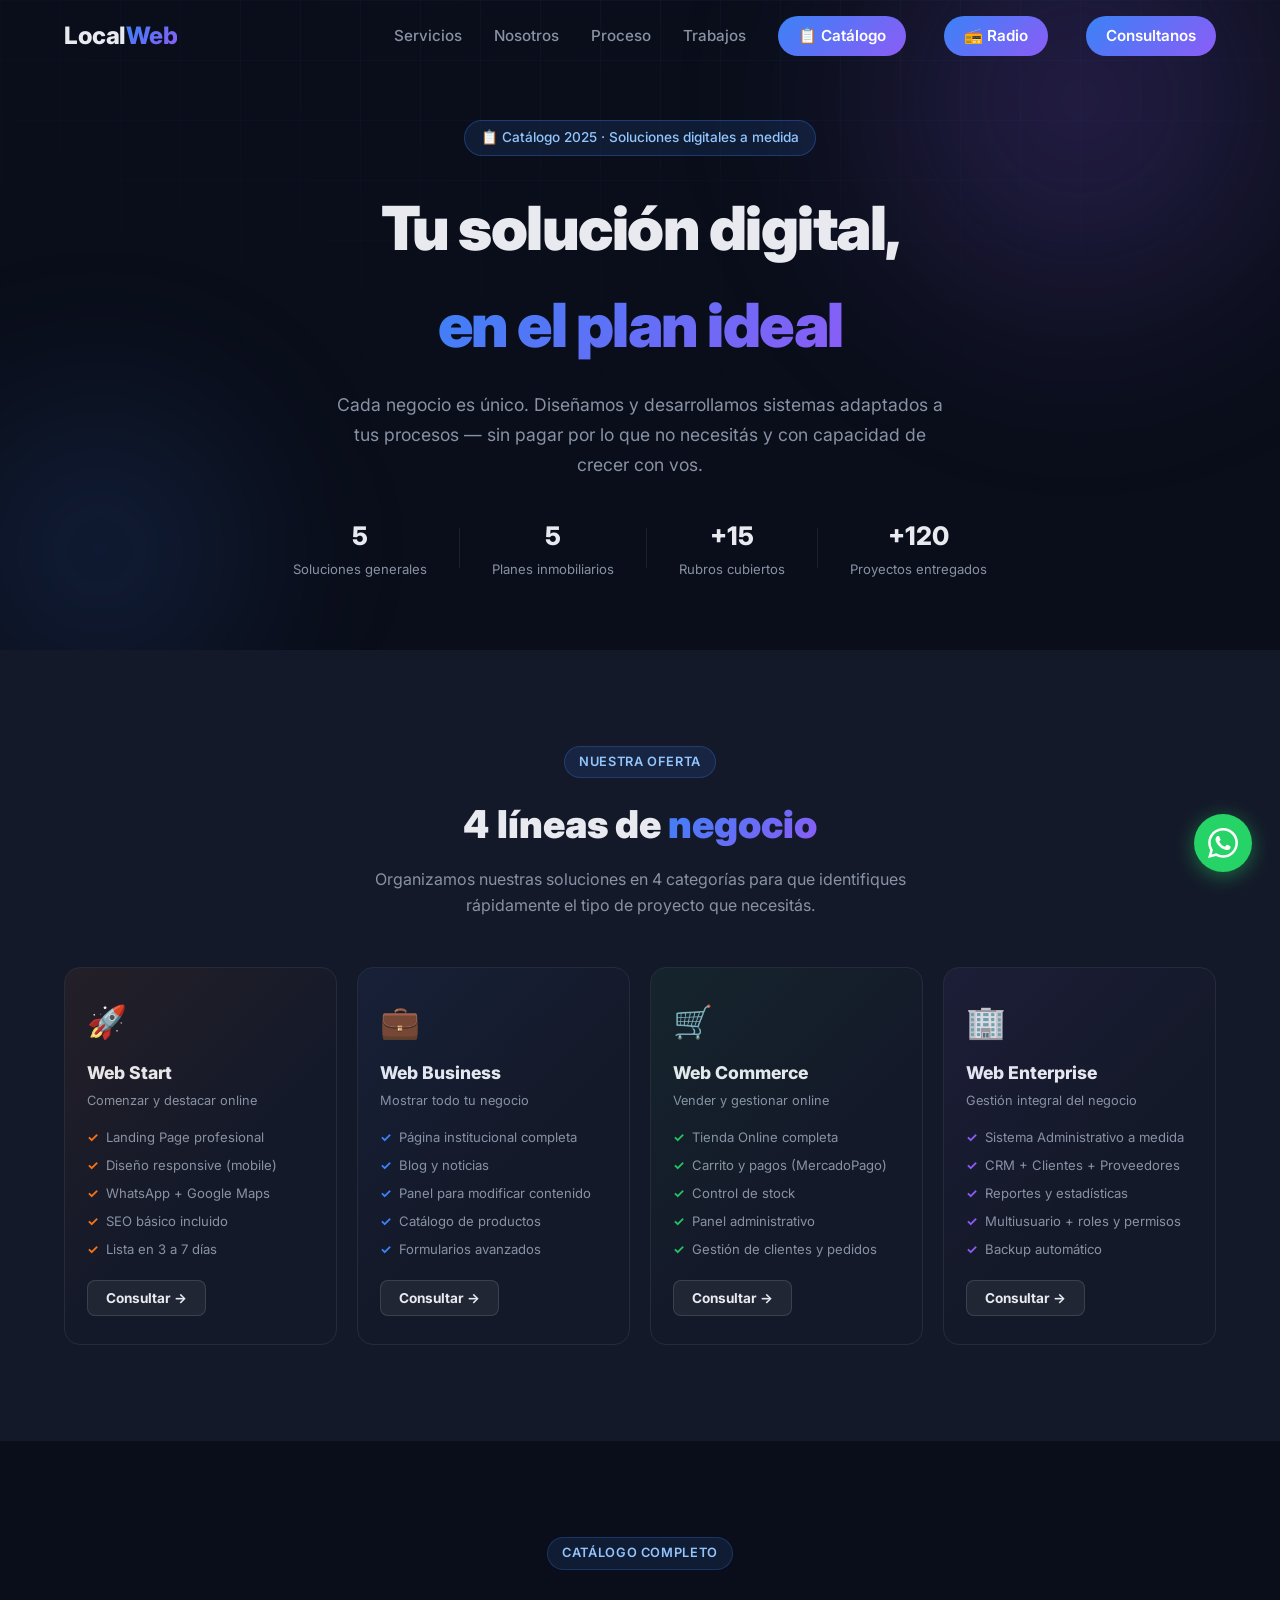
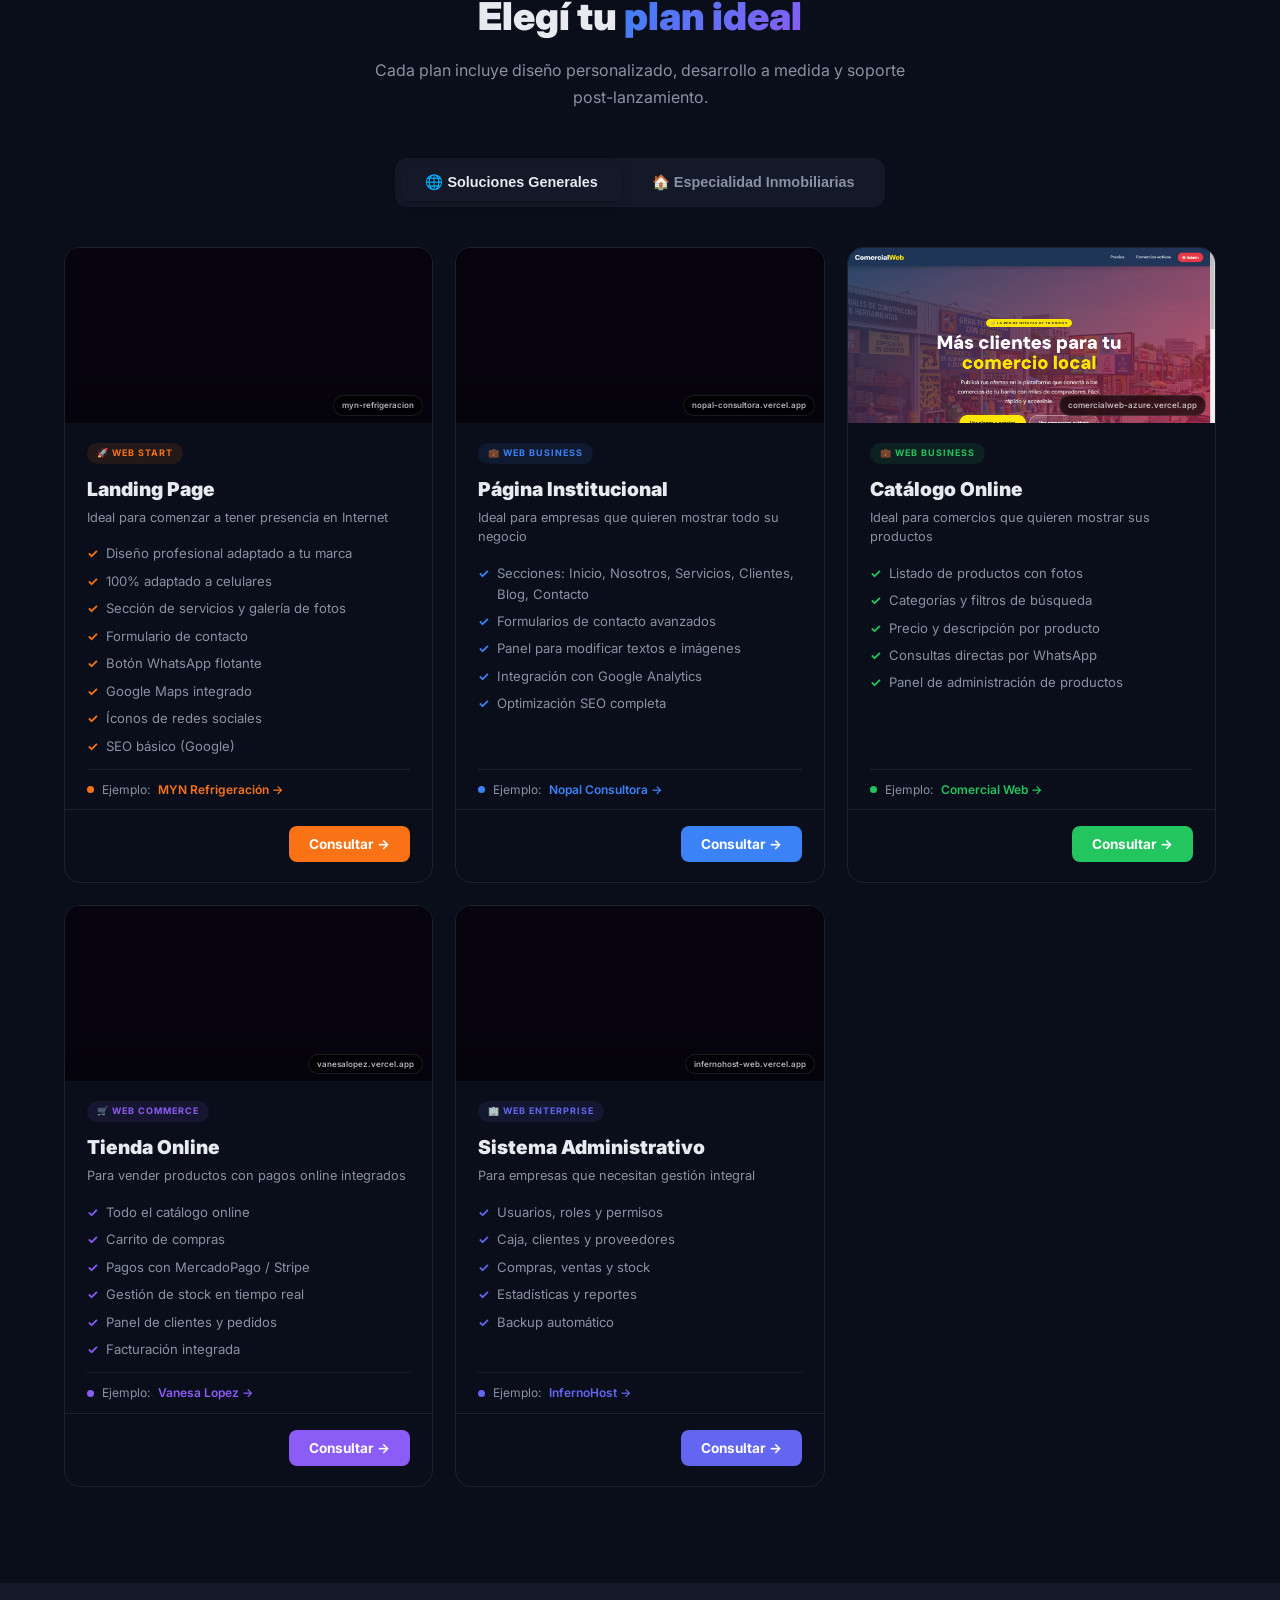
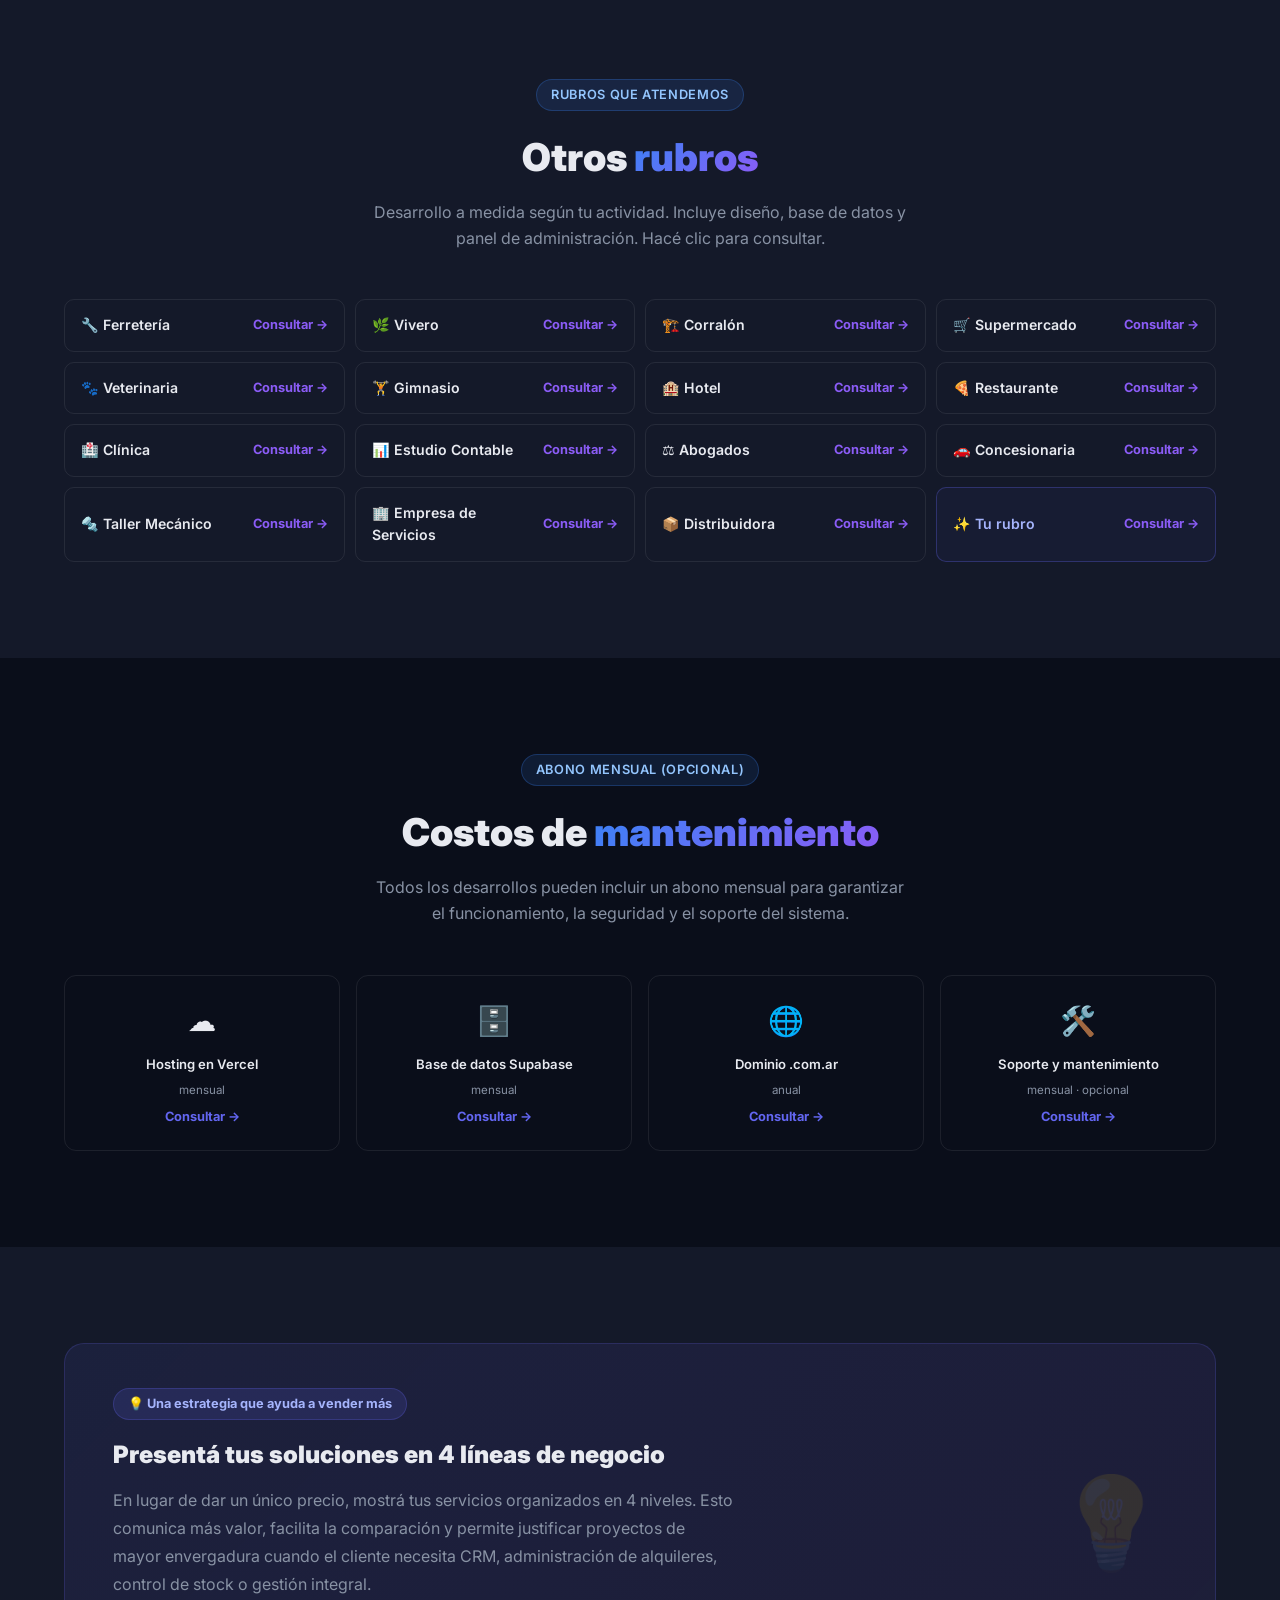
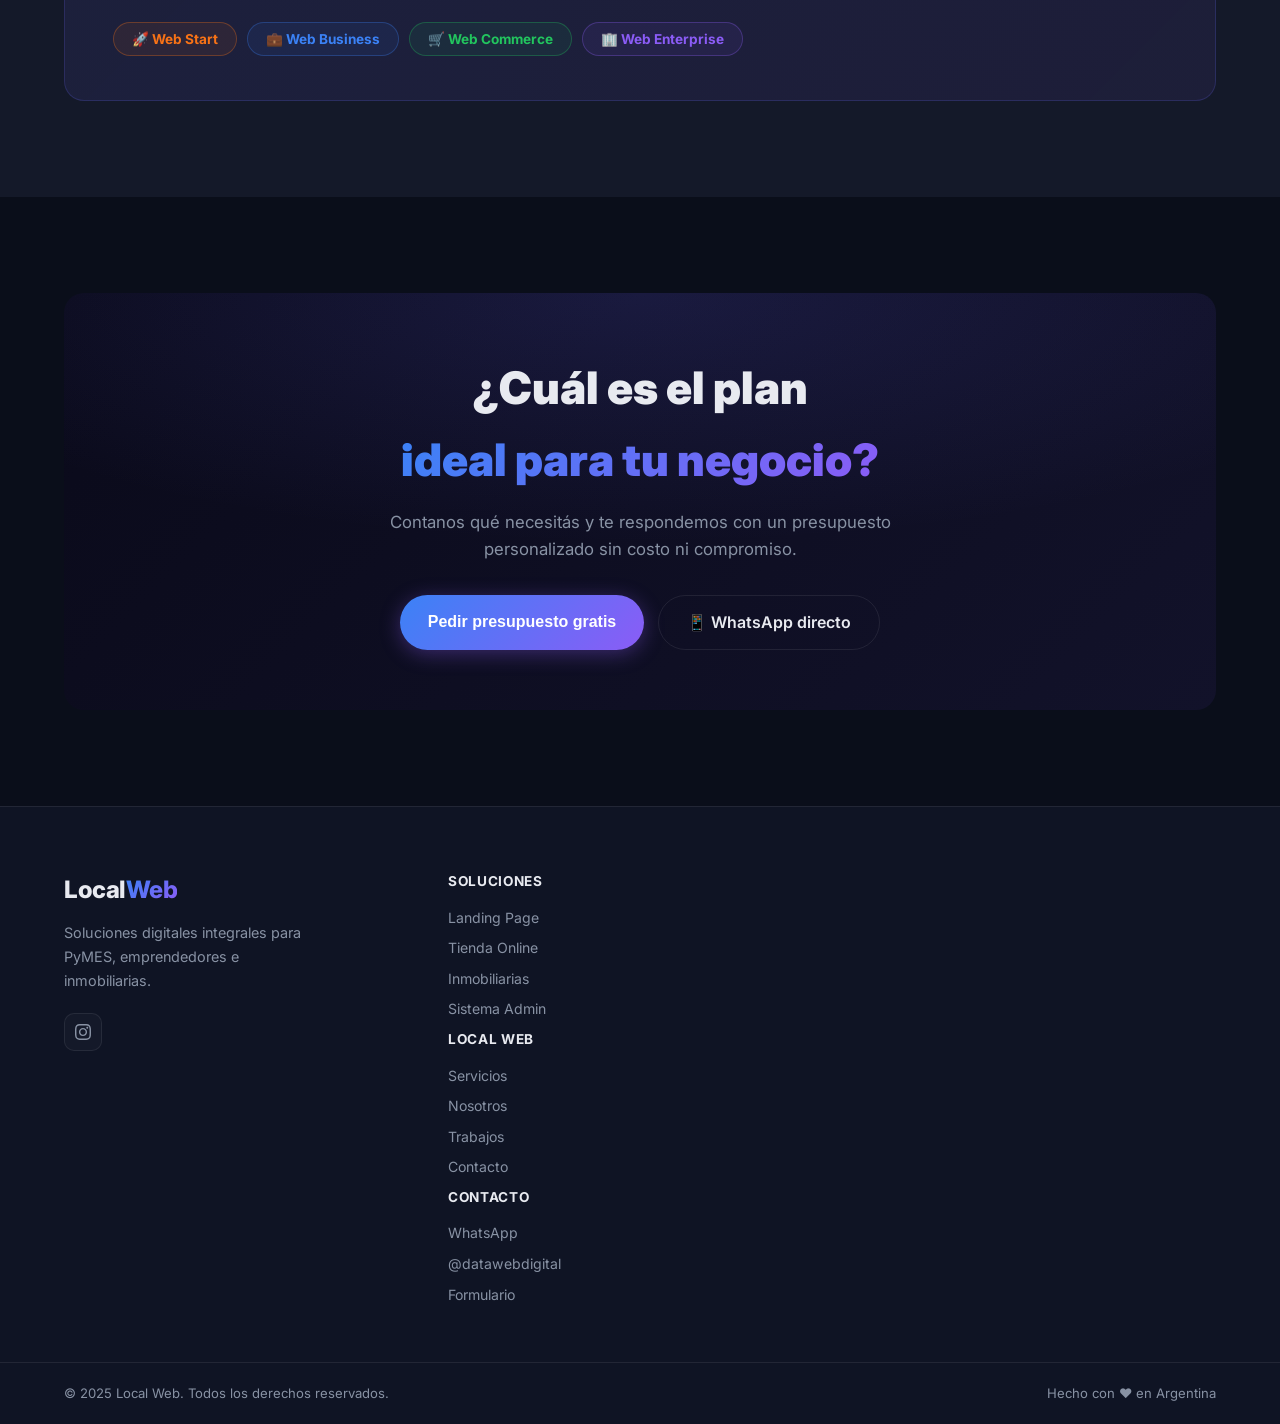
<file: catalogo.html>
<!DOCTYPE html>
<html lang="es">
<head>
  <meta charset="UTF-8" />
  <meta name="viewport" content="width=device-width, initial-scale=1.0" />
  <meta name="description" content="Catálogo completo de soluciones digitales de Local Web — landing pages, tiendas online, sistemas administrativos e inmobiliarias." />
  <title>Catálogo de Soluciones | Local Web</title>
  <link rel="icon" type="image/svg+xml" href="favicon.svg" />
  <link rel="stylesheet" href="styles.css" />
  <link rel="preconnect" href="https://fonts.googleapis.com" />
  <link href="https://fonts.googleapis.com/css2?family=Inter:wght@300;400;500;600;700;800;900&display=swap" rel="stylesheet" />
  <style>
  /* ══ CATÁLOGO ══ */
  .cat-header { text-align:center; margin-bottom:48px; }
  .cat-header h2 { font-size:clamp(1.7rem,3vw,2.4rem); font-weight:900; margin-bottom:10px; }
  .cat-header p { color:var(--text-muted); max-width:540px; margin:0 auto; line-height:1.65; }

  /* Hero */
  .cat-hero { min-height:52vh; display:flex; align-items:center; padding:120px 0 70px; position:relative; overflow:hidden; text-align:center; }
  .cat-hero-inner { position:relative; z-index:1; width:100%; }
  .cat-hero h1 { font-size:clamp(2.2rem,5vw,3.8rem); font-weight:900; letter-spacing:-1.5px; margin-bottom:16px; }
  .cat-hero p { font-size:1.1rem; color:var(--text-muted); max-width:620px; margin:0 auto 36px; line-height:1.7; }
  .cat-hero .hero-stats { justify-content:center; }

  /* 4 Líneas */
  .lineas-grid { display:grid; grid-template-columns:repeat(4,1fr); gap:20px; }
  .linea-card { background:var(--card); border:1px solid var(--border); border-radius:16px; padding:28px 22px; position:relative; overflow:hidden; transition:transform .3s,box-shadow .3s; }
  .linea-card::after { content:''; position:absolute; inset:0; background:linear-gradient(135deg,var(--lc) 0%,transparent 55%); opacity:.07; pointer-events:none; }
  .linea-card:hover { transform:translateY(-5px); box-shadow:0 20px 60px rgba(0,0,0,.35),0 0 0 1px var(--lc); }
  .linea-icon { font-size:2rem; margin-bottom:12px; display:block; }
  .linea-name { font-size:1.1rem; font-weight:800; color:var(--text); margin-bottom:4px; }
  .linea-tagline { font-size:.8rem; color:var(--text-muted); margin-bottom:16px; }
  .linea-feats { list-style:none; padding:0; margin:0 0 20px; display:flex; flex-direction:column; gap:7px; }
  .linea-feats li { font-size:.82rem; color:var(--text-muted); display:flex; align-items:center; gap:7px; }
  .linea-feats li::before { content:'✓'; color:var(--lc); font-weight:700; flex-shrink:0; }
  .linea-consultar { display:inline-flex; align-items:center; gap:6px; background:rgba(255,255,255,.06); border:1px solid rgba(255,255,255,.12); color:var(--text); padding:9px 18px; border-radius:8px; font-size:.85rem; font-weight:700; cursor:pointer; font-family:inherit; transition:all .2s; }
  .linea-consultar:hover { background:var(--lc); border-color:var(--lc); color:#fff; }

  /* Tabs */
  .cat-tabs { display:flex; gap:6px; background:var(--surface); padding:6px; border-radius:12px; width:fit-content; margin:0 auto 40px; }
  .cat-tab { padding:10px 24px; border-radius:8px; font-weight:700; font-size:.9rem; cursor:pointer; border:none; background:transparent; color:var(--text-muted); transition:all .25s; }
  .cat-tab.active { background:var(--card); color:var(--text); box-shadow:0 2px 10px rgba(0,0,0,.25); }
  .cat-pane { display:none; }
  .cat-pane.active { display:block; }

  /* Plan cards */
  .planes-grid { display:grid; grid-template-columns:repeat(auto-fill,minmax(300px,1fr)); gap:22px; }
  .plan-card { background:var(--card); border:1px solid var(--border); border-radius:16px; overflow:hidden; display:flex; flex-direction:column; transition:transform .3s,box-shadow .3s; }
  .plan-card:hover { transform:translateY(-5px); box-shadow:0 24px 60px rgba(0,0,0,.35),0 0 0 1px var(--pc,#6366f1); }

  /* Site preview iframe */
  .plan-mock { height:175px; position:relative; overflow:hidden; background:#07040f; flex-shrink:0; }
  .plan-preview-img { width:100%; height:100%; object-fit:cover; object-position:top; display:block; }
  .site-preview-wrap { position:absolute; inset:0; overflow:hidden; background:#07040f; }
  .site-preview-wrap::after { content:''; position:absolute; inset:0; background:linear-gradient(to bottom,transparent 65%,rgba(0,0,0,.35) 100%); pointer-events:none; z-index:1; }
  .site-preview-frame { position:absolute; top:0; left:0; width:1280px; height:900px; border:none; pointer-events:none; transform-origin:top left; }
  .site-preview-label { position:absolute; bottom:7px; right:9px; z-index:2; background:rgba(0,0,0,.65); backdrop-filter:blur(6px); color:rgba(255,255,255,.7); font-size:8px; font-weight:600; padding:3px 8px; border-radius:20px; border:1px solid rgba(255,255,255,.1); }

  .plan-body { padding:20px 22px 0; flex:1; display:flex; flex-direction:column; }
  .plan-line-tag { display:inline-flex; align-items:center; gap:5px; font-size:9px; font-weight:700; letter-spacing:1px; text-transform:uppercase; padding:3px 10px; border-radius:20px; margin-bottom:10px; width:fit-content; }
  .plan-name { font-size:1.2rem; font-weight:900; color:var(--text); margin-bottom:4px; }
  .plan-ideal { font-size:.8rem; color:var(--text-muted); margin-bottom:16px; line-height:1.5; }
  .plan-feats { list-style:none; padding:0; margin:0; display:flex; flex-direction:column; gap:6px; flex:1; }
  .plan-feats li { font-size:.82rem; color:var(--text-muted); display:flex; align-items:flex-start; gap:8px; }
  .plan-feats li::before { content:'✓'; color:var(--pc,#6366f1); font-weight:700; font-size:.8rem; flex-shrink:0; margin-top:1px; }
  .plan-example { display:flex; align-items:center; gap:8px; padding:10px 0; margin-top:12px; font-size:.75rem; color:var(--text-muted); border-top:1px solid var(--border); }
  .plan-example-dot { width:7px; height:7px; border-radius:50%; background:var(--pc,#6366f1); flex-shrink:0; }
  .plan-footer { padding:16px 22px 20px; border-top:1px solid var(--border); display:flex; align-items:center; justify-content:flex-end; }
  .plan-btn { display:inline-flex; align-items:center; gap:5px; background:var(--pc,#6366f1); color:#fff; padding:10px 20px; border-radius:8px; font-size:.85rem; font-weight:700; cursor:pointer; border:none; font-family:inherit; transition:opacity .2s; }
  .plan-btn:hover { opacity:.85; }

  /* Inmobiliarias */
  .inmo-hero-card { background:linear-gradient(135deg,#001a10,#003020); border-radius:20px; padding:36px 40px; margin-bottom:32px; display:grid; grid-template-columns:1fr 1fr; gap:36px; align-items:center; position:relative; overflow:hidden; }
  .inmo-hero-card h3 { font-size:1.8rem; font-weight:900; color:#fff; margin-bottom:8px; }
  .inmo-hero-card p { color:rgba(255,255,255,.6); font-size:.95rem; line-height:1.65; margin-bottom:14px; }
  .inmo-badge { background:rgba(16,185,129,.15); border:1px solid rgba(16,185,129,.3); color:#34d399; padding:5px 14px; border-radius:30px; font-size:.8rem; font-weight:700; display:inline-block; margin-bottom:12px; }
  .inmo-preview { border-radius:12px; overflow:hidden; position:relative; height:220px; border:1px solid rgba(255,255,255,.08); }
  .inmo-preview-img { width:100%; height:100%; object-fit:cover; object-position:top; display:block; }
  .inmo-preview-label { text-align:center; margin-top:8px; font-size:.73rem; color:rgba(255,255,255,.35); }

  .inmo-grid { display:grid; grid-template-columns:repeat(5,1fr); gap:14px; }
  .inmo-plan { background:var(--card); border:1px solid var(--border); border-radius:12px; padding:20px 16px; position:relative; transition:transform .3s,box-shadow .3s; display:flex; flex-direction:column; }
  .inmo-plan:hover { transform:translateY(-4px); box-shadow:0 16px 40px rgba(0,0,0,.3),0 0 0 1px #10b981; }
  .inmo-plan.featured { border-color:#10b981; box-shadow:0 0 0 1px #10b98130,0 12px 40px rgba(16,185,129,.12); }
  .inmo-badge-pill { position:absolute; top:-9px; left:50%; transform:translateX(-50%); background:#10b981; color:#000; font-size:7px; font-weight:800; padding:2px 8px; border-radius:20px; white-space:nowrap; }
  .inmo-num { font-size:9px; font-weight:700; color:#10b981; letter-spacing:1px; text-transform:uppercase; margin-bottom:5px; }
  .inmo-pname { font-size:.88rem; font-weight:800; color:var(--text); margin-bottom:12px; line-height:1.3; }
  .inmo-feats { list-style:none; padding:0; margin:0 0 14px; flex:1; display:flex; flex-direction:column; gap:5px; }
  .inmo-feats li { font-size:.72rem; color:var(--text-muted); display:flex; align-items:flex-start; gap:5px; }
  .inmo-feats li::before { content:'✓'; color:#10b981; font-weight:700; font-size:.7rem; flex-shrink:0; margin-top:1px; }
  .inmo-feats li.prev { opacity:.45; }
  .inmo-feats li.prev::before { content:'·'; }
  .inmo-consultar { display:block; width:100%; padding:8px; background:rgba(16,185,129,.1); border:1px solid rgba(16,185,129,.25); color:#10b981; border-radius:7px; font-size:.78rem; font-weight:700; cursor:pointer; font-family:inherit; transition:all .2s; text-align:center; margin-top:auto; box-sizing:border-box; }
  .inmo-consultar:hover { background:#10b981; color:#000; }

  /* Otros rubros */
  .rubros-grid { display:grid; grid-template-columns:repeat(4,1fr); gap:10px; }
  .rubro-card { background:var(--card); border:1px solid var(--border); border-radius:10px; padding:14px 16px; display:flex; align-items:center; justify-content:space-between; gap:10px; cursor:pointer; transition:border-color .2s,transform .2s,box-shadow .2s; }
  .rubro-card:hover { border-color:rgba(139,92,246,.5); transform:translateY(-2px); box-shadow:0 8px 24px rgba(0,0,0,.2); }
  .rubro-name { font-size:.88rem; font-weight:600; color:var(--text); display:flex; align-items:center; gap:8px; }
  .rubro-cta { font-size:.8rem; font-weight:700; color:#8b5cf6; white-space:nowrap; }

  /* Costos */
  .costos-grid { display:grid; grid-template-columns:repeat(4,1fr); gap:16px; }
  .costo-card { background:var(--card); border:1px solid var(--border); border-radius:12px; padding:22px 20px; text-align:center; transition:transform .3s; cursor:pointer; }
  .costo-card:hover { transform:translateY(-3px); border-color:rgba(99,102,241,.3); }
  .costo-icon { font-size:1.8rem; margin-bottom:10px; }
  .costo-name { font-size:.82rem; font-weight:600; color:var(--text); margin-bottom:6px; }
  .costo-period { font-size:.72rem; color:var(--text-muted); }
  .costo-cta { font-size:.8rem; font-weight:700; color:#6366f1; margin-top:8px; }

  /* Estrategia */
  .estrategia-wrap { background:linear-gradient(135deg,rgba(99,102,241,.1),rgba(139,92,246,.08)); border:1px solid rgba(99,102,241,.2); border-radius:20px; padding:44px 48px; position:relative; overflow:hidden; }
  .estrategia-wrap::after { content:'💡'; position:absolute; right:48px; top:50%; transform:translateY(-50%); font-size:90px; opacity:.1; pointer-events:none; }
  .estrategia-badge { background:rgba(99,102,241,.15); border:1px solid rgba(99,102,241,.25); color:#a5b4fc; padding:5px 14px; border-radius:30px; font-size:.8rem; font-weight:700; display:inline-block; margin-bottom:16px; }
  .estrategia-wrap h3 { font-size:1.5rem; font-weight:900; margin-bottom:12px; }
  .estrategia-wrap p { color:var(--text-muted); line-height:1.75; max-width:620px; margin-bottom:24px; }
  .lineas-chips { display:flex; gap:10px; flex-wrap:wrap; }
  .lchip { padding:8px 18px; border-radius:30px; font-size:.85rem; font-weight:700; border:1px solid; transition:transform .2s; cursor:pointer; font-family:inherit; background:transparent; }
  .lchip:hover { transform:translateY(-2px); }

  /* CTA */
  .cat-cta { background:linear-gradient(135deg,#0a0a1a,#12122a); border-radius:20px; padding:60px 48px; text-align:center; position:relative; overflow:hidden; }
  .cat-cta::before { content:''; position:absolute; inset:0; background:radial-gradient(ellipse 70% 60% at 50% 0%,rgba(99,102,241,.15),transparent); }
  .cat-cta h2 { font-size:clamp(1.8rem,4vw,2.8rem); font-weight:900; margin-bottom:12px; position:relative; }
  .cat-cta p { color:var(--text-muted); font-size:1.05rem; max-width:520px; margin:0 auto 32px; position:relative; }
  .cta-btns { display:flex; gap:14px; justify-content:center; flex-wrap:wrap; position:relative; }

  /* ══ MODAL CONSULTA ══ */
  .consult-modal { position:fixed; inset:0; z-index:99999; display:flex; align-items:center; justify-content:center; padding:20px; opacity:0; pointer-events:none; transition:opacity .25s ease; }
  .consult-modal.open { opacity:1; pointer-events:auto; }
  .consult-backdrop { position:absolute; inset:0; background:rgba(0,0,0,.8); backdrop-filter:blur(5px); }
  .consult-box { position:relative; z-index:1; background:#111827; border:1px solid rgba(255,255,255,.1); border-radius:20px; padding:36px 32px 32px; width:100%; max-width:460px; box-shadow:0 40px 100px rgba(0,0,0,.7); transform:translateY(16px) scale(.97); transition:transform .3s ease; }
  .consult-modal.open .consult-box { transform:translateY(0) scale(1); }
  .consult-close { position:absolute; top:14px; right:14px; background:rgba(255,255,255,.07); border:1px solid rgba(255,255,255,.1); color:rgba(255,255,255,.5); width:32px; height:32px; border-radius:50%; cursor:pointer; font-size:15px; display:flex; align-items:center; justify-content:center; transition:all .2s; padding:0; }
  .consult-close:hover { background:rgba(255,255,255,.14); color:#fff; }
  .consult-wa-icon { width:44px; height:44px; background:linear-gradient(135deg,#25d366,#128c7e); border-radius:12px; display:flex; align-items:center; justify-content:center; margin-bottom:14px; }
  .consult-wa-icon svg { width:26px; height:26px; fill:#fff; }
  .consult-title { font-size:1.2rem; font-weight:900; color:#fff; margin-bottom:4px; }
  .consult-title em { font-style:normal; color:#22c55e; }
  .consult-sub { font-size:.82rem; color:rgba(255,255,255,.45); margin-bottom:24px; }
  .cform-group { margin-bottom:16px; }
  .cform-label { display:block; font-size:.75rem; font-weight:600; color:rgba(255,255,255,.5); margin-bottom:6px; letter-spacing:.3px; text-transform:uppercase; }
  .cform-input { width:100%; padding:11px 14px; background:rgba(255,255,255,.06); border:1px solid rgba(255,255,255,.1); border-radius:9px; color:#fff; font-size:.95rem; font-family:inherit; transition:border-color .2s,box-shadow .2s; box-sizing:border-box; }
  .cform-input:focus { outline:none; border-color:#22c55e; box-shadow:0 0 0 3px rgba(34,197,94,.12); }
  .cform-input::placeholder { color:rgba(255,255,255,.22); }
  .phone-row { display:flex; gap:8px; }
  .country-sel { padding:11px 8px; background:rgba(255,255,255,.06); border:1px solid rgba(255,255,255,.1); border-radius:9px; color:#fff; font-size:.82rem; font-family:inherit; cursor:pointer; width:130px; flex-shrink:0; }
  .country-sel:focus { outline:none; border-color:#22c55e; }
  .country-sel option { background:#111827; }
  .area-inp { width:78px !important; flex-shrink:0; text-align:center; }
  .num-inp { flex:1; min-width:0; }
  .phone-hint { font-size:.7rem; color:rgba(255,255,255,.28); margin-top:5px; display:block; }
  .cform-error { background:rgba(239,68,68,.1); border:1px solid rgba(239,68,68,.25); color:#fca5a5; border-radius:8px; padding:10px 14px; font-size:.82rem; margin-bottom:14px; display:none; }
  .btn-wa-send { width:100%; padding:14px; background:linear-gradient(135deg,#25d366,#128c7e); color:#fff; border:none; border-radius:10px; font-size:1rem; font-weight:700; cursor:pointer; display:flex; align-items:center; justify-content:center; gap:10px; transition:opacity .2s,transform .15s; font-family:inherit; margin-top:6px; }
  .btn-wa-send:hover { opacity:.92; transform:translateY(-1px); }

  /* Responsive */
  @media (max-width:1100px) { .inmo-grid { grid-template-columns:repeat(3,1fr); } }
  @media (max-width:960px) {
    .lineas-grid { grid-template-columns:1fr 1fr; }
    .planes-grid { grid-template-columns:1fr 1fr; }
    .costos-grid { grid-template-columns:1fr 1fr; }
    .rubros-grid { grid-template-columns:1fr 1fr; }
    .inmo-grid { grid-template-columns:1fr 1fr; }
    .inmo-hero-card { grid-template-columns:1fr; }
    .estrategia-wrap { padding:28px; }
    .estrategia-wrap::after { display:none; }
    .cat-cta { padding:40px 24px; }
  }
  @media (max-width:600px) {
    .lineas-grid { grid-template-columns:1fr; }
    .planes-grid { grid-template-columns:1fr; }
    .costos-grid { grid-template-columns:1fr 1fr; }
    .rubros-grid { grid-template-columns:1fr 1fr; }
    .inmo-grid { grid-template-columns:1fr; }
    .cat-tabs { flex-direction:column; width:100%; }
    .cat-tab { text-align:center; }
    .consult-box { padding:28px 20px 24px; }
    .phone-row { flex-wrap:wrap; }
    .country-sel { width:100%; }
  }
  </style>
</head>
<body>

  <!-- NAVBAR -->
  <header class="navbar" id="navbar">
    <div class="container nav-inner">
      <a href="/" class="logo">
        <span class="logo-total">Local</span><span class="logo-web">Web</span>
      </a>
      <nav class="nav-links" id="navLinks">
        <a href="/#servicios">Servicios</a>
        <a href="/#nosotros">Nosotros</a>
        <a href="/#proceso">Proceso</a>
        <a href="/#clientes">Trabajos</a>
        <a href="/catalogo" class="btn-nav" style="background:linear-gradient(135deg,#10b981,#059669);margin-right:6px">📋 Catálogo</a>
        <a href="/radios" class="btn-nav" style="background:linear-gradient(135deg,#6366f1,#8b5cf6);margin-right:6px">📻 Radio</a>
        <a href="/#consulta" class="btn-nav">Consultanos</a>
      </nav>
      <button class="hamburger" id="hamburger" aria-label="Menú">
        <span></span><span></span><span></span>
      </button>
    </div>
  </header>

  <!-- HERO -->
  <section class="cat-hero">
    <div class="hero-bg">
      <div class="hero-orb orb1"></div>
      <div class="hero-orb orb2"></div>
      <div class="hero-grid"></div>
    </div>
    <div class="container cat-hero-inner">
      <span class="hero-badge">📋 Catálogo 2025 · Soluciones digitales a medida</span>
      <h1>Tu solución digital,<br><span class="gradient-text">en el plan ideal</span></h1>
      <p>Cada negocio es único. Diseñamos y desarrollamos sistemas adaptados a tus procesos — sin pagar por lo que no necesitás y con capacidad de crecer con vos.</p>
      <div class="hero-stats">
        <div class="stat"><strong>5</strong><span>Soluciones generales</span></div>
        <div class="stat-divider"></div>
        <div class="stat"><strong>5</strong><span>Planes inmobiliarios</span></div>
        <div class="stat-divider"></div>
        <div class="stat"><strong>+15</strong><span>Rubros cubiertos</span></div>
        <div class="stat-divider"></div>
        <div class="stat"><strong>+120</strong><span>Proyectos entregados</span></div>
      </div>
    </div>
  </section>

  <!-- 4 LÍNEAS -->
  <section class="section" style="background:var(--surface)">
    <div class="container">
      <div class="cat-header">
        <span class="section-tag">Nuestra oferta</span>
        <h2>4 líneas de <span class="gradient-text">negocio</span></h2>
        <p>Organizamos nuestras soluciones en 4 categorías para que identifiques rápidamente el tipo de proyecto que necesitás.</p>
      </div>
      <div class="lineas-grid">

        <div class="linea-card" style="--lc:#f97316">
          <span class="linea-icon">🚀</span>
          <div class="linea-name">Web Start</div>
          <div class="linea-tagline">Comenzar y destacar online</div>
          <ul class="linea-feats">
            <li>Landing Page profesional</li>
            <li>Diseño responsive (mobile)</li>
            <li>WhatsApp + Google Maps</li>
            <li>SEO básico incluido</li>
            <li>Lista en 3 a 7 días</li>
          </ul>
          <button class="linea-consultar" onclick="openConsult('Web Start — Landing Page')">Consultar →</button>
        </div>

        <div class="linea-card" style="--lc:#3b82f6">
          <span class="linea-icon">💼</span>
          <div class="linea-name">Web Business</div>
          <div class="linea-tagline">Mostrar todo tu negocio</div>
          <ul class="linea-feats">
            <li>Página institucional completa</li>
            <li>Blog y noticias</li>
            <li>Panel para modificar contenido</li>
            <li>Catálogo de productos</li>
            <li>Formularios avanzados</li>
          </ul>
          <button class="linea-consultar" onclick="openConsult('Web Business — Página Institucional')">Consultar →</button>
        </div>

        <div class="linea-card" style="--lc:#22c55e">
          <span class="linea-icon">🛒</span>
          <div class="linea-name">Web Commerce</div>
          <div class="linea-tagline">Vender y gestionar online</div>
          <ul class="linea-feats">
            <li>Tienda Online completa</li>
            <li>Carrito y pagos (MercadoPago)</li>
            <li>Control de stock</li>
            <li>Panel administrativo</li>
            <li>Gestión de clientes y pedidos</li>
          </ul>
          <button class="linea-consultar" onclick="openConsult('Web Commerce — Tienda Online')">Consultar →</button>
        </div>

        <div class="linea-card" style="--lc:#8b5cf6">
          <span class="linea-icon">🏢</span>
          <div class="linea-name">Web Enterprise</div>
          <div class="linea-tagline">Gestión integral del negocio</div>
          <ul class="linea-feats">
            <li>Sistema Administrativo a medida</li>
            <li>CRM + Clientes + Proveedores</li>
            <li>Reportes y estadísticas</li>
            <li>Multiusuario + roles y permisos</li>
            <li>Backup automático</li>
          </ul>
          <button class="linea-consultar" onclick="openConsult('Web Enterprise — Sistema Administrativo')">Consultar →</button>
        </div>

      </div>
    </div>
  </section>

  <!-- PLANES DETALLADOS -->
  <section class="section" id="planes">
    <div class="container">
      <div class="cat-header">
        <span class="section-tag">Catálogo completo</span>
        <h2>Elegí tu <span class="gradient-text">plan ideal</span></h2>
        <p>Cada plan incluye diseño personalizado, desarrollo a medida y soporte post-lanzamiento.</p>
      </div>

      <div class="cat-tabs">
        <button class="cat-tab active" data-tab="general">🌐 Soluciones Generales</button>
        <button class="cat-tab" data-tab="inmobiliarias">🏠 Especialidad Inmobiliarias</button>
      </div>

      <!-- TAB GENERAL -->
      <div class="cat-pane active" id="tab-general">
        <div class="planes-grid">

          <!-- Landing Page -->
          <div class="plan-card" style="--pc:#f97316">
            <div class="plan-mock">
              <div class="site-preview-wrap">
                <iframe src="https://dataweb76-sys.github.io/myn-refrigeracion/"
                        class="site-preview-frame" scrolling="no" loading="lazy"
                        title="MYN Refrigeración"></iframe>
              </div>
              <div class="site-preview-label">myn-refrigeracion</div>
            </div>
            <div class="plan-body">
              <div class="plan-line-tag" style="background:rgba(249,115,22,.1);color:#f97316">🚀 Web Start</div>
              <div class="plan-name">Landing Page</div>
              <div class="plan-ideal">Ideal para comenzar a tener presencia en Internet</div>
              <ul class="plan-feats">
                <li>Diseño profesional adaptado a tu marca</li>
                <li>100% adaptado a celulares</li>
                <li>Sección de servicios y galería de fotos</li>
                <li>Formulario de contacto</li>
                <li>Botón WhatsApp flotante</li>
                <li>Google Maps integrado</li>
                <li>Íconos de redes sociales</li>
                <li>SEO básico (Google)</li>
              </ul>
              <div class="plan-example">
                <div class="plan-example-dot"></div>
                Ejemplo: <a href="https://dataweb76-sys.github.io/myn-refrigeracion/" target="_blank" rel="noopener" style="color:var(--pc);text-decoration:none;font-weight:600">MYN Refrigeración →</a>
              </div>
            </div>
            <div class="plan-footer">
              <button class="plan-btn" onclick="openConsult('Landing Page')">Consultar →</button>
            </div>
          </div>

          <!-- Página Institucional -->
          <div class="plan-card" style="--pc:#3b82f6">
            <div class="plan-mock">
              <div class="site-preview-wrap">
                <iframe src="https://nopal-consultora.vercel.app/"
                        class="site-preview-frame" scrolling="no" loading="lazy"
                        title="Nopal Consultora"></iframe>
              </div>
              <div class="site-preview-label">nopal-consultora.vercel.app</div>
            </div>
            <div class="plan-body">
              <div class="plan-line-tag" style="background:rgba(59,130,246,.1);color:#3b82f6">💼 Web Business</div>
              <div class="plan-name">Página Institucional</div>
              <div class="plan-ideal">Ideal para empresas que quieren mostrar todo su negocio</div>
              <ul class="plan-feats">
                <li>Secciones: Inicio, Nosotros, Servicios, Clientes, Blog, Contacto</li>
                <li>Formularios de contacto avanzados</li>
                <li>Panel para modificar textos e imágenes</li>
                <li>Integración con Google Analytics</li>
                <li>Optimización SEO completa</li>
              </ul>
              <div class="plan-example">
                <div class="plan-example-dot"></div>
                Ejemplo: <a href="https://nopal-consultora.vercel.app/" target="_blank" rel="noopener" style="color:var(--pc);text-decoration:none;font-weight:600">Nopal Consultora →</a>
              </div>
            </div>
            <div class="plan-footer">
              <button class="plan-btn" onclick="openConsult('Página Institucional')">Consultar →</button>
            </div>
          </div>

          <!-- Catálogo Online -->
          <div class="plan-card" style="--pc:#22c55e">
            <div class="plan-mock">
              <img src="comercialweb-preview.png" alt="ComercialWeb" class="plan-preview-img" />
              <div class="site-preview-label">comercialweb-azure.vercel.app</div>
            </div>
            <div class="plan-body">
              <div class="plan-line-tag" style="background:rgba(34,197,94,.1);color:#22c55e">💼 Web Business</div>
              <div class="plan-name">Catálogo Online</div>
              <div class="plan-ideal">Ideal para comercios que quieren mostrar sus productos</div>
              <ul class="plan-feats">
                <li>Listado de productos con fotos</li>
                <li>Categorías y filtros de búsqueda</li>
                <li>Precio y descripción por producto</li>
                <li>Consultas directas por WhatsApp</li>
                <li>Panel de administración de productos</li>
              </ul>
              <div class="plan-example">
                <div class="plan-example-dot"></div>
                Ejemplo: <a href="https://comercialweb-azure.vercel.app/" target="_blank" rel="noopener" style="color:var(--pc);text-decoration:none;font-weight:600">Comercial Web →</a>
              </div>
            </div>
            <div class="plan-footer">
              <button class="plan-btn" onclick="openConsult('Catálogo Online')">Consultar →</button>
            </div>
          </div>

          <!-- Tienda Online -->
          <div class="plan-card" style="--pc:#8b5cf6">
            <div class="plan-mock">
              <div class="site-preview-wrap">
                <iframe src="https://vanesalopez.vercel.app/"
                        class="site-preview-frame" scrolling="no" loading="lazy"
                        title="Vanesa Lopez"></iframe>
              </div>
              <div class="site-preview-label">vanesalopez.vercel.app</div>
            </div>
            <div class="plan-body">
              <div class="plan-line-tag" style="background:rgba(139,92,246,.1);color:#8b5cf6">🛒 Web Commerce</div>
              <div class="plan-name">Tienda Online</div>
              <div class="plan-ideal">Para vender productos con pagos online integrados</div>
              <ul class="plan-feats">
                <li>Todo el catálogo online</li>
                <li>Carrito de compras</li>
                <li>Pagos con MercadoPago / Stripe</li>
                <li>Gestión de stock en tiempo real</li>
                <li>Panel de clientes y pedidos</li>
                <li>Facturación integrada</li>
              </ul>
              <div class="plan-example">
                <div class="plan-example-dot"></div>
                Ejemplo: <a href="https://vanesalopez.vercel.app/" target="_blank" rel="noopener" style="color:var(--pc);text-decoration:none;font-weight:600">Vanesa Lopez →</a>
              </div>
            </div>
            <div class="plan-footer">
              <button class="plan-btn" onclick="openConsult('Tienda Online')">Consultar →</button>
            </div>
          </div>

          <!-- Sistema Admin / Host Juegos -->
          <div class="plan-card" style="--pc:#6366f1">
            <div class="plan-mock">
              <div class="site-preview-wrap">
                <iframe src="https://infernohost-web.vercel.app/"
                        class="site-preview-frame" scrolling="no" loading="lazy"
                        title="InfernoHost"></iframe>
              </div>
              <div class="site-preview-label">infernohost-web.vercel.app</div>
            </div>
            <div class="plan-body">
              <div class="plan-line-tag" style="background:rgba(99,102,241,.1);color:#6366f1">🏢 Web Enterprise</div>
              <div class="plan-name">Sistema Administrativo</div>
              <div class="plan-ideal">Para empresas que necesitan gestión integral</div>
              <ul class="plan-feats">
                <li>Usuarios, roles y permisos</li>
                <li>Caja, clientes y proveedores</li>
                <li>Compras, ventas y stock</li>
                <li>Estadísticas y reportes</li>
                <li>Backup automático</li>
              </ul>
              <div class="plan-example">
                <div class="plan-example-dot"></div>
                Ejemplo: <a href="https://infernohost-web.vercel.app/" target="_blank" rel="noopener" style="color:var(--pc);text-decoration:none;font-weight:600">InfernoHost →</a>
              </div>
            </div>
            <div class="plan-footer">
              <button class="plan-btn" onclick="openConsult('Sistema Administrativo')">Consultar →</button>
            </div>
          </div>

        </div>
      </div>

      <!-- TAB INMOBILIARIAS -->
      <div class="cat-pane" id="tab-inmobiliarias">

        <div class="inmo-hero-card">
          <div>
            <div class="inmo-badge">🏠 Especialidad Local Web</div>
            <h3>Sistemas para Inmobiliarias</h3>
            <p>Desde una simple página de presentación hasta un ERP inmobiliario completo con gestión de alquileres, ventas, CRM, contratos, firma digital y app móvil.</p>
            <button class="linea-consultar" style="--lc:#10b981" onclick="openConsult('Sistema Inmobiliario')">Consultar →</button>
          </div>
          <div>
            <div class="inmo-preview">
              <img src="pinogalant-propiedades.png" alt="Pino Galant — Propiedades" class="inmo-preview-img" />
            </div>
            <div class="inmo-preview-label">📍 Ejemplo real: <a href="https://www.pinogalant.com.ar" target="_blank" rel="noopener" style="color:rgba(255,255,255,.5);text-decoration:none">pinogalant.com.ar →</a></div>
          </div>
        </div>

        <div class="inmo-grid">

          <div class="inmo-plan">
            <div class="inmo-num">Plan 1</div>
            <div class="inmo-pname">Presencia Web</div>
            <ul class="inmo-feats">
              <li>Inicio, Empresa, Contacto</li>
              <li>Listado básico de propiedades</li>
              <li>Fotos y ubicación</li>
              <li>WhatsApp integrado</li>
              <li class="prev">Sin administración propia</li>
            </ul>
            <button class="inmo-consultar" onclick="openConsult('Inmobiliaria — Plan 1: Presencia Web')">Consultar →</button>
          </div>

          <div class="inmo-plan featured">
            <div class="inmo-badge-pill">⭐ Más elegido</div>
            <div class="inmo-num">Plan 2</div>
            <div class="inmo-pname">Catálogo de Propiedades</div>
            <ul class="inmo-feats">
              <li>Todo el Plan 1</li>
              <li>Alta, baja y modificación de propiedades</li>
              <li>Fotos ilimitadas + videos</li>
              <li>Propiedades destacadas</li>
              <li>Filtros y buscador avanzado</li>
              <li>Administración de propiedades</li>
            </ul>
            <button class="inmo-consultar" onclick="openConsult('Inmobiliaria — Plan 2: Catálogo de Propiedades')">Consultar →</button>
          </div>

          <div class="inmo-plan">
            <div class="inmo-num">Plan 3</div>
            <div class="inmo-pname">Gestión Comercial</div>
            <ul class="inmo-feats">
              <li>Todo el Plan 2</li>
              <li>CRM de clientes y consultas</li>
              <li>Agenda de visitas</li>
              <li>Múltiples agentes</li>
              <li>Tasaciones y seguimiento</li>
              <li>Reservas y documentación</li>
            </ul>
            <button class="inmo-consultar" onclick="openConsult('Inmobiliaria — Plan 3: Gestión Comercial')">Consultar →</button>
          </div>

          <div class="inmo-plan">
            <div class="inmo-num">Plan 4</div>
            <div class="inmo-pname">Gestión de Alquileres</div>
            <ul class="inmo-feats">
              <li>Todo el Plan 3</li>
              <li>Contratos y vencimientos</li>
              <li>Cobros, deudas y caja</li>
              <li>Inquilinos y propietarios</li>
              <li>Liquidaciones y comisiones</li>
              <li>Avisos automáticos</li>
            </ul>
            <button class="inmo-consultar" onclick="openConsult('Inmobiliaria — Plan 4: Gestión de Alquileres')">Consultar →</button>
          </div>

          <div class="inmo-plan" style="border-color:rgba(99,102,241,.3)">
            <div class="inmo-num" style="color:#818cf8">Plan 5</div>
            <div class="inmo-pname">ERP Inmobiliario</div>
            <ul class="inmo-feats">
              <li>Sistema completo integrado</li>
              <li>Caja, bancos y facturación</li>
              <li>Contratos + firma digital</li>
              <li>CRM + agenda + recordatorios</li>
              <li>Panel propietarios e inquilinos</li>
              <li>App móvil incluida</li>
              <li>Multiusuario + auditoría</li>
            </ul>
            <button class="inmo-consultar" style="border-color:rgba(99,102,241,.3);color:#818cf8" onclick="openConsult('Inmobiliaria — Plan 5: ERP Completo')">Consultar →</button>
          </div>

        </div>
      </div>

    </div>
  </section>

  <!-- OTROS RUBROS -->
  <section class="section" style="background:var(--surface)">
    <div class="container">
      <div class="cat-header">
        <span class="section-tag">Rubros que atendemos</span>
        <h2>Otros <span class="gradient-text">rubros</span></h2>
        <p>Desarrollo a medida según tu actividad. Incluye diseño, base de datos y panel de administración. Hacé clic para consultar.</p>
      </div>
      <div class="rubros-grid">
        <div class="rubro-card" onclick="openConsult('Ferretería')"><div class="rubro-name">🔧 Ferretería</div><div class="rubro-cta">Consultar →</div></div>
        <div class="rubro-card" onclick="openConsult('Vivero')"><div class="rubro-name">🌿 Vivero</div><div class="rubro-cta">Consultar →</div></div>
        <div class="rubro-card" onclick="openConsult('Corralón')"><div class="rubro-name">🏗️ Corralón</div><div class="rubro-cta">Consultar →</div></div>
        <div class="rubro-card" onclick="openConsult('Supermercado')"><div class="rubro-name">🛒 Supermercado</div><div class="rubro-cta">Consultar →</div></div>
        <div class="rubro-card" onclick="openConsult('Veterinaria')"><div class="rubro-name">🐾 Veterinaria</div><div class="rubro-cta">Consultar →</div></div>
        <div class="rubro-card" onclick="openConsult('Gimnasio')"><div class="rubro-name">🏋️ Gimnasio</div><div class="rubro-cta">Consultar →</div></div>
        <div class="rubro-card" onclick="openConsult('Hotel')"><div class="rubro-name">🏨 Hotel</div><div class="rubro-cta">Consultar →</div></div>
        <div class="rubro-card" onclick="openConsult('Restaurante / Delivery')"><div class="rubro-name">🍕 Restaurante</div><div class="rubro-cta">Consultar →</div></div>
        <div class="rubro-card" onclick="openConsult('Clínica / Salud')"><div class="rubro-name">🏥 Clínica</div><div class="rubro-cta">Consultar →</div></div>
        <div class="rubro-card" onclick="openConsult('Estudio Contable')"><div class="rubro-name">📊 Estudio Contable</div><div class="rubro-cta">Consultar →</div></div>
        <div class="rubro-card" onclick="openConsult('Estudio de Abogados')"><div class="rubro-name">⚖️ Abogados</div><div class="rubro-cta">Consultar →</div></div>
        <div class="rubro-card" onclick="openConsult('Concesionaria')"><div class="rubro-name">🚗 Concesionaria</div><div class="rubro-cta">Consultar →</div></div>
        <div class="rubro-card" onclick="openConsult('Taller Mecánico')"><div class="rubro-name">🔩 Taller Mecánico</div><div class="rubro-cta">Consultar →</div></div>
        <div class="rubro-card" onclick="openConsult('Empresa de Servicios')"><div class="rubro-name">🏢 Empresa de Servicios</div><div class="rubro-cta">Consultar →</div></div>
        <div class="rubro-card" onclick="openConsult('Distribuidora')"><div class="rubro-name">📦 Distribuidora</div><div class="rubro-cta">Consultar →</div></div>
        <div class="rubro-card" style="border-color:rgba(99,102,241,.3);background:rgba(99,102,241,.05)" onclick="openConsult('Mi rubro (a definir)')">
          <div class="rubro-name" style="color:#a5b4fc">✨ Tu rubro</div>
          <div class="rubro-cta">Consultar →</div>
        </div>
      </div>
    </div>
  </section>

  <!-- COSTOS MENSUALES -->
  <section class="section">
    <div class="container">
      <div class="cat-header">
        <span class="section-tag">Abono mensual (opcional)</span>
        <h2>Costos de <span class="gradient-text">mantenimiento</span></h2>
        <p>Todos los desarrollos pueden incluir un abono mensual para garantizar el funcionamiento, la seguridad y el soporte del sistema.</p>
      </div>
      <div class="costos-grid">
        <div class="costo-card" onclick="openConsult('Hosting en Vercel')">
          <div class="costo-icon">☁️</div>
          <div class="costo-name">Hosting en Vercel</div>
          <div class="costo-period">mensual</div>
          <div class="costo-cta">Consultar →</div>
        </div>
        <div class="costo-card" onclick="openConsult('Base de datos Supabase')">
          <div class="costo-icon">🗄️</div>
          <div class="costo-name">Base de datos Supabase</div>
          <div class="costo-period">mensual</div>
          <div class="costo-cta">Consultar →</div>
        </div>
        <div class="costo-card" onclick="openConsult('Dominio .com.ar')">
          <div class="costo-icon">🌐</div>
          <div class="costo-name">Dominio .com.ar</div>
          <div class="costo-period">anual</div>
          <div class="costo-cta">Consultar →</div>
        </div>
        <div class="costo-card" onclick="openConsult('Soporte y mantenimiento mensual')">
          <div class="costo-icon">🛠️</div>
          <div class="costo-name">Soporte y mantenimiento</div>
          <div class="costo-period">mensual · opcional</div>
          <div class="costo-cta">Consultar →</div>
        </div>
      </div>
    </div>
  </section>

  <!-- ESTRATEGIA COMERCIAL -->
  <section class="section" style="background:var(--surface)">
    <div class="container">
      <div class="estrategia-wrap">
        <div class="estrategia-badge">💡 Una estrategia que ayuda a vender más</div>
        <h3>Presentá tus soluciones en 4 líneas de negocio</h3>
        <p>En lugar de dar un único precio, mostrá tus servicios organizados en 4 niveles. Esto comunica más valor, facilita la comparación y permite justificar proyectos de mayor envergadura cuando el cliente necesita CRM, administración de alquileres, control de stock o gestión integral.</p>
        <div class="lineas-chips">
          <button class="lchip" style="color:#f97316;border-color:rgba(249,115,22,.3);background:rgba(249,115,22,.08)" onclick="openConsult('Web Start — Landing Page')">🚀 Web Start</button>
          <button class="lchip" style="color:#3b82f6;border-color:rgba(59,130,246,.3);background:rgba(59,130,246,.08)" onclick="openConsult('Web Business — Página Institucional')">💼 Web Business</button>
          <button class="lchip" style="color:#22c55e;border-color:rgba(34,197,94,.3);background:rgba(34,197,94,.08)" onclick="openConsult('Web Commerce — Tienda Online')">🛒 Web Commerce</button>
          <button class="lchip" style="color:#8b5cf6;border-color:rgba(139,92,246,.3);background:rgba(139,92,246,.08)" onclick="openConsult('Web Enterprise — Sistema Admin')">🏢 Web Enterprise</button>
        </div>
      </div>
    </div>
  </section>

  <!-- CTA FINAL -->
  <section class="section">
    <div class="container">
      <div class="cat-cta">
        <h2>¿Cuál es el plan<br><span class="gradient-text">ideal para tu negocio?</span></h2>
        <p>Contanos qué necesitás y te respondemos con un presupuesto personalizado sin costo ni compromiso.</p>
        <div class="cta-btns">
          <button class="btn-primary" onclick="openConsult('Presupuesto personalizado')">Pedir presupuesto gratis</button>
          <a href="https://wa.me/5492954368999?text=Hola%20Local%20Web%21%20Vi%20el%20cat%C3%A1logo%20y%20quiero%20consultar." target="_blank" rel="noopener" class="btn-ghost">📱 WhatsApp directo</a>
        </div>
      </div>
    </div>
  </section>

  <!-- FOOTER -->
  <footer class="footer">
    <div class="container footer-inner">
      <div class="footer-brand">
        <a href="/" class="logo"><span class="logo-total">Local</span><span class="logo-web">Web</span></a>
        <p>Soluciones digitales integrales para PyMES, emprendedores e inmobiliarias.</p>
        <div class="social-links">
          <a href="https://www.instagram.com/datawebdigital/" target="_blank" rel="noopener" aria-label="Instagram" class="social-btn">
            <svg viewBox="0 0 24 24" fill="currentColor"><path d="M12 2.163c3.204 0 3.584.012 4.85.07 3.252.148 4.771 1.691 4.919 4.919.058 1.265.069 1.645.069 4.849 0 3.205-.012 3.584-.069 4.849-.149 3.225-1.664 4.771-4.919 4.919-1.266.058-1.644.07-4.85.07-3.204 0-3.584-.012-4.849-.07-3.26-.149-4.771-1.699-4.919-4.92-.058-1.265-.07-1.644-.07-4.849 0-3.204.013-3.583.07-4.849.149-3.227 1.664-4.771 4.919-4.919 1.266-.057 1.645-.069 4.849-.069zm0-2.163c-3.259 0-3.667.014-4.947.072-4.358.2-6.78 2.618-6.98 6.98-.059 1.281-.073 1.689-.073 4.948 0 3.259.014 3.668.072 4.948.2 4.358 2.618 6.78 6.98 6.98 1.281.058 1.689.072 4.948.072 3.259 0 3.668-.014 4.948-.072 4.354-.2 6.782-2.618 6.979-6.98.059-1.28.073-1.689.073-4.948 0-3.259-.014-3.667-.072-4.947-.196-4.354-2.617-6.78-6.979-6.98-1.281-.059-1.69-.073-4.949-.073zm0 5.838c-3.403 0-6.162 2.759-6.162 6.162s2.759 6.163 6.162 6.163 6.162-2.759 6.162-6.163c0-3.403-2.759-6.162-6.162-6.162zm0 10.162c-2.209 0-4-1.79-4-4 0-2.209 1.791-4 4-4s4 1.791 4 4c0 2.21-1.791 4-4 4zm6.406-11.845c-.796 0-1.441.645-1.441 1.44s.645 1.44 1.441 1.44c.795 0 1.439-.645 1.439-1.44s-.644-1.44-1.439-1.44z"/></svg>
          </a>
        </div>
      </div>
      <div class="footer-links">
        <div class="footer-col">
          <h5>Soluciones</h5>
          <a href="#planes" onclick="switchTab('general');return false">Landing Page</a>
          <a href="#planes" onclick="switchTab('general');return false">Tienda Online</a>
          <a href="#planes" onclick="switchTab('inmobiliarias');return false">Inmobiliarias</a>
          <a href="#planes" onclick="switchTab('general');return false">Sistema Admin</a>
        </div>
        <div class="footer-col">
          <h5>Local Web</h5>
          <a href="/#servicios">Servicios</a>
          <a href="/#nosotros">Nosotros</a>
          <a href="/#clientes">Trabajos</a>
          <a href="/#consulta">Contacto</a>
        </div>
        <div class="footer-col">
          <h5>Contacto</h5>
          <a href="https://wa.me/5492954368999" target="_blank" rel="noopener">WhatsApp</a>
          <a href="https://www.instagram.com/datawebdigital/" target="_blank" rel="noopener">@datawebdigital</a>
          <a href="/#consulta">Formulario</a>
        </div>
      </div>
    </div>
    <div class="footer-bottom">
      <div class="container">
        <span>© 2025 Local Web. Todos los derechos reservados.</span>
        <span>Hecho con ❤️ en Argentina</span>
      </div>
    </div>
  </footer>

  <!-- WhatsApp flotante -->
  <a href="https://wa.me/5492954368999?text=Hola%20Local%20Web%2C%20vi%20el%20cat%C3%A1logo%20y%20quiero%20consultar%20sobre%20sus%20planes"
     target="_blank" rel="noopener" class="wa-float" aria-label="WhatsApp">
    <svg viewBox="0 0 24 24" fill="currentColor"><path d="M17.472 14.382c-.297-.149-1.758-.867-2.03-.967-.273-.099-.471-.148-.67.15-.197.297-.767.966-.94 1.164-.173.199-.347.223-.644.075-.297-.15-1.255-.463-2.39-1.475-.883-.788-1.48-1.761-1.653-2.059-.173-.297-.018-.458.13-.606.134-.133.298-.347.446-.52.149-.174.198-.298.298-.497.099-.198.05-.371-.025-.52-.075-.149-.669-1.612-.916-2.207-.242-.579-.487-.5-.669-.51-.173-.008-.371-.01-.57-.01-.198 0-.52.074-.792.372-.272.297-1.04 1.016-1.04 2.479 0 1.462 1.065 2.875 1.213 3.074.149.198 2.096 3.2 5.077 4.487.709.306 1.262.489 1.694.625.712.227 1.36.195 1.871.118.571-.085 1.758-.719 2.006-1.413.248-.694.248-1.289.173-1.413-.074-.124-.272-.198-.57-.347m-5.421 7.403h-.004a9.87 9.87 0 01-5.031-1.378l-.361-.214-3.741.982.998-3.648-.235-.374a9.86 9.86 0 01-1.51-5.26c.001-5.45 4.436-9.884 9.888-9.884 2.64 0 5.122 1.03 6.988 2.898a9.825 9.825 0 012.893 6.994c-.003 5.45-4.437 9.884-9.885 9.884m8.413-18.297A11.815 11.815 0 0012.05 0C5.495 0 .16 5.335.157 11.892c0 2.096.547 4.142 1.588 5.945L.057 24l6.305-1.654a11.882 11.882 0 005.683 1.448h.005c6.554 0 11.89-5.335 11.893-11.893a11.821 11.821 0 00-3.48-8.413z"/></svg>
  </a>

  <!-- ══ MODAL CONSULTA POR WHATSAPP ══ -->
  <div class="consult-modal" id="consultModal" role="dialog" aria-modal="true" aria-labelledby="consultTitle">
    <div class="consult-backdrop" id="consultBackdrop"></div>
    <div class="consult-box">
      <button class="consult-close" id="consultClose" aria-label="Cerrar">✕</button>
      <div class="consult-wa-icon">
        <svg viewBox="0 0 24 24" fill="white" width="26" height="26"><path d="M17.472 14.382c-.297-.149-1.758-.867-2.03-.967-.273-.099-.471-.148-.67.15-.197.297-.767.966-.94 1.164-.173.199-.347.223-.644.075-.297-.15-1.255-.463-2.39-1.475-.883-.788-1.48-1.761-1.653-2.059-.173-.297-.018-.458.13-.606.134-.133.298-.347.446-.52.149-.174.198-.298.298-.497.099-.198.05-.371-.025-.52-.075-.149-.669-1.612-.916-2.207-.242-.579-.487-.5-.669-.51-.173-.008-.371-.01-.57-.01-.198 0-.52.074-.792.372-.272.297-1.04 1.016-1.04 2.479 0 1.462 1.065 2.875 1.213 3.074.149.198 2.096 3.2 5.077 4.487.709.306 1.262.489 1.694.625.712.227 1.36.195 1.871.118.571-.085 1.758-.719 2.006-1.413.248-.694.248-1.289.173-1.413-.074-.124-.272-.198-.57-.347m-5.421 7.403h-.004a9.87 9.87 0 01-5.031-1.378l-.361-.214-3.741.982.998-3.648-.235-.374a9.86 9.86 0 01-1.51-5.26c.001-5.45 4.436-9.884 9.888-9.884 2.64 0 5.122 1.03 6.988 2.898a9.825 9.825 0 012.893 6.994c-.003 5.45-4.437 9.884-9.885 9.884m8.413-18.297A11.815 11.815 0 0012.05 0C5.495 0 .16 5.335.157 11.892c0 2.096.547 4.142 1.588 5.945L.057 24l6.305-1.654a11.882 11.882 0 005.683 1.448h.005c6.554 0 11.89-5.335 11.893-11.893a11.821 11.821 0 00-3.48-8.413z"/></svg>
      </div>
      <h3 class="consult-title" id="consultTitle">Consultar sobre <em id="consultPlanName">este plan</em></h3>
      <p class="consult-sub">Completá tus datos y te respondemos al instante por WhatsApp</p>
      <form id="consultForm" novalidate>
        <div class="cform-group">
          <label class="cform-label" for="fNombre">Tu nombre *</label>
          <input class="cform-input" type="text" id="fNombre" placeholder="Ej: Juan García" autocomplete="name" required />
        </div>
        <div class="cform-group">
          <label class="cform-label">Teléfono *</label>
          <div class="phone-row">
            <select class="country-sel" id="fCountry" title="Código de país"></select>
            <input class="cform-input area-inp" type="text" id="fArea" placeholder="Área" maxlength="6" inputmode="numeric" title="Código de área sin el 0 inicial" />
            <input class="cform-input num-inp" type="text" id="fNum" placeholder="Número" maxlength="12" inputmode="numeric" required />
          </div>
          <span class="phone-hint">Código de área sin el 0 · Ej: área 299, número 4123456</span>
        </div>
        <div class="cform-error" id="fError"></div>
        <button type="submit" class="btn-wa-send">
          <svg viewBox="0 0 24 24" fill="white" width="20" height="20"><path d="M17.472 14.382c-.297-.149-1.758-.867-2.03-.967-.273-.099-.471-.148-.67.15-.197.297-.767.966-.94 1.164-.173.199-.347.223-.644.075-.297-.15-1.255-.463-2.39-1.475-.883-.788-1.48-1.761-1.653-2.059-.173-.297-.018-.458.13-.606.134-.133.298-.347.446-.52.149-.174.198-.298.298-.497.099-.198.05-.371-.025-.52-.075-.149-.669-1.612-.916-2.207-.242-.579-.487-.5-.669-.51-.173-.008-.371-.01-.57-.01-.198 0-.52.074-.792.372-.272.297-1.04 1.016-1.04 2.479 0 1.462 1.065 2.875 1.213 3.074.149.198 2.096 3.2 5.077 4.487.709.306 1.262.489 1.694.625.712.227 1.36.195 1.871.118.571-.085 1.758-.719 2.006-1.413.248-.694.248-1.289.173-1.413-.074-.124-.272-.198-.57-.347m-5.421 7.403h-.004a9.87 9.87 0 01-5.031-1.378l-.361-.214-3.741.982.998-3.648-.235-.374a9.86 9.86 0 01-1.51-5.26c.001-5.45 4.436-9.884 9.888-9.884 2.64 0 5.122 1.03 6.988 2.898a9.825 9.825 0 012.893 6.994c-.003 5.45-4.437 9.884-9.885 9.884m8.413-18.297A11.815 11.815 0 0012.05 0C5.495 0 .16 5.335.157 11.892c0 2.096.547 4.142 1.588 5.945L.057 24l6.305-1.654a11.882 11.882 0 005.683 1.448h.005c6.554 0 11.89-5.335 11.893-11.893a11.821 11.821 0 00-3.48-8.413z"/></svg>
          Enviar consulta por WhatsApp
        </button>
      </form>
    </div>
  </div>

  <script src="script.js"></script>
  <script>
  // ══ TABS ══
  document.querySelectorAll('.cat-tab').forEach(tab => {
    tab.addEventListener('click', () => {
      document.querySelectorAll('.cat-tab').forEach(t => t.classList.remove('active'));
      document.querySelectorAll('.cat-pane').forEach(p => p.classList.remove('active'));
      tab.classList.add('active');
      document.getElementById('tab-' + tab.dataset.tab).classList.add('active');
      setTimeout(scaleFrames, 60);
    });
  });
  function switchTab(name) {
    const tab = document.querySelector('[data-tab="' + name + '"]');
    if (tab) tab.click();
    document.getElementById('planes').scrollIntoView({ behavior:'smooth', block:'start' });
  }

  // ══ IFRAMES: escalar al ancho del contenedor ══
  function scaleFrames() {
    document.querySelectorAll('.site-preview-wrap').forEach(function(wrap) {
      var frame = wrap.querySelector('.site-preview-frame');
      if (!frame) return;
      var s = wrap.offsetWidth / 1280;
      frame.style.transform = 'scale(' + s + ')';
      frame.style.height = Math.ceil(wrap.offsetHeight / s) + 'px';
    });
  }
  if (window.ResizeObserver) {
    var ro = new ResizeObserver(scaleFrames);
    document.querySelectorAll('.site-preview-wrap').forEach(function(w){ ro.observe(w); });
  }
  window.addEventListener('load', scaleFrames);
  window.addEventListener('resize', function(){ clearTimeout(window._sfT); window._sfT = setTimeout(scaleFrames, 80); });
  scaleFrames();

  // ══ COUNTRIES ══
  var DIAL_CODES = [
    { iso:'AR', dial:'54',  flag:'🇦🇷', name:'Argentina' },
    { iso:'UY', dial:'598', flag:'🇺🇾', name:'Uruguay' },
    { iso:'CL', dial:'56',  flag:'🇨🇱', name:'Chile' },
    { iso:'BR', dial:'55',  flag:'🇧🇷', name:'Brasil' },
    { iso:'PY', dial:'595', flag:'🇵🇾', name:'Paraguay' },
    { iso:'BO', dial:'591', flag:'🇧🇴', name:'Bolivia' },
    { iso:'PE', dial:'51',  flag:'🇵🇪', name:'Perú' },
    { iso:'CO', dial:'57',  flag:'🇨🇴', name:'Colombia' },
    { iso:'VE', dial:'58',  flag:'🇻🇪', name:'Venezuela' },
    { iso:'EC', dial:'593', flag:'🇪🇨', name:'Ecuador' },
    { iso:'MX', dial:'52',  flag:'🇲🇽', name:'México' },
    { iso:'US', dial:'1',   flag:'🇺🇸', name:'USA' },
    { iso:'CA', dial:'1',   flag:'🇨🇦', name:'Canadá' },
    { iso:'ES', dial:'34',  flag:'🇪🇸', name:'España' },
    { iso:'PT', dial:'351', flag:'🇵🇹', name:'Portugal' },
    { iso:'IT', dial:'39',  flag:'🇮🇹', name:'Italia' },
    { iso:'DE', dial:'49',  flag:'🇩🇪', name:'Alemania' },
    { iso:'FR', dial:'33',  flag:'🇫🇷', name:'Francia' },
    { iso:'GB', dial:'44',  flag:'🇬🇧', name:'Reino Unido' }
  ];
  var countrySelect = document.getElementById('fCountry');
  var _detectedIso = 'AR';

  function populateCountries(iso) {
    _detectedIso = iso || 'AR';
    var sorted = DIAL_CODES.slice().sort(function(a,b){
      return a.iso === _detectedIso ? -1 : b.iso === _detectedIso ? 1 : 0;
    });
    countrySelect.innerHTML = sorted.map(function(c){
      return '<option value="' + c.dial + '"' + (c.iso === _detectedIso ? ' selected' : '') + '>' + c.flag + ' +' + c.dial + ' ' + c.name + '</option>';
    }).join('');
  }

  populateCountries('AR');
  try {
    fetch('https://ipapi.co/json/')
      .then(function(r){ return r.ok ? r.json() : null; })
      .then(function(d){ if (d && d.country_code) populateCountries(d.country_code); })
      .catch(function(){});
  } catch(e){}

  // ══ MODAL ══
  function openConsult(planName) {
    document.getElementById('consultPlanName').textContent = planName;
    document.getElementById('fError').style.display = 'none';
    document.getElementById('consultForm').reset();
    populateCountries(_detectedIso);
    document.getElementById('consultModal').classList.add('open');
    document.body.style.overflow = 'hidden';
    setTimeout(function(){ document.getElementById('fNombre').focus(); }, 220);
  }
  function closeConsult() {
    document.getElementById('consultModal').classList.remove('open');
    document.body.style.overflow = '';
  }
  document.getElementById('consultClose').addEventListener('click', closeConsult);
  document.getElementById('consultBackdrop').addEventListener('click', closeConsult);
  document.addEventListener('keydown', function(e){ if (e.key === 'Escape') closeConsult(); });

  document.getElementById('consultForm').addEventListener('submit', function(e) {
    e.preventDefault();
    var nombre = document.getElementById('fNombre').value.trim();
    var dial   = document.getElementById('fCountry').value;
    var area   = document.getElementById('fArea').value.trim().replace(/^0+/, '');
    var num    = document.getElementById('fNum').value.trim().replace(/\s/g, '');
    var plan   = document.getElementById('consultPlanName').textContent;
    var errEl  = document.getElementById('fError');

    if (!nombre) {
      errEl.textContent = 'Por favor ingresá tu nombre.';
      errEl.style.display = 'block';
      document.getElementById('fNombre').focus();
      return;
    }
    if (!num) {
      errEl.textContent = 'Por favor ingresá tu número de teléfono.';
      errEl.style.display = 'block';
      document.getElementById('fNum').focus();
      return;
    }

    errEl.style.display = 'none';
    var phone = '+' + dial + (area ? area : '') + num;
    var msg = '¡Hola Local Web! 👋\n\nQuiero consultar sobre: *' + plan + '*\n\n📝 *Nombre:* ' + nombre + '\n📱 *Teléfono:* ' + phone + '\n\n¿Me pueden dar más información y un presupuesto?';
    window.open('https://wa.me/5492954368999?text=' + encodeURIComponent(msg), '_blank');
    closeConsult();
  });

  </script>
</body>
</html>
</file>
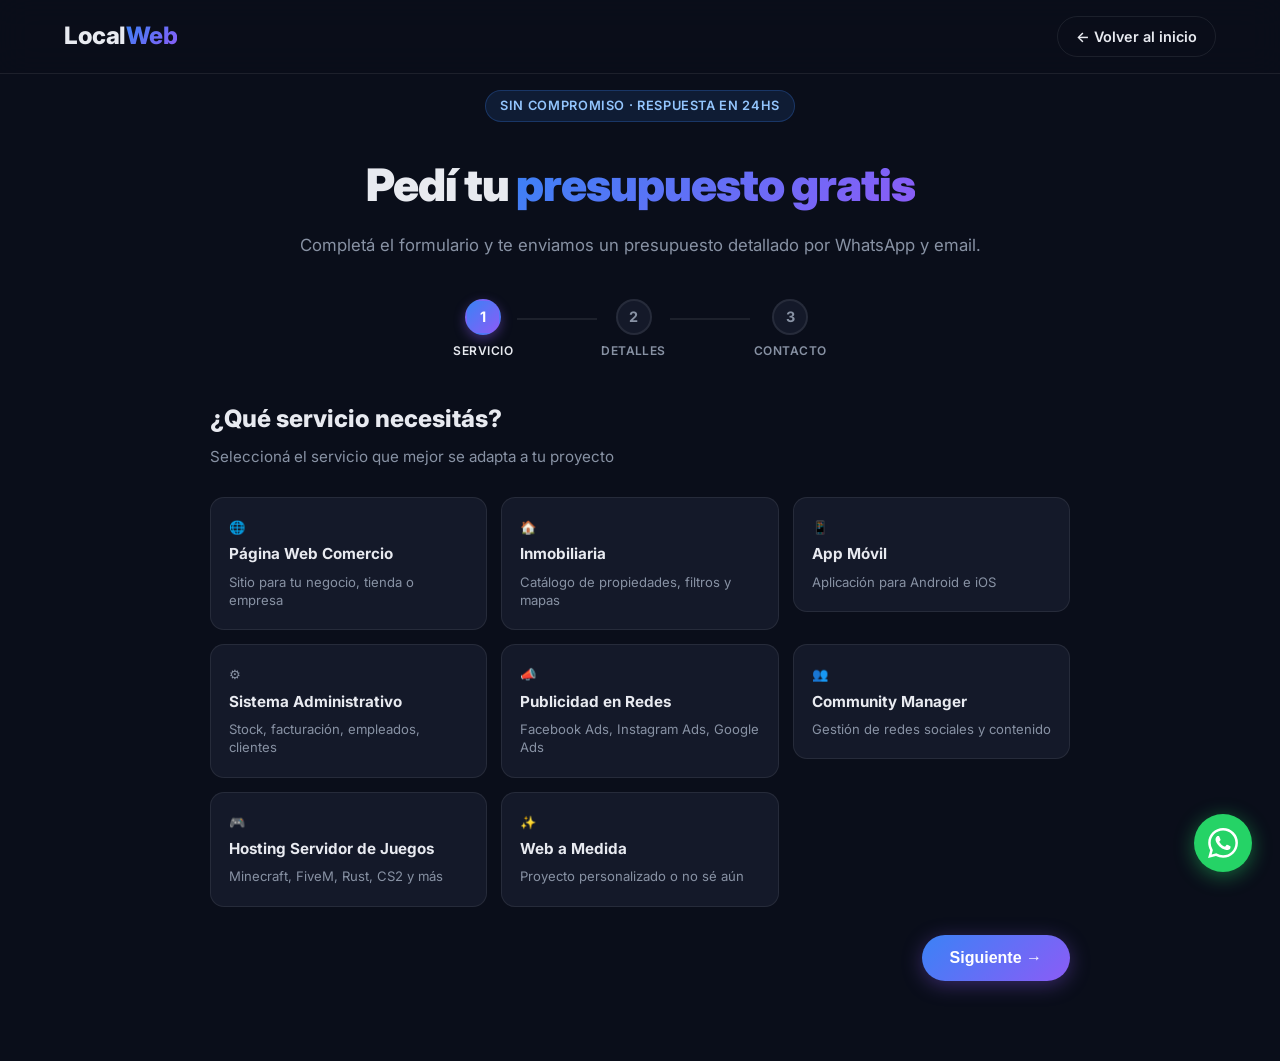
<file: presupuesto.html>
<!DOCTYPE html>
<html lang="es">
<head>
  <meta charset="UTF-8" />
  <meta name="viewport" content="width=device-width, initial-scale=1.0" />
  <title>Pedir Presupuesto | Local Web</title>
  <link rel="stylesheet" href="styles.css" />
  <link rel="stylesheet" href="presupuesto.css" />
  <link href="https://fonts.googleapis.com/css2?family=Inter:wght@300;400;500;600;700;800;900&display=swap" rel="stylesheet" />
</head>
<body>

  <!-- NAVBAR -->
  <header class="navbar scrolled">
    <div class="container nav-inner">
      <a href="index.html" class="logo">
        <span class="logo-total">Local</span><span class="logo-web">Web</span>
      </a>
      <a href="index.html" class="btn-ghost" style="padding:8px 18px;font-size:.9rem">← Volver al inicio</a>
    </div>
  </header>

  <main class="presup-main">
    <div class="container">

      <!-- HEADER -->
      <div class="presup-header">
        <span class="section-tag">Sin compromiso · Respuesta en 24hs</span>
        <h1>Pedí tu <span class="gradient-text">presupuesto gratis</span></h1>
        <p>Completá el formulario y te enviamos un presupuesto detallado por WhatsApp y email.</p>
      </div>

      <!-- STEPS INDICATOR -->
      <div class="steps-bar">
        <div class="step-dot active" id="dot1"><span>1</span><label>Servicio</label></div>
        <div class="step-line"></div>
        <div class="step-dot" id="dot2"><span>2</span><label>Detalles</label></div>
        <div class="step-line"></div>
        <div class="step-dot" id="dot3"><span>3</span><label>Contacto</label></div>
      </div>

      <!-- FORM WRAPPER -->
      <div class="form-wrapper">

        <!-- PASO 1: ELEGIR SERVICIO -->
        <div class="step-panel active" id="step1">
          <h2>¿Qué servicio necesitás?</h2>
          <p class="step-desc">Seleccioná el servicio que mejor se adapta a tu proyecto</p>
          <div class="service-selector">
            <label class="serv-card">
              <input type="radio" name="servicio" value="web-comercio" />
              <div class="serv-inner">
                <span class="serv-icon">🌐</span>
                <strong>Página Web Comercio</strong>
                <span>Sitio para tu negocio, tienda o empresa</span>
              </div>
            </label>
            <label class="serv-card">
              <input type="radio" name="servicio" value="inmobiliaria" />
              <div class="serv-inner">
                <span class="serv-icon">🏠</span>
                <strong>Inmobiliaria</strong>
                <span>Catálogo de propiedades, filtros y mapas</span>
              </div>
            </label>
            <label class="serv-card">
              <input type="radio" name="servicio" value="app-movil" />
              <div class="serv-inner">
                <span class="serv-icon">📱</span>
                <strong>App Móvil</strong>
                <span>Aplicación para Android e iOS</span>
              </div>
            </label>
            <label class="serv-card">
              <input type="radio" name="servicio" value="sistema" />
              <div class="serv-inner">
                <span class="serv-icon">⚙️</span>
                <strong>Sistema Administrativo</strong>
                <span>Stock, facturación, empleados, clientes</span>
              </div>
            </label>
            <label class="serv-card">
              <input type="radio" name="servicio" value="publicidad" />
              <div class="serv-inner">
                <span class="serv-icon">📣</span>
                <strong>Publicidad en Redes</strong>
                <span>Facebook Ads, Instagram Ads, Google Ads</span>
              </div>
            </label>
            <label class="serv-card">
              <input type="radio" name="servicio" value="community" />
              <div class="serv-inner">
                <span class="serv-icon">👥</span>
                <strong>Community Manager</strong>
                <span>Gestión de redes sociales y contenido</span>
              </div>
            </label>
            <label class="serv-card">
              <input type="radio" name="servicio" value="hosting-juegos" />
              <div class="serv-inner">
                <span class="serv-icon">🎮</span>
                <strong>Hosting Servidor de Juegos</strong>
                <span>Minecraft, FiveM, Rust, CS2 y más</span>
              </div>
            </label>
            <label class="serv-card">
              <input type="radio" name="servicio" value="web-medida" />
              <div class="serv-inner">
                <span class="serv-icon">✨</span>
                <strong>Web a Medida</strong>
                <span>Proyecto personalizado o no sé aún</span>
              </div>
            </label>
          </div>
          <div class="step-error hidden" id="err-servicio">Por favor seleccioná un servicio.</div>
          <div class="step-actions">
            <button class="btn-primary" onclick="goStep(2)">Siguiente →</button>
          </div>
        </div>

        <!-- PASO 2: DETALLES DEL PROYECTO -->
        <div class="step-panel" id="step2">
          <h2>Contanos sobre tu proyecto</h2>
          <p class="step-desc">Cuanta más info nos des, más preciso será el presupuesto</p>

          <!-- Web Comercio -->
          <div class="detail-block hidden" id="det-web-comercio">
            <div class="form-row">
              <div class="form-group">
                <label>¿Qué tipo de negocio tenés?</label>
                <input type="text" id="tipo-negocio" placeholder="Panadería, ropa, consultorio, etc." />
              </div>
              <div class="form-group">
                <label>¿Cuántas páginas/secciones?</label>
                <select id="cant-paginas">
                  <option value="">Seleccioná...</option>
                  <option>1 página (landing)</option>
                  <option>3-5 páginas (inicio, servicios, contacto...)</option>
                  <option>+5 páginas</option>
                  <option>No sé aún</option>
                </select>
              </div>
            </div>
            <div class="check-group">
              <label>¿Qué funciones necesitás?</label>
              <div class="checks">
                <label class="chk"><input type="checkbox" value="tienda" /> 🛒 Tienda online / carrito</label>
                <label class="chk"><input type="checkbox" value="catalogo" /> 📦 Catálogo de productos</label>
                <label class="chk"><input type="checkbox" value="turnos" /> 📅 Reservas / turnos online</label>
                <label class="chk"><input type="checkbox" value="blog" /> ✍️ Blog / noticias</label>
                <label class="chk"><input type="checkbox" value="galeria" /> 🖼️ Galería de fotos</label>
                <label class="chk"><input type="checkbox" value="multiidioma" /> 🌍 Multi-idioma</label>
              </div>
            </div>
          </div>

          <!-- Inmobiliaria -->
          <div class="detail-block hidden" id="det-inmobiliaria">
            <div class="form-row">
              <div class="form-group">
                <label>Nombre de la inmobiliaria</label>
                <input type="text" id="nombre-inmo" placeholder="Inmobiliaria Sur, etc." />
              </div>
              <div class="form-group">
                <label>¿Cuántas propiedades publicarías?</label>
                <select id="cant-props">
                  <option value="">Seleccioná...</option>
                  <option>Menos de 20</option>
                  <option>20 a 100</option>
                  <option>100 a 500</option>
                  <option>+500</option>
                </select>
              </div>
            </div>
            <div class="check-group">
              <label>¿Qué funciones necesitás?</label>
              <div class="checks">
                <label class="chk"><input type="checkbox" value="mapa" /> 🗺️ Mapa interactivo</label>
                <label class="chk"><input type="checkbox" value="filtros" /> 🔍 Filtros por tipo/zona/precio</label>
                <label class="chk"><input type="checkbox" value="tasacion" /> 📊 Formulario de tasación</label>
                <label class="chk"><input type="checkbox" value="panel" /> 🔐 Panel para cargar propiedades</label>
                <label class="chk"><input type="checkbox" value="whatsapp-prop" /> 💬 Consulta por WhatsApp</label>
                <label class="chk"><input type="checkbox" value="portales" /> 🔗 Integración portales (Zonaprop, etc.)</label>
              </div>
            </div>
          </div>

          <!-- App Móvil -->
          <div class="detail-block hidden" id="det-app-movil">
            <div class="form-row">
              <div class="form-group">
                <label>¿Para qué plataforma?</label>
                <select id="plataforma-app">
                  <option value="">Seleccioná...</option>
                  <option>Solo Android</option>
                  <option>Solo iOS (iPhone)</option>
                  <option>Android + iOS</option>
                  <option>No sé aún</option>
                </select>
              </div>
              <div class="form-group">
                <label>¿Qué hace la app?</label>
                <input type="text" id="funcion-app" placeholder="Pedidos, turnos, delivery, etc." />
              </div>
            </div>
            <div class="check-group">
              <label>¿Qué funciones incluye?</label>
              <div class="checks">
                <label class="chk"><input type="checkbox" value="login" /> 🔐 Login de usuarios</label>
                <label class="chk"><input type="checkbox" value="pagos-app" /> 💳 Pagos in-app</label>
                <label class="chk"><input type="checkbox" value="push" /> 🔔 Notificaciones push</label>
                <label class="chk"><input type="checkbox" value="gps" /> 📍 Geolocalización / GPS</label>
                <label class="chk"><input type="checkbox" value="camara" /> 📷 Cámara / fotos</label>
                <label class="chk"><input type="checkbox" value="chat-app" /> 💬 Chat interno</label>
              </div>
            </div>
          </div>

          <!-- Sistema -->
          <div class="detail-block hidden" id="det-sistema">
            <div class="form-row">
              <div class="form-group">
                <label>¿Qué tipo de sistema necesitás?</label>
                <select id="tipo-sistema">
                  <option value="">Seleccioná...</option>
                  <option>Stock e inventario</option>
                  <option>Facturación / ventas</option>
                  <option>Gestión de empleados / RRHH</option>
                  <option>CRM (gestión de clientes)</option>
                  <option>Turnos y reservas</option>
                  <option>Sistema completo integral</option>
                </select>
              </div>
              <div class="form-group">
                <label>¿Cuántos usuarios lo usarían?</label>
                <select id="cant-usuarios">
                  <option value="">Seleccioná...</option>
                  <option>1 usuario (solo yo)</option>
                  <option>2 a 5 usuarios</option>
                  <option>6 a 20 usuarios</option>
                  <option>+20 usuarios</option>
                </select>
              </div>
            </div>
          </div>

          <!-- Publicidad -->
          <div class="detail-block hidden" id="det-publicidad">
            <div class="form-row">
              <div class="form-group">
                <label>¿En qué redes querés anunciarte?</label>
                <div class="checks" style="margin-top:8px">
                  <label class="chk"><input type="checkbox" value="fb-ads" /> Facebook Ads</label>
                  <label class="chk"><input type="checkbox" value="ig-ads" /> Instagram Ads</label>
                  <label class="chk"><input type="checkbox" value="google-ads" /> Google Ads</label>
                  <label class="chk"><input type="checkbox" value="tiktok-ads" /> TikTok Ads</label>
                </div>
              </div>
              <div class="form-group">
                <label>Presupuesto mensual para anuncios</label>
                <select id="budget-ads">
                  <option value="">Seleccioná...</option>
                  <option>Hasta $50.000 ARS/mes</option>
                  <option>$50.000 - $150.000 ARS/mes</option>
                  <option>$150.000 - $500.000 ARS/mes</option>
                  <option>+$500.000 ARS/mes</option>
                  <option>No sé aún</option>
                </select>
              </div>
            </div>
          </div>

          <!-- Community -->
          <div class="detail-block hidden" id="det-community">
            <div class="form-row">
              <div class="form-group">
                <label>¿Qué redes sociales tenés?</label>
                <div class="checks" style="margin-top:8px">
                  <label class="chk"><input type="checkbox" value="ig-cm" /> Instagram</label>
                  <label class="chk"><input type="checkbox" value="fb-cm" /> Facebook</label>
                  <label class="chk"><input type="checkbox" value="tiktok-cm" /> TikTok</label>
                  <label class="chk"><input type="checkbox" value="linkedin-cm" /> LinkedIn</label>
                </div>
              </div>
              <div class="form-group">
                <label>¿Cuántos posteos por semana?</label>
                <select id="posteos">
                  <option value="">Seleccioná...</option>
                  <option>1 a 3 por semana</option>
                  <option>4 a 7 por semana</option>
                  <option>Diario</option>
                  <option>No sé aún</option>
                </select>
              </div>
            </div>
          </div>

          <!-- Hosting Juegos -->
          <div class="detail-block hidden" id="det-hosting-juegos">
            <div class="form-row">
              <div class="form-group">
                <label>¿Qué juego?</label>
                <select id="juego">
                  <option value="">Seleccioná...</option>
                  <option>Minecraft Java</option>
                  <option>Minecraft Bedrock</option>
                  <option>FiveM (GTA V)</option>
                  <option>RedM (RDR2)</option>
                  <option>Rust</option>
                  <option>ARK: Survival</option>
                  <option>Counter-Strike 2</option>
                  <option>Valheim</option>
                  <option>Otro</option>
                </select>
              </div>
              <div class="form-group">
                <label>¿Cuántos jugadores simultáneos?</label>
                <select id="jugadores">
                  <option value="">Seleccioná...</option>
                  <option>Hasta 10 jugadores</option>
                  <option>10 a 50 jugadores</option>
                  <option>50 a 200 jugadores</option>
                  <option>+200 jugadores</option>
                </select>
              </div>
            </div>
          </div>

          <!-- Web a Medida -->
          <div class="detail-block hidden" id="det-web-medida">
            <div class="form-group">
              <label>Describí tu idea o proyecto</label>
              <textarea rows="4" id="idea-medida" placeholder="Tengo una idea de... / Necesito un sistema que haga... / No sé bien qué necesito pero..."></textarea>
            </div>
          </div>

          <!-- Campo descripción adicional (siempre visible) -->
          <div class="form-group" style="margin-top:20px">
            <label>Descripción adicional / detalle extra <span style="color:var(--text-muted)">(opcional)</span></label>
            <textarea id="descripcion" rows="3" placeholder="Cualquier otro detalle que quieras contarnos..."></textarea>
          </div>

          <!-- Plan / urgencia -->
          <div class="form-row" style="margin-top:8px">
            <div class="form-group">
              <label>¿Cuándo lo necesitás?</label>
              <select id="urgencia">
                <option value="">Seleccioná...</option>
                <option>Lo antes posible</option>
                <option>En el próximo mes</option>
                <option>En 2 a 3 meses</option>
                <option>Estoy evaluando opciones</option>
              </select>
            </div>
            <div class="form-group">
              <label>Presupuesto estimado</label>
              <select id="presupuesto-est">
                <option value="">Seleccioná...</option>
                <option>Hasta $100.000 ARS</option>
                <option>$100.000 – $300.000 ARS</option>
                <option>$300.000 – $700.000 ARS</option>
                <option>+$700.000 ARS</option>
                <option>No sé / necesito orientación</option>
              </select>
            </div>
          </div>

          <div class="step-actions">
            <button class="btn-ghost" onclick="goStep(1)">← Atrás</button>
            <button class="btn-primary" onclick="goStep(3)">Siguiente →</button>
          </div>
        </div>

        <!-- PASO 3: DATOS DE CONTACTO -->
        <div class="step-panel" id="step3">
          <h2>¿A quién le enviamos el presupuesto?</h2>
          <p class="step-desc">Usamos tus datos solo para responderte. No enviamos spam.</p>

          <div class="form-row">
            <div class="form-group">
              <label>Nombre y apellido *</label>
              <input type="text" id="nombre" placeholder="Juan García" />
              <span class="form-error" id="err-nombre"></span>
            </div>
            <div class="form-group">
              <label>Empresa / Negocio <span style="color:var(--text-muted)">(opcional)</span></label>
              <input type="text" id="empresa" placeholder="Panadería El Sol" />
            </div>
          </div>
          <div class="form-row">
            <div class="form-group">
              <label>WhatsApp / Teléfono *</label>
              <input type="tel" id="telefono" placeholder="+54 9 11 1234-5678" />
              <span class="form-error" id="err-telefono"></span>
            </div>
            <div class="form-group">
              <label>Email *</label>
              <input type="email" id="email" placeholder="juan@ejemplo.com" />
              <span class="form-error" id="err-email"></span>
            </div>
          </div>
          <div class="form-group">
            <label>Localidad / Ciudad</label>
            <input type="text" id="localidad" placeholder="Neuquén, Buenos Aires, etc." />
          </div>

          <!-- Cómo querés recibir el presupuesto -->
          <div class="form-group">
            <label>¿Cómo preferís que te contactemos?</label>
            <div class="checks" style="margin-top:8px;flex-direction:row;flex-wrap:wrap;gap:12px">
              <label class="chk"><input type="checkbox" id="via-wa" checked /> 📱 WhatsApp</label>
              <label class="chk"><input type="checkbox" id="via-email" checked /> ✉️ Email</label>
              <label class="chk"><input type="checkbox" id="via-llamada" /> 📞 Llamada telefónica</label>
            </div>
          </div>

          <div class="step-error hidden" id="err-contacto"></div>

          <div class="step-actions">
            <button class="btn-ghost" onclick="goStep(2)">← Atrás</button>
            <button class="btn-primary btn-submit-presup" id="btnEnviar" onclick="enviarPresupuesto()">
              <span id="btnEnviarText">Enviar presupuesto</span>
              <span id="btnEnviarSpinner" class="hidden">⏳</span>
            </button>
          </div>
        </div>

        <!-- ÉXITO -->
        <div class="step-panel success-panel" id="stepSuccess">
          <div class="success-icon">🎉</div>
          <h2>¡Presupuesto enviado!</h2>
          <p>Recibimos tu consulta. Te respondemos en menos de <strong>24 horas</strong> por WhatsApp y email.</p>
          <div class="success-actions">
            <a href="https://wa.me/5492954320639" target="_blank" class="btn-primary">Hablar por WhatsApp ahora</a>
            <a href="index.html" class="btn-ghost">Volver al inicio</a>
          </div>
        </div>

      </div><!-- /form-wrapper -->
    </div>
  </main>

  <!-- WhatsApp flotante -->
  <a href="https://wa.me/5492954320639?text=Hola%20Local%20Web%2C%20quiero%20consultar%20sobre%20sus%20servicios"
     target="_blank" rel="noopener" class="wa-float" aria-label="WhatsApp">
    <svg viewBox="0 0 24 24" fill="currentColor"><path d="M17.472 14.382c-.297-.149-1.758-.867-2.03-.967-.273-.099-.471-.148-.67.15-.197.297-.767.966-.94 1.164-.173.199-.347.223-.644.075-.297-.15-1.255-.463-2.39-1.475-.883-.788-1.48-1.761-1.653-2.059-.173-.297-.018-.458.13-.606.134-.133.298-.347.446-.52.149-.174.198-.298.298-.497.099-.198.05-.371-.025-.52-.075-.149-.669-1.612-.916-2.207-.242-.579-.487-.5-.669-.51-.173-.008-.371-.01-.57-.01-.198 0-.52.074-.792.372-.272.297-1.04 1.016-1.04 2.479 0 1.462 1.065 2.875 1.213 3.074.149.198 2.096 3.2 5.077 4.487.709.306 1.262.489 1.694.625.712.227 1.36.195 1.871.118.571-.085 1.758-.719 2.006-1.413.248-.694.248-1.289.173-1.413-.074-.124-.272-.198-.57-.347m-5.421 7.403h-.004a9.87 9.87 0 01-5.031-1.378l-.361-.214-3.741.982.998-3.648-.235-.374a9.86 9.86 0 01-1.51-5.26c.001-5.45 4.436-9.884 9.888-9.884 2.64 0 5.122 1.03 6.988 2.898a9.825 9.825 0 012.893 6.994c-.003 5.45-4.437 9.884-9.885 9.884m8.413-18.297A11.815 11.815 0 0012.05 0C5.495 0 .16 5.335.157 11.892c0 2.096.547 4.142 1.588 5.945L.057 24l6.305-1.654a11.882 11.882 0 005.683 1.448h.005c6.554 0 11.89-5.335 11.893-11.893a11.821 11.821 0 00-3.48-8.413z"/></svg>
  </a>

  <script src="presupuesto.js"></script>
</body>
</html>
</file>
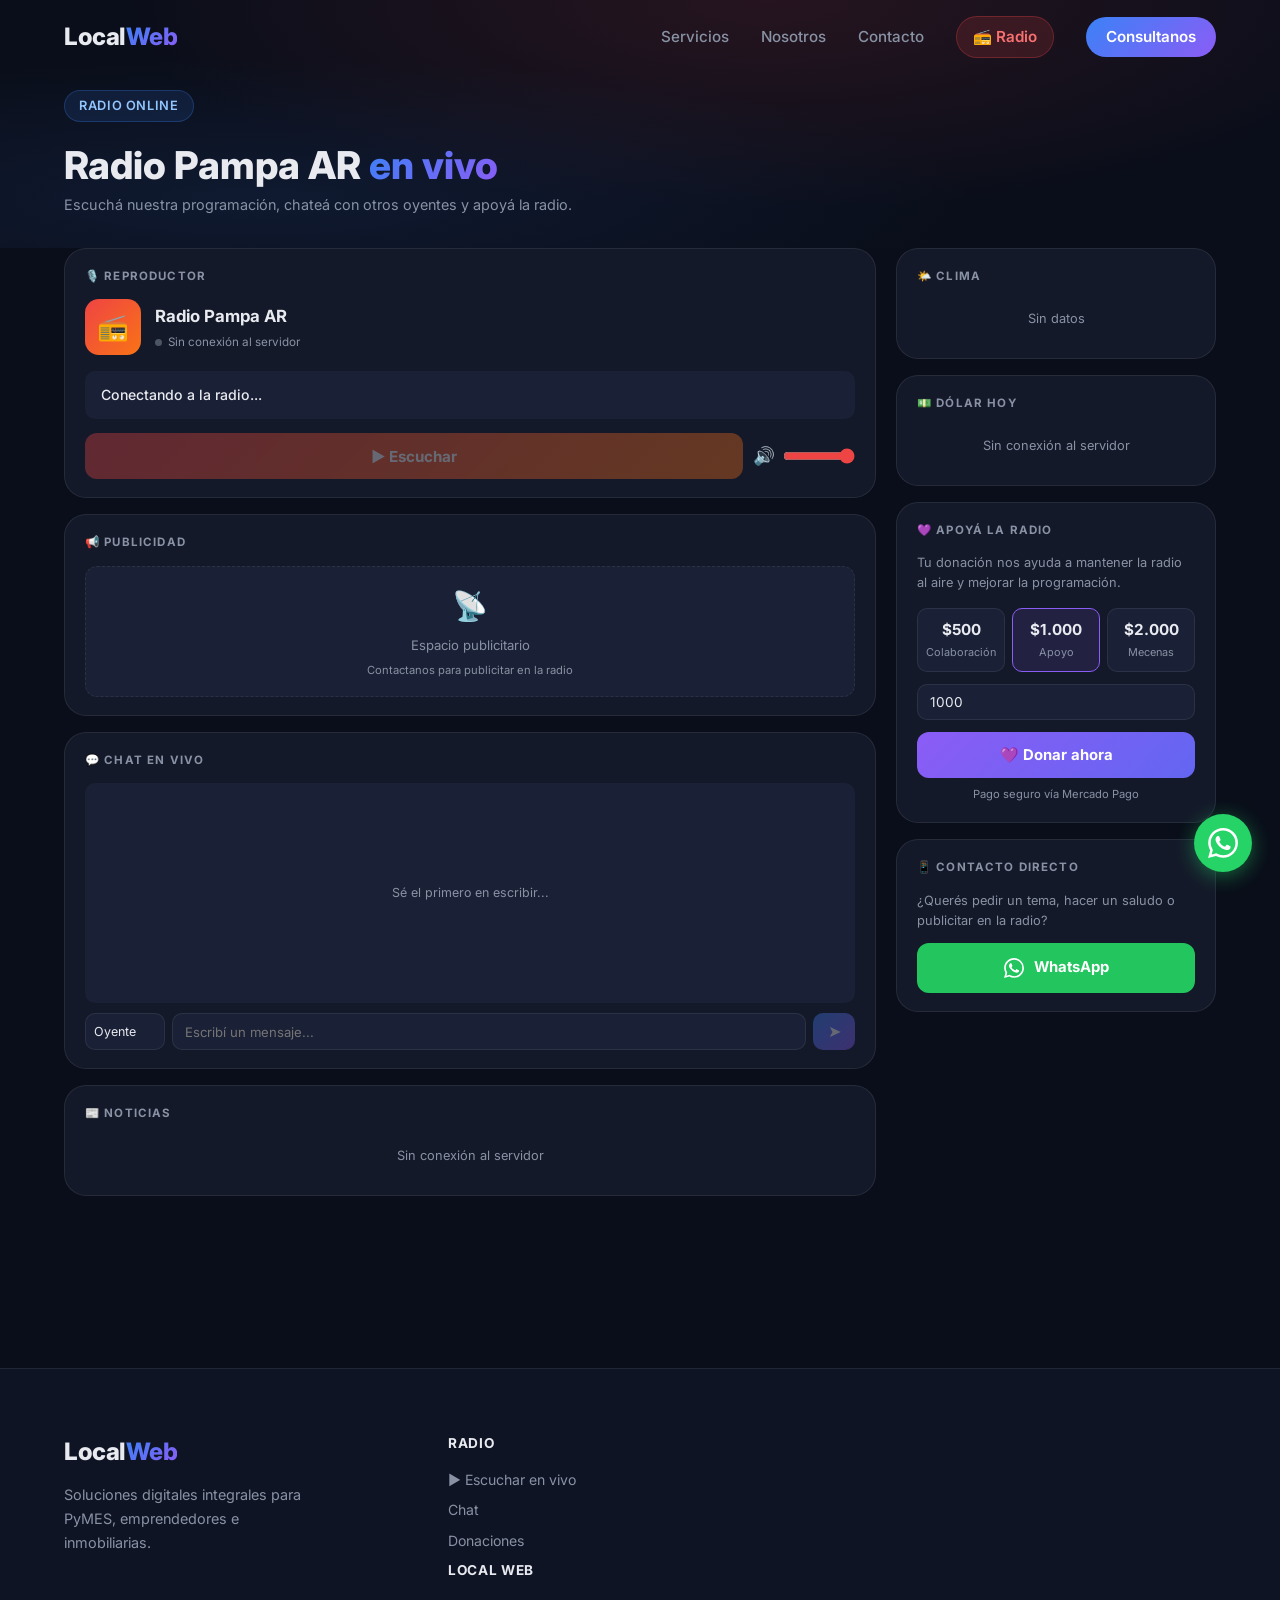
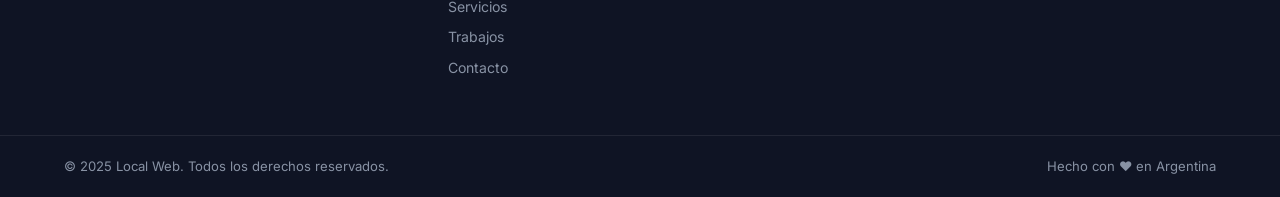
<file: radios.html>
<!DOCTYPE html>
<html lang="es">
<head>
  <meta charset="UTF-8" />
  <meta name="viewport" content="width=device-width, initial-scale=1.0, viewport-fit=cover" />
  <meta name="description" content="Radio Pampa AR — Escuchá en vivo, chateá con otros oyentes y participá de los podcasts." />
  <title>Radio Pampa AR | Local Web</title>

  <!-- PWA -->
  <link rel="manifest" href="manifest.json" />
  <meta name="theme-color" content="#ef4444" />
  <meta name="apple-mobile-web-app-capable" content="yes" />
  <meta name="apple-mobile-web-app-status-bar-style" content="black-translucent" />
  <meta name="apple-mobile-web-app-title" content="Radio Pampa" />
  <link rel="apple-touch-icon" href="icons/icon.svg" />

  <link rel="stylesheet" href="styles.css" />
  <link rel="preconnect" href="https://fonts.googleapis.com" />
  <link href="https://fonts.googleapis.com/css2?family=Inter:wght@300;400;500;600;700;800;900&display=swap" rel="stylesheet" />
  <style>
    /* ── Radio page styles ───────────────────────────── */
    .radio-hero {
      padding: 90px 0 32px;
      background: radial-gradient(ellipse at 60% 0%, rgba(239,68,68,0.12) 0%, transparent 60%),
                  radial-gradient(ellipse at 20% 80%, rgba(59,130,246,0.1) 0%, transparent 50%);
    }
    .radio-hero-inner {
      display: flex; align-items: center; gap: 12px; margin-bottom: 6px;
    }
    .radio-live-dot {
      width: 11px; height: 11px; border-radius: 50%; background: #ef4444;
      animation: blink 1.2s ease-in-out infinite; display: none;
    }
    .radio-live-dot.active { display: block; }
    @keyframes blink { 0%,100%{opacity:1;transform:scale(1)} 50%{opacity:.4;transform:scale(.85)} }
    .radio-hero h1 { font-size: clamp(1.45rem, 5vw, 2.4rem); font-weight: 800; line-height: 1.1; }
    .radio-hero p  { color: var(--text-muted); margin-top: 6px; font-size: .9rem; }

    /* INSTALL BUTTON */
    #btnInstall {
      display: none;
      align-items: center; gap: 6px;
      margin-top: 14px;
      padding: 9px 18px; border-radius: 10px;
      background: rgba(239,68,68,.15);
      border: 1px solid rgba(239,68,68,.3);
      color: #f87171; font-size: .82rem; font-weight: 600;
      cursor: pointer; font-family: 'Inter', sans-serif;
      transition: background .15s;
    }
    #btnInstall:hover { background: rgba(239,68,68,.25); }
    #btnInstall.shown { display: inline-flex; }

    /* GRID — desktop: 2 cols, mobile: 1 col */
    .radio-grid {
      display: grid;
      grid-template-columns: 1fr 320px;
      gap: 20px;
      padding-bottom: 60px;
      align-items: start;
    }

    /* CARDS */
    .r-card {
      background: var(--surface);
      border: 1px solid var(--border);
      border-radius: var(--radius-lg);
      padding: 18px 20px;
      margin-bottom: 16px;
    }
    @media (max-width: 480px) { .r-card { padding: 14px 14px; } }
    .r-card-title {
      font-size: .72rem; font-weight: 700; text-transform: uppercase;
      letter-spacing: .1em; color: var(--text-muted); margin-bottom: 14px;
    }

    /* PLAYER */
    .player-top { display: flex; align-items: center; gap: 14px; margin-bottom: 16px; }
    .player-icon {
      width: 56px; height: 56px; border-radius: 14px; flex-shrink: 0;
      background: linear-gradient(135deg, #ef4444, #f97316);
      display: flex; align-items: center; justify-content: center; font-size: 1.6rem;
    }
    .player-meta h2 { font-size: 1.05rem; font-weight: 700; }
    .player-conn {
      display: flex; align-items: center; gap: 6px;
      font-size: .73rem; color: var(--text-muted); margin-top: 3px;
    }
    .conn-dot { width: 7px; height: 7px; border-radius: 50%; background: #4b5563; }
    .conn-dot.on { background: #22c55e; }
    .live-badge {
      display: none; margin-left: auto;
      background: rgba(239,68,68,.15); color: #f87171;
      border: 1px solid rgba(239,68,68,.3);
      font-size: .68rem; font-weight: 700; padding: 4px 10px; border-radius: 999px;
      animation: blink 1.2s ease-in-out infinite;
    }
    .live-badge.visible { display: inline-flex; align-items: center; gap: 5px; }

    .track-box {
      background: var(--surface2); border-radius: 10px;
      padding: 12px 16px; margin-bottom: 14px; min-height: 48px;
      display: flex; align-items: center; gap: 10px;
    }
    .track-eq { display: none; align-items: flex-end; gap: 3px; height: 18px; flex-shrink: 0; }
    .track-eq.active { display: flex; }
    .eq-bar {
      width: 4px; border-radius: 2px; background: #3b82f6;
      animation: eq 0.8s ease-in-out infinite alternate;
    }
    .eq-bar:nth-child(2) { animation-delay: .15s; }
    .eq-bar:nth-child(3) { animation-delay: .3s; }
    @keyframes eq { from{height:4px} to{height:16px} }
    .track-name { font-size: .88rem; font-weight: 500; color: var(--text); white-space: nowrap; overflow: hidden; text-overflow: ellipsis; min-width: 0; flex: 1; }

    .player-controls { display: flex; align-items: center; gap: 10px; }
    .btn-play-main {
      flex: 1; padding: 13px; border-radius: 12px; border: none; cursor: pointer;
      background: linear-gradient(135deg, #ef4444, #f97316);
      color: #fff; font-size: .95rem; font-weight: 700; font-family: 'Inter', sans-serif;
      min-height: 46px;
      transition: opacity .15s, transform .1s;
    }
    .btn-play-main:hover:not(:disabled) { opacity: .88; transform: scale(1.01); }
    .btn-play-main:disabled { opacity: .35; cursor: not-allowed; }
    .btn-play-main.paused { background: var(--surface2); color: var(--text); border: 1px solid var(--border); }
    .vol-wrap { display: flex; align-items: center; gap: 8px; flex-shrink: 0; }
    .vol-wrap span { font-size: 1.1rem; cursor: pointer; }
    .vol-wrap input { width: 72px; accent-color: #ef4444; }
    @media (max-width: 380px) { .vol-wrap input { width: 54px; } }

    /* BANNER */
    .banner-strip {
      display: none;
      background: linear-gradient(90deg, rgba(239,68,68,.15), rgba(249,115,22,.1));
      border: 1px solid rgba(239,68,68,.25);
      border-radius: 10px;
      padding: 10px 16px;
      margin-bottom: 14px;
      font-size: .86rem; font-weight: 600;
      color: #fca5a5; overflow: hidden;
      animation: bannerFade .4s ease;
    }
    .banner-strip.visible { display: block; }
    #bannerText {
      display: inline-block;
      white-space: nowrap;
      animation: marquee 18s linear infinite;
    }
    @keyframes bannerFade { from{opacity:0;transform:translateY(-4px)} to{opacity:1;transform:translateY(0)} }
    @keyframes marquee { 0%{transform:translateX(100%)} 100%{transform:translateX(-100%)} }

    /* PUBLICIDAD — en panel principal, arriba del chat */
    .ad-slot {
      background: var(--surface2); border-radius: 12px;
      min-height: 90px; display: flex; flex-direction: column;
      align-items: center; justify-content: center; gap: 6px;
      padding: 16px; text-align: center; color: var(--text-muted);
      font-size: .82rem; border: 1px dashed var(--border);
    }
    .ad-slot img { width: 100%; border-radius: 10px; object-fit: cover; max-height: 160px; }
    .ad-slot .ad-name { font-weight: 600; color: var(--text); }

    /* CHAT */
    .chat-messages {
      height: 220px; overflow-y: auto; background: var(--surface2);
      border-radius: 10px; padding: 10px 12px; margin-bottom: 10px;
      display: flex; flex-direction: column; gap: 7px;
    }
    .chat-messages::-webkit-scrollbar { width: 4px; }
    .chat-messages::-webkit-scrollbar-thumb { background: var(--border); border-radius: 2px; }
    .chat-empty { font-size: .78rem; color: var(--text-muted); text-align: center; margin: auto; }
    .chat-msg { font-size: .82rem; line-height: 1.45; }
    .chat-msg-name { font-weight: 700; color: #60a5fa; margin-right: 5px; }
    .chat-msg-text { color: var(--text); }
    .chat-form { display: flex; gap: 7px; }
    .chat-name {
      width: 80px; flex-shrink: 0; padding: 9px 8px;
      background: var(--surface2); border: 1px solid var(--border);
      border-radius: 10px; color: var(--text); font-size: .78rem; font-family: 'Inter', sans-serif;
    }
    @media (max-width: 380px) { .chat-name { display: none; } }
    .chat-input {
      flex: 1; padding: 9px 12px;
      background: var(--surface2); border: 1px solid var(--border);
      border-radius: 10px; color: var(--text); font-size: .82rem; font-family: 'Inter', sans-serif;
    }
    .chat-input:focus, .chat-name:focus { outline: none; border-color: #3b82f6; }
    .chat-send {
      padding: 9px 14px; border-radius: 10px; border: none; cursor: pointer;
      background: var(--grad); color: #fff; font-size: 1rem; min-width: 42px;
    }
    .chat-send:disabled { opacity: .35; }

    /* PODCAST */
    .ep-item {
      display: flex; align-items: center; gap: 10px;
      padding: 9px 0; border-bottom: 1px solid var(--border);
    }
    .ep-item:last-child { border-bottom: none; }
    .ep-num {
      width: 26px; height: 26px; border-radius: 7px; flex-shrink: 0;
      background: var(--surface2); color: var(--text-muted);
      font-size: .7rem; font-weight: 700;
      display: flex; align-items: center; justify-content: center;
    }
    .ep-name { font-size: .82rem; font-weight: 500; color: var(--text); min-width: 0; overflow: hidden; text-overflow: ellipsis; white-space: nowrap; }
    .ep-empty { font-size: .8rem; color: var(--text-muted); text-align: center; padding: 10px 0; }

    /* CÁMARA EN VIVO */
    .cam-card {
      background: var(--surface); border: 1px solid var(--border);
      border-radius: var(--radius-lg); overflow: hidden; margin-bottom: 16px; display: none;
    }
    .cam-card.visible { display: block; }
    .cam-header {
      padding: 9px 14px; display: flex; align-items: center; gap: 7px;
      background: rgba(239,68,68,.08); border-bottom: 1px solid var(--border);
    }
    .cam-live-dot {
      width: 7px; height: 7px; border-radius: 50%; background: #ef4444;
      animation: blink 1.2s ease-in-out infinite;
    }
    .cam-header span { font-size: .72rem; font-weight: 700; text-transform: uppercase; letter-spacing: .08em; color: #f87171; }
    #vidEl { width: 100%; display: block; background: #000; min-height: 160px; }

    /* DONACIONES */
    .donate-options { display: grid; grid-template-columns: repeat(3, 1fr); gap: 7px; margin-bottom: 12px; }
    .donate-opt {
      background: var(--surface2); border: 1px solid var(--border);
      border-radius: 10px; padding: 9px 4px; text-align: center; cursor: pointer;
      transition: border-color .15s, background .15s; font-size: .78rem;
    }
    .donate-opt:hover, .donate-opt.selected {
      border-color: #8b5cf6; background: rgba(139,92,246,.12);
    }
    .donate-opt strong { display: block; font-size: .95rem; color: var(--text); }
    .donate-opt span { color: var(--text-muted); font-size: .68rem; }
    .donate-custom { display: flex; gap: 8px; margin-bottom: 12px; }
    .donate-custom input {
      flex: 1; padding: 9px 12px; background: var(--surface2);
      border: 1px solid var(--border); border-radius: 10px;
      color: var(--text); font-family: 'Inter', sans-serif; font-size: .85rem;
    }
    .donate-custom input:focus { outline: none; border-color: #8b5cf6; }
    .btn-donate {
      width: 100%; padding: 13px; border-radius: 12px; border: none; cursor: pointer;
      background: linear-gradient(135deg, #8b5cf6, #6366f1);
      color: #fff; font-size: .93rem; font-weight: 700; font-family: 'Inter', sans-serif;
      min-height: 46px; transition: opacity .15s;
    }
    .btn-donate:hover { opacity: .88; }
    .donate-note { font-size: .7rem; color: var(--text-muted); text-align: center; margin-top: 8px; }

    /* WHATSAPP */
    .btn-wa {
      display: flex; align-items: center; justify-content: center; gap: 10px;
      width: 100%; padding: 13px; border-radius: 12px;
      background: #22c55e; color: #fff; font-weight: 700; font-size: .93rem;
      text-decoration: none; min-height: 46px; transition: opacity .15s;
    }
    .btn-wa:hover { opacity: .88; }
    .btn-wa svg { width: 20px; height: 20px; fill: #fff; flex-shrink: 0; }

    /* NOTICIAS */
    .noticia-item {
      display: block; padding: 9px 0; border-bottom: 1px solid var(--border);
      text-decoration: none; color: var(--text); font-size: .82rem; line-height: 1.4;
      transition: color .15s;
    }
    .noticia-item:last-child { border-bottom: none; }
    .noticia-item:hover { color: var(--blue); }
    .noticia-titulo { font-weight: 600; margin-bottom: 3px; }
    .noticia-resumen { color: var(--text-muted); font-size: .76rem; line-height: 1.4; }
    .noticia-fuente { font-size: .68rem; color: var(--text-muted); margin-top: 4px; }

    /* CLIMA */
    .clima-main { display: flex; align-items: center; gap: 12px; margin-bottom: 10px; }
    .clima-icon { font-size: 2.2rem; line-height: 1; }
    .clima-temp { font-size: 1.7rem; font-weight: 800; color: var(--text); }
    .clima-desc { font-size: .75rem; color: var(--text-muted); margin-top: 2px; }
    .clima-extra { display: flex; gap: 8px; flex-wrap: wrap; }
    .clima-pill { background: var(--surface2); border-radius: 8px; padding: 4px 9px; font-size: .72rem; color: var(--text-muted); }
    .clima-pill strong { color: var(--text); }

    /* DÓLAR */
    .dolar-row { display: flex; align-items: center; justify-content: space-between; padding: 7px 0; border-bottom: 1px solid var(--border); }
    .dolar-row:last-child { border-bottom: none; }
    .dolar-nombre { font-size: .8rem; font-weight: 600; color: var(--text); }
    .dolar-vals { display: flex; gap: 10px; font-size: .78rem; }
    .dolar-compra { color: var(--text-muted); }
    .dolar-venta { color: #22c55e; font-weight: 700; }
    .dolar-updated { font-size: .68rem; color: var(--text-muted); margin-top: 8px; text-align: right; }

    /* ── RESPONSIVE MOBILE ── */
    @media (max-width: 860px) {
      .radio-grid { grid-template-columns: 1fr; gap: 0; }
      /* display:contents hace que los hijos sean directos del grid y se pueda controlar el orden */
      .radio-col-left, .radio-col-right { display: contents; }
      .rg-player  { order: 1; }
      .rg-clima   { order: 2; }
      .rg-dolar   { order: 3; }
      .rg-banner  { order: 4; }
      .rg-ad      { order: 5; }
      .rg-cam     { order: 6; }
      .rg-chat    { order: 7; }
      .rg-news    { order: 8; }
      .rg-donate  { order: 9; }
      .rg-wa      { order: 10; }
    }
    @media (max-width: 640px) {
      .radio-hero { display: none; }
      .section { padding-top: 0 !important; }
      .container { padding: 0 10px; }
      .radio-grid { padding-bottom: 16px; padding-top: 60px; }
      .r-card { padding: 10px 12px; margin-bottom: 8px; border-radius: 10px; }
      .r-card-title { font-size: .62rem; margin-bottom: 8px; letter-spacing: .05em; }
      .player-top { gap: 8px; margin-bottom: 8px; }
      .player-icon { width: 34px; height: 34px; font-size: 1rem; border-radius: 8px; }
      .player-meta h2 { font-size: .9rem; }
      .player-conn { font-size: .66rem; margin-top: 2px; }
      .conn-dot { width: 6px; height: 6px; }
      .live-badge { font-size: .58rem; padding: 2px 5px; }
      .track-box { padding: 8px 10px; margin-bottom: 8px; min-height: 36px; border-radius: 8px; }
      .track-name { font-size: .82rem; }
      .player-controls { gap: 6px; }
      .btn-play-main { padding: 10px; font-size: .88rem; min-height: 42px; border-radius: 10px; }
      .vol-wrap input { width: 60px; }
      .vol-wrap span { font-size: .95rem; }
      /* Clima compacto */
      .clima-temp { font-size: 1.4rem; }
      .clima-icon { font-size: 1.8rem; }
      /* Dolar compacto */
      .dolar-nombre { font-size: .78rem; }
      .dolar-vals { font-size: .74rem; gap: 6px; }
      .ad-slot { min-height: 52px; padding: 8px; gap: 4px; border-radius: 8px; font-size: .75rem; }
      #vidEl { min-height: 120px; }
      .cam-card { margin-bottom: 8px; border-radius: 10px; }
      .chat-messages { height: 130px; padding: 8px; }
      .chat-msg { font-size: .8rem; }
      .chat-name { width: 64px; padding: 7px 6px; font-size: .74rem; }
      .chat-input { padding: 7px 8px; font-size: .8rem; }
      .chat-send { padding: 7px 10px; font-size: .9rem; min-width: 38px; }
      .mobile-hide { display: none !important; }
      .donate-options { gap: 4px; }
      .donate-opt { padding: 7px 3px; font-size: .75rem; }
      .donate-opt strong { font-size: .88rem; }
      .donate-custom input { padding: 7px 10px; font-size: .8rem; }
      .btn-donate { padding: 11px; font-size: .85rem; min-height: 42px; }
      .donate-note { font-size: .68rem; }
      .btn-wa { padding: 11px; font-size: .88rem; min-height: 42px; }
      .noticia-titulo { font-size: .84rem; }
      /* Footer compacto */
      .footer-links { display: none; }
    }
  </style>
</head>
<body>

  <!-- ══ NAVBAR ══ -->
  <header class="navbar" id="navbar">
    <div class="container nav-inner">
      <a href="index.html" class="logo">
        <span class="logo-total">Local</span><span class="logo-web">Web</span>
      </a>
      <nav class="nav-links" id="navLinks">
        <a href="index.html#servicios">Servicios</a>
        <a href="index.html#nosotros">Nosotros</a>
        <a href="index.html#consulta">Contacto</a>
        <a href="radios.html" class="btn-nav-radio">📻 Radio</a>
        <a href="index.html#consulta" class="btn-nav">Consultanos</a>
      </nav>
      <button class="hamburger" id="hamburger" aria-label="Menú">
        <span></span><span></span><span></span>
      </button>
    </div>
  </header>

  <!-- ══ HERO ══ -->
  <section class="radio-hero">
    <div class="container">
      <div class="radio-hero-inner">
        <div class="radio-live-dot" id="heroDot"></div>
        <span class="section-tag">Radio Online</span>
      </div>
      <h1>Radio Pampa AR <span class="gradient-text">en vivo</span></h1>
      <p>Escuchá nuestra programación, chateá con otros oyentes y apoyá la radio.</p>
      <button id="btnInstall" onclick="installPWA()">📲 Instalar app en tu celular</button>
    </div>
  </section>

  <!-- ══ CONTENIDO ══ -->
  <section class="section" style="padding-top:0">
    <div class="container">

      <div class="radio-grid">

        <!-- ── COLUMNA PRINCIPAL ── -->
        <div class="radio-col-left">

          <!-- PLAYER -->
          <div class="r-card rg-player">
            <div class="r-card-title">🎙️ Reproductor</div>
            <div class="player-top">
              <div class="player-icon">📻</div>
              <div class="player-meta">
                <h2>Radio Pampa AR</h2>
                <div class="player-conn">
                  <div class="conn-dot" id="connDot"></div>
                  <span id="connText">Conectando...</span>
                </div>
              </div>
              <span class="live-badge" id="liveBadge">● EN VIVO</span>
            </div>

            <div class="track-box">
              <div class="track-eq" id="trackEq">
                <div class="eq-bar" style="height:9px"></div>
                <div class="eq-bar" style="height:15px"></div>
                <div class="eq-bar" style="height:7px"></div>
              </div>
              <span class="track-name" id="trackName">Conectando a la radio...</span>
            </div>

            <div class="player-controls">
              <button class="btn-play-main" id="btnPlay" onclick="togglePlay()" disabled>▶ Escuchar</button>
              <div class="vol-wrap">
                <span onclick="toggleMute()" id="volIcon">🔊</span>
                <input type="range" id="volSlider" min="0" max="1" step="0.02" value="1" oninput="setVol(this.value)">
              </div>
            </div>
          </div>

          <!-- BANNER STRIP -->
          <div class="banner-strip rg-banner" id="bannerStrip">
            <span id="bannerText"></span>
          </div>

          <!-- PUBLICIDAD -->
          <div class="r-card rg-ad">
            <div class="r-card-title">📢 Publicidad</div>
            <div class="ad-slot" id="adSlot">
              <span style="font-size:1.8rem">📡</span>
              <span>Espacio publicitario</span>
              <span style="font-size:.7rem">Contactanos para publicitar en la radio</span>
            </div>
          </div>

          <!-- CÁMARA EN VIVO -->
          <div class="cam-card cam-card-inline rg-cam" id="camCard">
            <div class="cam-header">
              <div class="cam-live-dot"></div>
              <span>En vivo</span>
            </div>
            <video id="vidEl" autoplay playsinline muted></video>
          </div>

          <!-- CHAT -->
          <div class="r-card rg-chat">
            <div class="r-card-title">💬 Chat en vivo</div>
            <div class="chat-messages" id="chatMessages">
              <span class="chat-empty">Sé el primero en escribir...</span>
            </div>
            <form class="chat-form" onsubmit="sendChat(event)">
              <input class="chat-name" id="chatName" placeholder="Tu nombre" maxlength="20" value="Oyente">
              <input class="chat-input" id="chatInput" placeholder="Escribí un mensaje..." maxlength="200" disabled>
              <button class="chat-send" id="chatSend" type="submit" disabled>➤</button>
            </form>
          </div>

          <!-- NOTICIAS -->
          <div class="r-card rg-news">
            <div class="r-card-title">📰 Noticias</div>
            <div id="noticiasContent"><div class="ep-empty">Cargando...</div></div>
          </div>

        </div>

        <!-- ── COLUMNA DERECHA ── -->
        <div class="radio-col-right">

          <!-- CLIMA -->
          <div class="r-card rg-clima">
            <div class="r-card-title">🌤️ Clima</div>
            <div id="climaContent"><div class="ep-empty">Cargando...</div></div>
          </div>

          <!-- DÓLAR -->
          <div class="r-card rg-dolar">
            <div class="r-card-title">💵 Dólar hoy</div>
            <div id="dolarContent"><div class="ep-empty">Cargando...</div></div>
          </div>

          <!-- DONACIONES -->
          <div class="r-card rg-donate">
            <div class="r-card-title">💜 Apoyá la radio</div>
            <p style="font-size:.8rem;color:var(--text-muted);margin-bottom:14px">
              Tu donación nos ayuda a mantener la radio al aire y mejorar la programación.
            </p>
            <div class="donate-options">
              <div class="donate-opt" onclick="selectAmount(500,event)"><strong>$500</strong><span>Colaboración</span></div>
              <div class="donate-opt selected" onclick="selectAmount(1000,event)"><strong>$1.000</strong><span>Apoyo</span></div>
              <div class="donate-opt" onclick="selectAmount(2000,event)"><strong>$2.000</strong><span>Mecenas</span></div>
            </div>
            <div class="donate-custom">
              <input type="number" id="donateAmount" placeholder="O ingresá un monto..." min="100" value="1000">
            </div>
            <button class="btn-donate" onclick="openDonation()">💜 Donar ahora</button>
            <p class="donate-note">Pago seguro vía Mercado Pago</p>
          </div>

          <!-- WHATSAPP -->
          <div class="r-card rg-wa">
            <div class="r-card-title">📱 Contacto directo</div>
            <p style="font-size:.8rem;color:var(--text-muted);margin-bottom:12px">
              ¿Querés pedir un tema, hacer un saludo o publicitar en la radio?
            </p>
            <a href="https://wa.me/5492954320639?text=Hola%20Radio%20Pampa%20AR%2C%20quiero%20contactarme!"
               target="_blank" rel="noopener" class="btn-wa">
              <svg viewBox="0 0 24 24"><path d="M17.472 14.382c-.297-.149-1.758-.867-2.03-.967-.273-.099-.471-.148-.67.15-.197.297-.767.966-.94 1.164-.173.199-.347.223-.644.075-.297-.15-1.255-.463-2.39-1.475-.883-.788-1.48-1.761-1.653-2.059-.173-.297-.018-.458.13-.606.134-.133.298-.347.446-.52.149-.174.198-.298.298-.497.099-.198.05-.371-.025-.52-.075-.149-.669-1.612-.916-2.207-.242-.579-.487-.5-.669-.51-.173-.008-.371-.01-.57-.01-.198 0-.52.074-.792.372-.272.297-1.04 1.016-1.04 2.479 0 1.462 1.065 2.875 1.213 3.074.149.198 2.096 3.2 5.077 4.487.709.306 1.262.489 1.694.625.712.227 1.36.195 1.871.118.571-.085 1.758-.719 2.006-1.413.248-.694.248-1.289.173-1.413-.074-.124-.272-.198-.57-.347m-5.421 7.403h-.004a9.87 9.87 0 01-5.031-1.378l-.361-.214-3.741.982.998-3.648-.235-.374a9.86 9.86 0 01-1.51-5.26c.001-5.45 4.436-9.884 9.888-9.884 2.64 0 5.122 1.03 6.988 2.898a9.825 9.825 0 012.893 6.994c-.003 5.45-4.437 9.884-9.885 9.884m8.413-18.297A11.815 11.815 0 0012.05 0C5.495 0 .16 5.335.157 11.892c0 2.096.547 4.142 1.588 5.945L.057 24l6.305-1.654a11.882 11.882 0 005.683 1.448h.005c6.554 0 11.89-5.335 11.893-11.893a11.821 11.821 0 00-3.48-8.413z"/></svg>
              WhatsApp
            </a>
          </div>

        </div>
      </div>
    </div>
  </section>

  <!-- ══ FOOTER ══ -->
  <footer class="footer">
    <div class="container footer-inner">
      <div class="footer-brand">
        <a href="index.html" class="logo">
          <span class="logo-total">Local</span><span class="logo-web">Web</span>
        </a>
        <p>Soluciones digitales integrales para PyMES, emprendedores e inmobiliarias.</p>
      </div>
      <div class="footer-links">
        <div class="footer-col">
          <h5>Radio</h5>
          <a href="radios.html">▶ Escuchar en vivo</a>
          <a href="radios.html#chat">Chat</a>
          <a href="radios.html#donaciones">Donaciones</a>
        </div>
        <div class="footer-col">
          <h5>Local Web</h5>
          <a href="index.html#servicios">Servicios</a>
          <a href="index.html#clientes">Trabajos</a>
          <a href="index.html#consulta">Contacto</a>
        </div>
      </div>
    </div>
    <div class="footer-bottom">
      <div class="container">
        <span>© 2025 Local Web. Todos los derechos reservados.</span>
        <span>Hecho con ❤️ en Argentina</span>
      </div>
    </div>
  </footer>

  <!-- WhatsApp flotante -->
  <a href="https://wa.me/5492954320639?text=Hola%20Radio%20Pampa%20AR!" target="_blank" rel="noopener" class="wa-float" aria-label="WhatsApp">
    <svg viewBox="0 0 24 24" fill="currentColor"><path d="M17.472 14.382c-.297-.149-1.758-.867-2.03-.967-.273-.099-.471-.148-.67.15-.197.297-.767.966-.94 1.164-.173.199-.347.223-.644.075-.297-.15-1.255-.463-2.39-1.475-.883-.788-1.48-1.761-1.653-2.059-.173-.297-.018-.458.13-.606.134-.133.298-.347.446-.52.149-.174.198-.298.298-.497.099-.198.05-.371-.025-.52-.075-.149-.669-1.612-.916-2.207-.242-.579-.487-.5-.669-.51-.173-.008-.371-.01-.57-.01-.198 0-.52.074-.792.372-.272.297-1.04 1.016-1.04 2.479 0 1.462 1.065 2.875 1.213 3.074.149.198 2.096 3.2 5.077 4.487.709.306 1.262.489 1.694.625.712.227 1.36.195 1.871.118.571-.085 1.758-.719 2.006-1.413.248-.694.248-1.289.173-1.413-.074-.124-.272-.198-.57-.347m-5.421 7.403h-.004a9.87 9.87 0 01-5.031-1.378l-.361-.214-3.741.982.998-3.648-.235-.374a9.86 9.86 0 01-1.51-5.26c.001-5.45 4.436-9.884 9.888-9.884 2.64 0 5.122 1.03 6.988 2.898a9.825 9.825 0 012.893 6.994c-.003 5.45-4.437 9.884-9.885 9.884m8.413-18.297A11.815 11.815 0 0012.05 0C5.495 0 .16 5.335.157 11.892c0 2.096.547 4.142 1.588 5.945L.057 24l6.305-1.654a11.882 11.882 0 005.683 1.448h.005c6.554 0 11.89-5.335 11.893-11.893a11.821 11.821 0 00-3.48-8.413z"/></svg>
  </a>

  <script src="radios.js"></script>
  <script src="script.js"></script>

  <!-- Service Worker + PWA install prompt -->
  <script>
    // Registrar Service Worker
    if ('serviceWorker' in navigator) {
      navigator.serviceWorker.register('/sw.js').catch(() => {});
    }

    // Prompt de instalación
    let deferredInstallPrompt = null;
    window.addEventListener('beforeinstallprompt', e => {
      e.preventDefault();
      deferredInstallPrompt = e;
      document.getElementById('btnInstall').classList.add('shown');
    });
    window.addEventListener('appinstalled', () => {
      document.getElementById('btnInstall').classList.remove('shown');
      deferredInstallPrompt = null;
    });
    function installPWA() {
      if (!deferredInstallPrompt) return;
      deferredInstallPrompt.prompt();
      deferredInstallPrompt.userChoice.then(() => { deferredInstallPrompt = null; });
    }

    // Fix: selectAmount necesita el event explícito
    function selectAmount(val, e) {
      donateAmount = val;
      document.getElementById('donateAmount').value = val;
      document.querySelectorAll('.donate-opt').forEach(el => el.classList.remove('selected'));
      (e?.currentTarget || event?.currentTarget)?.classList.add('selected');
    }
  </script>
</body>
</html>
</file>
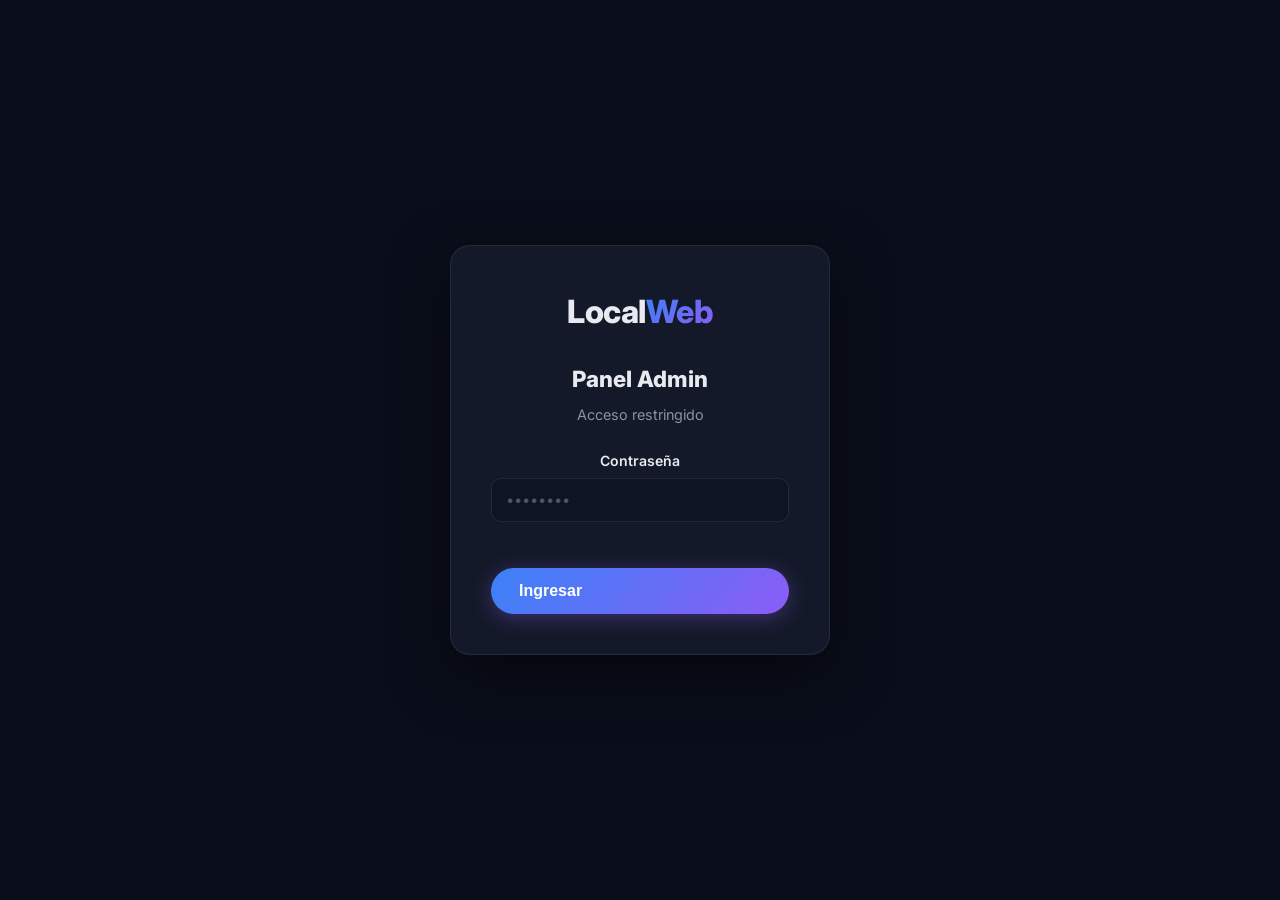
<file: responder-presupuesto.html>
<!DOCTYPE html>
<html lang="es">
<head>
  <meta charset="UTF-8" />
  <meta name="viewport" content="width=device-width, initial-scale=1.0" />
  <title>Responder Presupuesto | Local Web Admin</title>
  <link rel="stylesheet" href="styles.css" />
  <link rel="stylesheet" href="presupuesto.css" />
  <link href="https://fonts.googleapis.com/css2?family=Inter:wght@300;400;500;600;700;800;900&display=swap" rel="stylesheet" />
</head>
<body>

  <!-- LOGIN SCREEN -->
  <div id="loginScreen" class="login-screen">
    <div class="login-card">
      <div class="logo" style="margin-bottom:24px;font-size:2rem">
        <span class="logo-total">Local</span><span class="logo-web">Web</span>
      </div>
      <h2>Panel Admin</h2>
      <p style="color:var(--text-muted);margin-bottom:24px;font-size:.9rem">Acceso restringido</p>
      <div class="form-group">
        <label>Contraseña</label>
        <input type="password" id="adminPass" placeholder="••••••••" onkeydown="if(event.key==='Enter')checkLogin()" />
        <span class="form-error" id="loginErr"></span>
      </div>
      <button class="btn-primary" style="width:100%;margin-top:8px" onclick="checkLogin()">Ingresar</button>
    </div>
  </div>

  <!-- ADMIN PANEL -->
  <div id="adminPanel" class="hidden">

    <header class="navbar scrolled">
      <div class="container nav-inner">
        <a href="index.html" class="logo">
          <span class="logo-total">Local</span><span class="logo-web">Web</span>
          <span style="font-size:.7rem;color:var(--text-muted);margin-left:8px;font-weight:500">ADMIN</span>
        </a>
        <div style="display:flex;gap:12px;align-items:center">
          <a href="presupuesto.html" target="_blank" class="btn-ghost" style="padding:8px 16px;font-size:.85rem">Ver form público</a>
          <button onclick="logout()" class="btn-ghost" style="padding:8px 16px;font-size:.85rem">Cerrar sesión</button>
        </div>
      </div>
    </header>

    <main style="padding-top:80px;min-height:100vh;background:var(--bg)">
      <div class="container" style="padding-top:40px;padding-bottom:80px">

        <div class="presup-header">
          <h1>Panel de <span class="gradient-text">Presupuestos</span></h1>
          <p>Calculá el costo real y respondé al cliente con un presupuesto profesional</p>
        </div>

        <!-- TABS -->
        <div class="admin-tabs">
          <button class="tab-btn active" onclick="showTab('calculadora')">🧮 Calculadora de costos</button>
          <button class="tab-btn" onclick="showTab('responder')">✉️ Armar respuesta</button>
          <button class="tab-btn" onclick="showTab('costos-fijos')">📊 Costos fijos</button>
        </div>

        <!-- TAB: CALCULADORA -->
        <div class="tab-panel active" id="tab-calculadora">
          <div class="admin-grid">

            <div class="admin-card">
              <h3>🎯 Datos del cliente</h3>
              <div class="form-group">
                <label>Nombre del cliente</label>
                <input type="text" id="c-nombre" placeholder="Juan García" />
              </div>
              <div class="form-group">
                <label>Email</label>
                <input type="email" id="c-email" placeholder="juan@ejemplo.com" />
              </div>
              <div class="form-group">
                <label>WhatsApp</label>
                <input type="tel" id="c-telefono" placeholder="+54 9 11 1234-5678" />
              </div>
              <div class="form-group">
                <label>Servicio solicitado</label>
                <select id="c-servicio" onchange="calcular()">
                  <option value="">Seleccioná...</option>
                  <option value="web-comercio">Página Web Comercio</option>
                  <option value="inmobiliaria">Inmobiliaria</option>
                  <option value="app-movil">App Móvil</option>
                  <option value="sistema">Sistema Administrativo</option>
                  <option value="publicidad">Publicidad en Redes</option>
                  <option value="community">Community Manager</option>
                  <option value="hosting-juegos">Hosting Servidor de Juegos</option>
                  <option value="web-medida">Web a Medida</option>
                </select>
              </div>
              <div class="form-group">
                <label>Complejidad del proyecto</label>
                <select id="c-complejidad" onchange="calcular()">
                  <option value="basico">Básico (sin funciones extras)</option>
                  <option value="intermedio" selected>Intermedio (algunas funciones)</option>
                  <option value="avanzado">Avanzado (sistema complejo)</option>
                </select>
              </div>
              <div class="form-group">
                <label>¿Incluye dominio? (.ar o .com.ar)</label>
                <select id="c-dominio" onchange="calcular()">
                  <option value="no">No incluye</option>
                  <option value="ar">Sí — .ar (~$3.500/año)</option>
                  <option value="com-ar">Sí — .com.ar (~$2.500/año)</option>
                </select>
              </div>
              <div class="form-group">
                <label>¿Incluye hosting?</label>
                <select id="c-hosting" onchange="calcular()">
                  <option value="no">No incluye</option>
                  <option value="vercel-free">Vercel gratis (suficiente para la mayoría)</option>
                  <option value="vercel-pro">Vercel Pro (~$20 USD/mes)</option>
                </select>
              </div>
              <div class="form-group">
                <label>¿Incluye Supabase (base de datos)?</label>
                <select id="c-supabase" onchange="calcular()">
                  <option value="no">No requiere</option>
                  <option value="free">Supabase gratis</option>
                  <option value="pro">Supabase Pro (~$25 USD/mes)</option>
                </select>
              </div>
              <div class="form-group">
                <label>Meses de soporte incluidos</label>
                <select id="c-soporte" onchange="calcular()">
                  <option value="0">Sin soporte</option>
                  <option value="1">1 mes</option>
                  <option value="3" selected>3 meses</option>
                  <option value="6">6 meses</option>
                  <option value="12">12 meses</option>
                </select>
              </div>
              <div class="form-group">
                <label>Descuento (%)</label>
                <input type="number" id="c-descuento" value="0" min="0" max="50" oninput="calcular()" />
              </div>
            </div>

            <!-- RESULTADO -->
            <div class="admin-card resultado-card">
              <h3>💰 Resultado del presupuesto</h3>
              <div id="resultado-body">
                <p style="color:var(--text-muted);text-align:center;padding:40px 0">Seleccioná un servicio para ver el presupuesto estimado</p>
              </div>
            </div>

          </div>
        </div>

        <!-- TAB: RESPONDER -->
        <div class="tab-panel" id="tab-responder">
          <div class="admin-card" style="max-width:800px;margin:0 auto">
            <h3>✉️ Armar respuesta al cliente</h3>
            <p style="color:var(--text-muted);margin-bottom:24px;font-size:.9rem">Completá los datos del cliente y el presupuesto calculado para generar el mensaje.</p>

            <div class="form-row">
              <div class="form-group">
                <label>Nombre del cliente</label>
                <input type="text" id="r-nombre" placeholder="Juan" />
              </div>
              <div class="form-group">
                <label>Servicio</label>
                <input type="text" id="r-servicio" placeholder="Página Web Comercio" />
              </div>
            </div>
            <div class="form-row">
              <div class="form-group">
                <label>Precio de creación</label>
                <input type="text" id="r-precio" placeholder="$250.000" />
              </div>
              <div class="form-group">
                <label>Costo mensual (hosting/mantenimiento)</label>
                <input type="text" id="r-mensual" placeholder="$15.000 / mes" />
              </div>
            </div>
            <div class="form-group">
              <label>¿Qué incluye?</label>
              <textarea id="r-incluye" rows="3" placeholder="✅ Diseño responsive&#10;✅ Panel de administración&#10;✅ SEO básico&#10;✅ 3 meses de soporte"></textarea>
            </div>
            <div class="form-group">
              <label>Plazo de entrega</label>
              <input type="text" id="r-plazo" placeholder="7 días hábiles" />
            </div>
            <div class="form-group">
              <label>Observaciones adicionales</label>
              <textarea id="r-obs" rows="2" placeholder="Cualquier detalle extra del presupuesto..."></textarea>
            </div>

            <button class="btn-primary" onclick="generarMensaje()" style="margin-bottom:20px">Generar mensaje →</button>

            <div id="mensaje-generado" class="hidden">
              <h4 style="margin-bottom:12px">Mensaje generado:</h4>
              <div class="mensaje-preview" id="preview-texto"></div>
              <div style="display:flex;gap:12px;margin-top:16px;flex-wrap:wrap">
                <button class="btn-primary" onclick="enviarWA()">📱 Enviar por WhatsApp</button>
                <button class="btn-ghost" onclick="enviarEmail()">✉️ Abrir en Email</button>
                <button class="btn-ghost" onclick="copiarMensaje()">📋 Copiar texto</button>
              </div>
            </div>
          </div>
        </div>

        <!-- TAB: COSTOS FIJOS -->
        <div class="tab-panel" id="tab-costos-fijos">
          <div class="costos-grid">

            <div class="admin-card">
              <h3>🏗️ Costos de infraestructura</h3>
              <table class="costos-table">
                <thead><tr><th>Servicio</th><th>Plan</th><th>Costo</th></tr></thead>
                <tbody>
                  <tr><td>Vercel</td><td>Hobby (gratis)</td><td class="green">$0</td></tr>
                  <tr><td>Vercel</td><td>Pro</td><td>~$20 USD/mes</td></tr>
                  <tr><td>Supabase</td><td>Free</td><td class="green">$0</td></tr>
                  <tr><td>Supabase</td><td>Pro</td><td>~$25 USD/mes</td></tr>
                  <tr><td>GitHub</td><td>Free</td><td class="green">$0</td></tr>
                  <tr><td>GitHub</td><td>Pro</td><td>~$4 USD/mes</td></tr>
                </tbody>
              </table>
            </div>

            <div class="admin-card">
              <h3>🌐 Costos de dominio (NIC.ar)</h3>
              <table class="costos-table">
                <thead><tr><th>Dominio</th><th>Alta</th><th>Renovación/año</th></tr></thead>
                <tbody>
                  <tr><td>.ar</td><td>~$3.500 ARS</td><td>~$3.500 ARS</td></tr>
                  <tr><td>.com.ar</td><td>~$2.500 ARS</td><td>~$2.500 ARS</td></tr>
                  <tr><td>.com</td><td>~$15 USD</td><td>~$15 USD/año</td></tr>
                  <tr><td>.net</td><td>~$15 USD</td><td>~$15 USD/año</td></tr>
                </tbody>
              </table>
            </div>

            <div class="admin-card">
              <h3>🔧 Precios de creación sugeridos</h3>
              <table class="costos-table">
                <thead><tr><th>Servicio</th><th>Básico</th><th>Intermedio</th><th>Avanzado</th></tr></thead>
                <tbody>
                  <tr><td>Web Comercio</td><td>$120k</td><td>$220k</td><td>$400k</td></tr>
                  <tr><td>Inmobiliaria</td><td>$220k</td><td>$380k</td><td>$600k</td></tr>
                  <tr><td>App Móvil</td><td>$400k</td><td>$800k</td><td>$1.5M</td></tr>
                  <tr><td>Sistema Admin</td><td>$300k</td><td>$600k</td><td>$1.2M</td></tr>
                  <tr><td>Publicidad/mes</td><td>$50k</td><td>$100k</td><td>$200k</td></tr>
                  <tr><td>Community/mes</td><td>$60k</td><td>$100k</td><td>$180k</td></tr>
                  <tr><td>Hosting Juegos/mes</td><td>$30k</td><td>$70k</td><td>$150k</td></tr>
                </tbody>
              </table>
            </div>

            <div class="admin-card">
              <h3>🛠️ Soporte y mantenimiento mensual</h3>
              <table class="costos-table">
                <thead><tr><th>Tipo</th><th>Precio sugerido</th></tr></thead>
                <tbody>
                  <tr><td>Mantenimiento básico (actualizaciones)</td><td>$15.000/mes</td></tr>
                  <tr><td>Soporte con cambios menores</td><td>$30.000/mes</td></tr>
                  <tr><td>Soporte full (cambios + hosting)</td><td>$50.000/mes</td></tr>
                  <tr><td>Hora de desarrollo adicional</td><td>$8.000 - $15.000</td></tr>
                </tbody>
              </table>
            </div>

          </div>
        </div>

      </div>
    </main>
  </div>

  <script src="responder-presupuesto.js"></script>
</body>
</html>
</file>
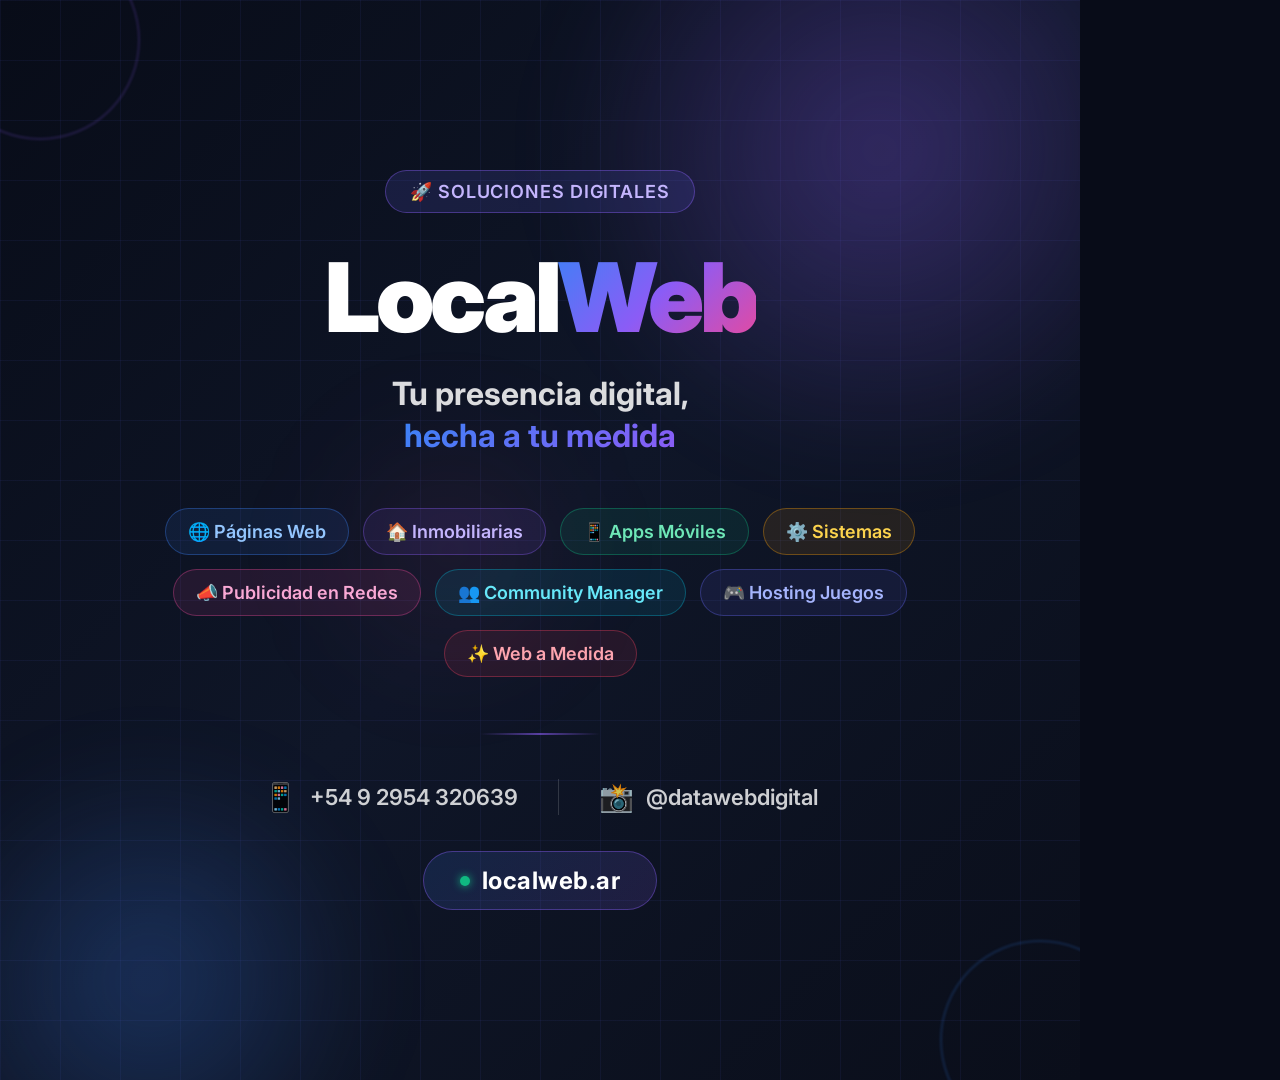
<file: social-preview.html>
<!DOCTYPE html>
<html lang="es">
<head>
  <meta charset="UTF-8" />
  <meta name="viewport" content="width=1080" />
  <title>LocalWeb — Social Preview</title>
  <link href="https://fonts.googleapis.com/css2?family=Inter:wght@400;600;700;800;900&display=swap" rel="stylesheet" />
  <style>
    * { margin: 0; padding: 0; box-sizing: border-box; }

    body {
      width: 1080px;
      height: 1080px;
      overflow: hidden;
      font-family: 'Inter', sans-serif;
      background: #080c18;
    }

    .canvas {
      width: 1080px;
      height: 1080px;
      position: relative;
      overflow: hidden;
      background: linear-gradient(135deg, #080c18 0%, #0f1628 50%, #0a0e1a 100%);
    }

    /* Grid background */
    .grid {
      position: absolute;
      inset: 0;
      background-image:
        linear-gradient(rgba(99,102,241,0.07) 1px, transparent 1px),
        linear-gradient(90deg, rgba(99,102,241,0.07) 1px, transparent 1px);
      background-size: 60px 60px;
    }

    /* Orbs */
    .orb1 {
      position: absolute;
      width: 700px; height: 700px;
      top: -200px; right: -150px;
      background: radial-gradient(circle, rgba(139,92,246,0.3) 0%, transparent 65%);
      border-radius: 50%;
      filter: blur(40px);
    }
    .orb2 {
      position: absolute;
      width: 500px; height: 500px;
      bottom: -150px; left: -100px;
      background: radial-gradient(circle, rgba(59,130,246,0.25) 0%, transparent 65%);
      border-radius: 50%;
      filter: blur(40px);
    }
    .orb3 {
      position: absolute;
      width: 300px; height: 300px;
      top: 400px; left: 300px;
      background: radial-gradient(circle, rgba(236,72,153,0.1) 0%, transparent 65%);
      border-radius: 50%;
      filter: blur(60px);
    }

    /* Content */
    .content {
      position: relative;
      z-index: 2;
      display: flex;
      flex-direction: column;
      align-items: center;
      justify-content: center;
      height: 100%;
      padding: 64px;
      gap: 0;
    }

    /* Badge */
    .badge {
      display: inline-flex;
      align-items: center;
      gap: 10px;
      background: rgba(99,102,241,0.15);
      border: 1.5px solid rgba(139,92,246,0.4);
      color: #c4b5fd;
      padding: 10px 24px;
      border-radius: 50px;
      font-size: 18px;
      font-weight: 600;
      letter-spacing: 0.05em;
      text-transform: uppercase;
      margin-bottom: 36px;
    }

    /* Logo */
    .logo {
      font-size: 96px;
      font-weight: 900;
      letter-spacing: -4px;
      line-height: 1;
      margin-bottom: 28px;
    }
    .logo-local { color: #fff; }
    .logo-web {
      background: linear-gradient(135deg, #3b82f6, #8b5cf6, #ec4899);
      -webkit-background-clip: text;
      -webkit-text-fill-color: transparent;
      background-clip: text;
    }

    /* Tagline */
    .tagline {
      font-size: 32px;
      font-weight: 700;
      color: rgba(255,255,255,0.85);
      text-align: center;
      line-height: 1.3;
      margin-bottom: 52px;
      max-width: 780px;
    }
    .tagline span {
      background: linear-gradient(135deg, #3b82f6, #8b5cf6);
      -webkit-background-clip: text;
      -webkit-text-fill-color: transparent;
      background-clip: text;
    }

    /* Services pills */
    .services {
      display: flex;
      flex-wrap: wrap;
      gap: 14px;
      justify-content: center;
      margin-bottom: 56px;
      max-width: 900px;
    }
    .pill {
      display: flex;
      align-items: center;
      gap: 8px;
      padding: 12px 22px;
      border-radius: 50px;
      font-size: 18px;
      font-weight: 600;
      border: 1.5px solid;
    }
    .pill.blue   { background: rgba(59,130,246,0.1);  border-color: rgba(59,130,246,0.35);  color: #93c5fd; }
    .pill.purple { background: rgba(139,92,246,0.1);  border-color: rgba(139,92,246,0.35);  color: #c4b5fd; }
    .pill.green  { background: rgba(16,185,129,0.1);  border-color: rgba(16,185,129,0.35);  color: #6ee7b7; }
    .pill.orange { background: rgba(245,158,11,0.1);  border-color: rgba(245,158,11,0.35);  color: #fcd34d; }
    .pill.pink   { background: rgba(236,72,153,0.1);  border-color: rgba(236,72,153,0.35);  color: #f9a8d4; }
    .pill.teal   { background: rgba(6,182,212,0.1);   border-color: rgba(6,182,212,0.35);   color: #67e8f9; }
    .pill.indigo { background: rgba(99,102,241,0.1);  border-color: rgba(99,102,241,0.35);  color: #a5b4fc; }
    .pill.rose   { background: rgba(244,63,94,0.1);   border-color: rgba(244,63,94,0.35);   color: #fda4af; }

    /* Divider */
    .divider {
      width: 120px;
      height: 2px;
      background: linear-gradient(90deg, transparent, rgba(139,92,246,0.6), transparent);
      margin-bottom: 44px;
    }

    /* Contact row */
    .contact-row {
      display: flex;
      align-items: center;
      gap: 40px;
    }
    .contact-item {
      display: flex;
      align-items: center;
      gap: 12px;
      font-size: 22px;
      font-weight: 600;
      color: rgba(255,255,255,0.8);
    }
    .contact-item .icon {
      font-size: 28px;
    }
    .contact-sep {
      width: 1px;
      height: 36px;
      background: rgba(255,255,255,0.15);
    }

    /* URL */
    .url-badge {
      margin-top: 36px;
      display: flex;
      align-items: center;
      gap: 12px;
      background: linear-gradient(135deg, rgba(59,130,246,0.15), rgba(139,92,246,0.15));
      border: 1.5px solid rgba(139,92,246,0.4);
      padding: 14px 36px;
      border-radius: 50px;
      font-size: 24px;
      font-weight: 700;
      color: #fff;
      letter-spacing: 0.5px;
    }
    .url-dot {
      width: 10px; height: 10px;
      background: #10b981;
      border-radius: 50%;
      box-shadow: 0 0 8px #10b981;
    }

    /* Corner decorations */
    .corner-tl, .corner-br {
      position: absolute;
      width: 200px; height: 200px;
      border-radius: 50%;
      filter: blur(1px);
    }
    .corner-tl {
      top: -60px; left: -60px;
      border: 2px solid rgba(139,92,246,0.2);
    }
    .corner-br {
      bottom: -60px; right: -60px;
      border: 2px solid rgba(59,130,246,0.2);
    }
  </style>
</head>
<body>
  <div class="canvas">
    <div class="grid"></div>
    <div class="orb1"></div>
    <div class="orb2"></div>
    <div class="orb3"></div>
    <div class="corner-tl"></div>
    <div class="corner-br"></div>

    <div class="content">
      <div class="badge">🚀 Soluciones Digitales</div>

      <div class="logo">
        <span class="logo-local">Local</span><span class="logo-web">Web</span>
      </div>

      <div class="tagline">
        Tu presencia digital,<br /><span>hecha a tu medida</span>
      </div>

      <div class="services">
        <div class="pill blue">🌐 Páginas Web</div>
        <div class="pill purple">🏠 Inmobiliarias</div>
        <div class="pill green">📱 Apps Móviles</div>
        <div class="pill orange">⚙️ Sistemas</div>
        <div class="pill pink">📣 Publicidad en Redes</div>
        <div class="pill teal">👥 Community Manager</div>
        <div class="pill indigo">🎮 Hosting Juegos</div>
        <div class="pill rose">✨ Web a Medida</div>
      </div>

      <div class="divider"></div>

      <div class="contact-row">
        <div class="contact-item">
          <span class="icon">📱</span>
          <span>+54 9 2954 320639</span>
        </div>
        <div class="contact-sep"></div>
        <div class="contact-item">
          <span class="icon">📸</span>
          <span>@datawebdigital</span>
        </div>
      </div>

      <div class="url-badge">
        <div class="url-dot"></div>
        localweb.ar
      </div>
    </div>
  </div>
</body>
</html>
</file>
<file: styles.css>
/* ══════════════════════════════════════════
   TOTAL WEB — Styles
   ══════════════════════════════════════════ */

*, *::before, *::after { box-sizing: border-box; margin: 0; padding: 0; }

:root {
  --bg:        #0a0e1a;
  --bg2:       #0f1424;
  --surface:   #141929;
  --surface2:  #1a2035;
  --border:    rgba(255,255,255,0.08);
  --text:      #e8eaf0;
  --text-muted:#8892a4;
  --blue:      #3b82f6;
  --blue-glow: rgba(59,130,246,0.25);
  --purple:    #8b5cf6;
  --purple-glow: rgba(139,92,246,0.25);
  --green:     #10b981;
  --orange:    #f59e0b;
  --pink:      #ec4899;
  --teal:      #06b6d4;
  --indigo:    #6366f1;
  --grad:      linear-gradient(135deg, #3b82f6 0%, #8b5cf6 100%);
  --radius:    14px;
  --radius-lg: 22px;
  --shadow:    0 4px 24px rgba(0,0,0,0.4);
  --shadow-lg: 0 12px 48px rgba(0,0,0,0.5);
}

html { scroll-behavior: smooth; }

body {
  font-family: 'Inter', system-ui, sans-serif;
  background: var(--bg);
  color: var(--text);
  line-height: 1.6;
  overflow-x: hidden;
}

.container {
  max-width: 1200px;
  margin: 0 auto;
  padding: 0 24px;
}

/* ── GRADIENT TEXT ── */
.gradient-text {
  background: var(--grad);
  -webkit-background-clip: text;
  -webkit-text-fill-color: transparent;
  background-clip: text;
}

/* ══ NAVBAR ══ */
.navbar {
  position: fixed;
  top: 0; left: 0; right: 0;
  z-index: 100;
  padding: 16px 0;
  transition: background 0.3s, backdrop-filter 0.3s, box-shadow 0.3s;
}
.navbar.scrolled {
  background: rgba(10,14,26,0.9);
  backdrop-filter: blur(16px);
  box-shadow: 0 1px 0 var(--border);
}
.nav-inner {
  display: flex;
  align-items: center;
  justify-content: space-between;
}
.logo {
  font-size: 1.5rem;
  font-weight: 800;
  text-decoration: none;
  letter-spacing: -0.5px;
}
.logo-total { color: var(--text); }
.logo-web   { background: var(--grad); -webkit-background-clip: text; -webkit-text-fill-color: transparent; background-clip: text; }

.nav-links {
  display: flex;
  align-items: center;
  gap: 32px;
}
.nav-links a {
  color: var(--text-muted);
  text-decoration: none;
  font-size: 0.95rem;
  font-weight: 500;
  transition: color 0.2s;
}
.nav-links a:hover { color: var(--text); }
.btn-nav {
  background: var(--grad) !important;
  color: #fff !important;
  padding: 8px 20px;
  border-radius: 50px;
  font-weight: 600 !important;
  transition: opacity 0.2s, transform 0.2s !important;
}
.btn-nav:hover { opacity: 0.9; transform: translateY(-1px); }

.btn-nav-radio {
  background: rgba(239,68,68,0.15) !important;
  color: #f87171 !important;
  padding: 8px 16px;
  border-radius: 50px;
  font-weight: 600 !important;
  border: 1px solid rgba(239,68,68,0.3);
  transition: background 0.2s, transform 0.2s !important;
}
.btn-nav-radio:hover { background: rgba(239,68,68,0.28) !important; transform: translateY(-1px); }

.hamburger {
  display: none;
  flex-direction: column;
  gap: 5px;
  background: none;
  border: none;
  cursor: pointer;
  padding: 4px;
}
.hamburger span {
  display: block;
  width: 24px;
  height: 2px;
  background: var(--text);
  border-radius: 2px;
  transition: transform 0.3s, opacity 0.3s;
}
.hamburger.open span:nth-child(1) { transform: translateY(7px) rotate(45deg); }
.hamburger.open span:nth-child(2) { opacity: 0; }
.hamburger.open span:nth-child(3) { transform: translateY(-7px) rotate(-45deg); }

/* ══ HERO ══ */
.hero {
  min-height: 100vh;
  display: flex;
  align-items: center;
  position: relative;
  overflow: hidden;
  padding: 100px 0 60px;
}
.hero-bg {
  position: absolute;
  inset: 0;
  pointer-events: none;
}
.hero-grid {
  position: absolute;
  inset: 0;
  background-image:
    linear-gradient(rgba(59,130,246,0.06) 1px, transparent 1px),
    linear-gradient(90deg, rgba(59,130,246,0.06) 1px, transparent 1px);
  background-size: 60px 60px;
  mask-image: radial-gradient(ellipse 80% 60% at 50% 0%, black, transparent);
}
.hero-orb {
  position: absolute;
  border-radius: 50%;
  filter: blur(80px);
}
.orb1 {
  width: 600px; height: 600px;
  top: -200px; right: -100px;
  background: radial-gradient(circle, rgba(139,92,246,0.25) 0%, transparent 70%);
}
.orb2 {
  width: 400px; height: 400px;
  bottom: -100px; left: -100px;
  background: radial-gradient(circle, rgba(59,130,246,0.2) 0%, transparent 70%);
}
.hero-content {
  position: relative;
  z-index: 1;
  max-width: 720px;
}
.hero-badge {
  display: inline-flex;
  align-items: center;
  gap: 8px;
  background: rgba(59,130,246,0.12);
  border: 1px solid rgba(59,130,246,0.3);
  color: #93c5fd;
  padding: 6px 16px;
  border-radius: 50px;
  font-size: 0.85rem;
  font-weight: 500;
  margin-bottom: 24px;
}
.hero h1 {
  font-size: clamp(2.4rem, 5vw, 4rem);
  font-weight: 900;
  line-height: 1.1;
  letter-spacing: -1.5px;
  margin-bottom: 24px;
}
.hero-sub {
  font-size: 1.15rem;
  color: var(--text-muted);
  max-width: 560px;
  margin-bottom: 36px;
  line-height: 1.7;
}
.hero-cta {
  display: flex;
  gap: 16px;
  flex-wrap: wrap;
  margin-bottom: 56px;
}
.btn-primary {
  display: inline-flex;
  align-items: center;
  gap: 8px;
  background: var(--grad);
  color: #fff;
  padding: 14px 28px;
  border-radius: 50px;
  font-weight: 700;
  font-size: 1rem;
  text-decoration: none;
  border: none;
  cursor: pointer;
  transition: transform 0.2s, box-shadow 0.2s, opacity 0.2s;
  box-shadow: 0 4px 20px rgba(139,92,246,0.35);
}
.btn-primary:hover {
  transform: translateY(-2px);
  box-shadow: 0 8px 32px rgba(139,92,246,0.5);
}
.btn-ghost {
  display: inline-flex;
  align-items: center;
  gap: 8px;
  background: transparent;
  color: var(--text);
  padding: 14px 28px;
  border-radius: 50px;
  font-weight: 600;
  font-size: 1rem;
  text-decoration: none;
  border: 1px solid var(--border);
  transition: border-color 0.2s, background 0.2s;
}
.btn-ghost:hover {
  border-color: rgba(255,255,255,0.25);
  background: rgba(255,255,255,0.05);
}
.hero-stats {
  display: flex;
  align-items: center;
  gap: 32px;
  flex-wrap: wrap;
}
.stat { display: flex; flex-direction: column; gap: 2px; }
.stat strong { font-size: 1.6rem; font-weight: 800; color: var(--text); }
.stat span   { font-size: 0.82rem; color: var(--text-muted); }
.stat-divider {
  width: 1px;
  height: 40px;
  background: var(--border);
}

/* ══ SECTIONS ══ */
.section {
  padding: 96px 0;
}
.section-header {
  text-align: center;
  max-width: 680px;
  margin: 0 auto 64px;
}
.section-tag {
  display: inline-block;
  background: rgba(59,130,246,0.12);
  border: 1px solid rgba(59,130,246,0.25);
  color: #93c5fd;
  padding: 5px 14px;
  border-radius: 50px;
  font-size: 0.8rem;
  font-weight: 600;
  letter-spacing: 0.05em;
  text-transform: uppercase;
  margin-bottom: 16px;
}
.section-header h2 {
  font-size: clamp(1.8rem, 3.5vw, 2.8rem);
  font-weight: 800;
  letter-spacing: -0.8px;
  margin-bottom: 16px;
}
.section-header p {
  color: var(--text-muted);
  font-size: 1.05rem;
  line-height: 1.7;
}

/* ══ SERVICIOS GRID ══ */
.servicios { background: var(--bg2); }

.services-grid {
  display: grid;
  grid-template-columns: repeat(auto-fill, minmax(320px, 1fr));
  gap: 20px;
}

.service-card {
  background: var(--surface);
  border: 1px solid var(--border);
  border-radius: var(--radius-lg);
  padding: 32px;
  position: relative;
  transition: transform 0.25s, box-shadow 0.25s, border-color 0.25s;
  overflow: hidden;
}
.service-card::before {
  content: '';
  position: absolute;
  top: 0; left: 0; right: 0;
  height: 2px;
  opacity: 0;
  transition: opacity 0.3s;
}
.service-card:hover { transform: translateY(-4px); box-shadow: var(--shadow-lg); }

.service-card[data-color="blue"]::before   { background: linear-gradient(90deg, var(--blue), #60a5fa); }
.service-card[data-color="purple"]::before { background: var(--grad); }
.service-card[data-color="green"]::before  { background: linear-gradient(90deg, var(--green), #34d399); }
.service-card[data-color="orange"]::before { background: linear-gradient(90deg, var(--orange), #fbbf24); }
.service-card[data-color="pink"]::before   { background: linear-gradient(90deg, var(--pink), #f472b6); }
.service-card[data-color="teal"]::before   { background: linear-gradient(90deg, var(--teal), #22d3ee); }
.service-card[data-color="indigo"]::before { background: linear-gradient(90deg, var(--indigo), #818cf8); }
.service-card[data-color="gradient"]::before { background: var(--grad); }

.service-card:hover::before { opacity: 1; }

.service-card[data-color="blue"]:hover   { border-color: rgba(59,130,246,0.4); box-shadow: 0 12px 48px rgba(59,130,246,0.15); }
.service-card[data-color="purple"]:hover { border-color: rgba(139,92,246,0.4); box-shadow: 0 12px 48px rgba(139,92,246,0.15); }
.service-card[data-color="green"]:hover  { border-color: rgba(16,185,129,0.4); box-shadow: 0 12px 48px rgba(16,185,129,0.15); }
.service-card[data-color="orange"]:hover { border-color: rgba(245,158,11,0.4); box-shadow: 0 12px 48px rgba(245,158,11,0.15); }
.service-card[data-color="pink"]:hover   { border-color: rgba(236,72,153,0.4); box-shadow: 0 12px 48px rgba(236,72,153,0.15); }
.service-card[data-color="teal"]:hover   { border-color: rgba(6,182,212,0.4);  box-shadow: 0 12px 48px rgba(6,182,212,0.15); }
.service-card[data-color="indigo"]:hover { border-color: rgba(99,102,241,0.4); box-shadow: 0 12px 48px rgba(99,102,241,0.15); }

.service-card.featured {
  border-color: rgba(139,92,246,0.4);
  background: linear-gradient(135deg, rgba(139,92,246,0.08) 0%, var(--surface) 60%);
}
.featured-badge {
  position: absolute;
  top: 20px; right: 20px;
  background: var(--grad);
  color: #fff;
  font-size: 0.7rem;
  font-weight: 700;
  padding: 4px 10px;
  border-radius: 50px;
  text-transform: uppercase;
  letter-spacing: 0.05em;
}
.service-icon {
  width: 52px; height: 52px;
  background: var(--surface2);
  border-radius: 14px;
  display: flex;
  align-items: center;
  justify-content: center;
  margin-bottom: 20px;
  color: var(--blue);
}
.service-icon svg { width: 26px; height: 26px; }
.service-card[data-color="purple"] .service-icon { color: var(--purple); }
.service-card[data-color="green"]  .service-icon { color: var(--green); }
.service-card[data-color="orange"] .service-icon { color: var(--orange); }
.service-card[data-color="pink"]   .service-icon { color: var(--pink); }
.service-card[data-color="teal"]   .service-icon { color: var(--teal); }
.service-card[data-color="indigo"] .service-icon { color: var(--indigo); }
.service-card[data-color="gradient"] .service-icon { color: var(--purple); }

.service-card h3 {
  font-size: 1.2rem;
  font-weight: 700;
  margin-bottom: 10px;
}
.service-card p {
  color: var(--text-muted);
  font-size: 0.92rem;
  line-height: 1.65;
  margin-bottom: 16px;
}
.service-features {
  list-style: none;
  display: flex;
  flex-direction: column;
  gap: 6px;
  margin-bottom: 20px;
}
.service-features li {
  font-size: 0.85rem;
  color: var(--text-muted);
  padding-left: 18px;
  position: relative;
}
.service-features li::before {
  content: '✓';
  position: absolute;
  left: 0;
  color: var(--green);
  font-weight: 700;
}
.service-cta {
  display: inline-flex;
  align-items: center;
  gap: 4px;
  color: var(--blue);
  font-weight: 600;
  font-size: 0.9rem;
  text-decoration: none;
  transition: gap 0.2s, color 0.2s;
}
.service-card[data-color="purple"] .service-cta { color: var(--purple); }
.service-card[data-color="green"]  .service-cta { color: var(--green); }
.service-card[data-color="orange"] .service-cta { color: var(--orange); }
.service-card[data-color="pink"]   .service-cta { color: var(--pink); }
.service-card[data-color="teal"]   .service-cta { color: var(--teal); }
.service-card[data-color="indigo"] .service-cta { color: var(--indigo); }
.service-card[data-color="gradient"] .service-cta { color: var(--purple); }
.service-cta:hover { gap: 8px; }

/* ══ NOSOTROS ══ */
.nosotros { background: var(--bg); }
.nosotros-inner {
  display: grid;
  grid-template-columns: 1fr 1fr;
  gap: 80px;
  align-items: center;
}
.nosotros-text .section-tag { display: inline-block; margin-bottom: 16px; }
.nosotros-text h2 {
  font-size: clamp(1.8rem, 3vw, 2.6rem);
  font-weight: 800;
  letter-spacing: -0.8px;
  margin-bottom: 16px;
}
.nosotros-text > p {
  color: var(--text-muted);
  font-size: 1.05rem;
  line-height: 1.7;
  margin-bottom: 36px;
}
.reasons { display: flex; flex-direction: column; gap: 24px; }
.reason {
  display: flex;
  gap: 16px;
  align-items: flex-start;
}
.reason-icon {
  font-size: 1.5rem;
  width: 44px; height: 44px;
  min-width: 44px;
  background: var(--surface);
  border-radius: 12px;
  display: flex;
  align-items: center;
  justify-content: center;
  border: 1px solid var(--border);
}
.reason h4 { font-size: 0.95rem; font-weight: 700; margin-bottom: 4px; }
.reason p  { font-size: 0.87rem; color: var(--text-muted); line-height: 1.5; }

/* Visual cards */
.nosotros-visual {
  position: relative;
  height: 420px;
}
.visual-card {
  position: absolute;
  background: var(--surface);
  border: 1px solid var(--border);
  border-radius: var(--radius);
  padding: 16px 18px;
  box-shadow: var(--shadow);
  font-size: 0.85rem;
}
.vc1 {
  top: 0; left: 0; right: 0;
  display: flex; flex-direction: column; gap: 8px;
}
.vc2 { top: 110px; left: 20px; right: 20px; }
.vc2 span { font-weight: 600; display: flex; align-items: center; gap: 6px; }
.vc2 p { color: var(--text-muted); margin-top: 6px; font-size: 0.82rem; }
.vc3 { bottom: 80px; right: 0; left: 30px; }
.vc4 { bottom: 0; left: 0; right: 0; }
.vc-dot {
  width: 8px; height: 8px;
  border-radius: 50%;
  display: inline-block;
  margin-right: 4px;
}
.vc-dot.green { background: var(--green); box-shadow: 0 0 6px var(--green); }
.vc-dot.blue  { background: var(--blue);  box-shadow: 0 0 6px var(--blue); }
.vc-bar {
  height: 6px;
  background: var(--surface2);
  border-radius: 3px;
  overflow: hidden;
}
.vc-fill {
  height: 100%;
  background: var(--grad);
  border-radius: 3px;
}
.vc1 small, .vc1 span { color: var(--text-muted); font-size: 0.8rem; }
.vc1 span:first-of-type { color: var(--text); font-weight: 600; }
.rating { color: #fbbf24; font-size: 1rem; display: block; margin-bottom: 6px; }
.vc3 p { color: var(--text-muted); font-size: 0.82rem; margin-bottom: 6px; }
.vc3 small { color: var(--text-muted); font-size: 0.78rem; }
.vc-stats-row {
  display: flex;
  gap: 24px;
}
.vc-stats-row div { display: flex; flex-direction: column; gap: 2px; }
.vc-stats-row strong { font-size: 1.2rem; font-weight: 800; }
.vc-stats-row span  { font-size: 0.75rem; color: var(--text-muted); }

/* ══ PROCESO ══ */
.proceso { background: var(--bg2); }
.steps {
  display: flex;
  align-items: flex-start;
  gap: 8px;
  flex-wrap: wrap;
  justify-content: center;
}
.step {
  flex: 1;
  min-width: 180px;
  max-width: 240px;
  background: var(--surface);
  border: 1px solid var(--border);
  border-radius: var(--radius);
  padding: 28px 22px;
  text-align: center;
  transition: transform 0.2s, border-color 0.2s;
}
.step:hover { transform: translateY(-3px); border-color: rgba(139,92,246,0.4); }
.step-num {
  font-size: 2.4rem;
  font-weight: 900;
  background: var(--grad);
  -webkit-background-clip: text;
  -webkit-text-fill-color: transparent;
  background-clip: text;
  margin-bottom: 12px;
  line-height: 1;
}
.step h4 { font-size: 1rem; font-weight: 700; margin-bottom: 8px; }
.step p  { font-size: 0.85rem; color: var(--text-muted); line-height: 1.55; }
.step-arrow {
  font-size: 1.5rem;
  color: var(--text-muted);
  padding-top: 36px;
  flex-shrink: 0;
}

/* ══ CONSULTA / FORMULARIO ══ */
.consulta {
  background: var(--bg);
  position: relative;
  overflow: hidden;
}
.consulta::before {
  content: '';
  position: absolute;
  top: -200px; right: -200px;
  width: 600px; height: 600px;
  background: radial-gradient(circle, rgba(139,92,246,0.1) 0%, transparent 60%);
  pointer-events: none;
}
.consulta-inner {
  display: grid;
  grid-template-columns: 1fr 1.2fr;
  gap: 72px;
  align-items: start;
}
.consulta-text .section-tag { display: inline-block; margin-bottom: 16px; }
.consulta-text h2 {
  font-size: clamp(1.8rem, 3vw, 2.6rem);
  font-weight: 800;
  letter-spacing: -0.8px;
  margin-bottom: 16px;
}
.consulta-text > p {
  color: var(--text-muted);
  font-size: 1.05rem;
  line-height: 1.7;
  margin-bottom: 36px;
}
.contact-info { display: flex; flex-direction: column; gap: 20px; }
.contact-item {
  display: flex;
  align-items: center;
  gap: 14px;
}
.contact-icon { font-size: 1.4rem; }
.contact-item strong { display: block; font-weight: 700; font-size: 0.9rem; margin-bottom: 2px; }
.contact-item span   { font-size: 0.9rem; color: var(--text-muted); }

/* Form card */
.form-card {
  background: var(--surface);
  border: 1px solid var(--border);
  border-radius: var(--radius-lg);
  padding: 36px;
  box-shadow: var(--shadow-lg);
}
.form-row {
  display: grid;
  grid-template-columns: 1fr 1fr;
  gap: 16px;
}
.form-group {
  display: flex;
  flex-direction: column;
  gap: 6px;
  margin-bottom: 18px;
}
.form-group label {
  font-size: 0.88rem;
  font-weight: 600;
  color: var(--text);
}
.form-group input,
.form-group select,
.form-group textarea {
  background: var(--bg2);
  border: 1px solid var(--border);
  border-radius: 10px;
  color: var(--text);
  padding: 12px 14px;
  font-size: 0.92rem;
  font-family: inherit;
  outline: none;
  transition: border-color 0.2s, box-shadow 0.2s;
  width: 100%;
}
.form-group input::placeholder,
.form-group textarea::placeholder { color: #4b5567; }
.form-group input:focus,
.form-group select:focus,
.form-group textarea:focus {
  border-color: var(--purple);
  box-shadow: 0 0 0 3px rgba(139,92,246,0.15);
}
.form-group select option { background: #1a2035; }
.form-group textarea { resize: vertical; min-height: 100px; }
.form-error { font-size: 0.78rem; color: #f87171; min-height: 14px; }

.budget-group { margin-bottom: 24px; }
.budget-options {
  display: flex;
  flex-wrap: wrap;
  gap: 8px;
  margin-top: 4px;
}
.budget-opt { cursor: pointer; }
.budget-opt input { display: none; }
.budget-opt span {
  display: inline-block;
  padding: 7px 14px;
  border-radius: 50px;
  border: 1px solid var(--border);
  background: var(--bg2);
  font-size: 0.82rem;
  font-weight: 500;
  color: var(--text-muted);
  transition: border-color 0.2s, background 0.2s, color 0.2s;
  cursor: pointer;
}
.budget-opt input:checked + span {
  border-color: var(--purple);
  background: rgba(139,92,246,0.15);
  color: #c4b5fd;
}
.budget-opt:hover span { border-color: rgba(255,255,255,0.2); color: var(--text); }

.btn-submit {
  width: 100%;
  justify-content: center;
  font-size: 1rem;
  padding: 15px;
}
.spinner {
  width: 20px; height: 20px;
  animation: spin 0.8s linear infinite;
}
@keyframes spin { to { transform: rotate(360deg); } }
.hidden { display: none !important; }

.form-success {
  text-align: center;
  padding: 40px 20px;
}
.success-icon { font-size: 3rem; margin-bottom: 16px; }
.form-success h3 { font-size: 1.4rem; font-weight: 700; margin-bottom: 8px; }
.form-success p  { color: var(--text-muted); }

/* ══ FOOTER ══ */
.footer {
  background: var(--bg2);
  border-top: 1px solid var(--border);
  padding: 64px 0 0;
}
.footer-inner {
  display: grid;
  grid-template-columns: 1.5fr 1fr 1fr 1fr;
  gap: 48px;
  padding-bottom: 48px;
}
.footer-brand p {
  color: var(--text-muted);
  font-size: 0.9rem;
  line-height: 1.65;
  margin-top: 12px;
  max-width: 240px;
}
.social-links {
  display: flex;
  gap: 10px;
  margin-top: 20px;
}
.social-btn {
  width: 38px; height: 38px;
  display: flex; align-items: center; justify-content: center;
  background: var(--surface);
  border: 1px solid var(--border);
  border-radius: 10px;
  color: var(--text-muted);
  text-decoration: none;
  transition: color 0.2s, border-color 0.2s, background 0.2s;
}
.social-btn svg { width: 16px; height: 16px; }
.social-btn:hover { color: var(--text); border-color: rgba(255,255,255,0.2); background: var(--surface2); }

.footer-col h5 {
  font-size: 0.85rem;
  font-weight: 700;
  color: var(--text);
  margin-bottom: 14px;
  text-transform: uppercase;
  letter-spacing: 0.05em;
}
.footer-col a {
  display: block;
  color: var(--text-muted);
  text-decoration: none;
  font-size: 0.88rem;
  margin-bottom: 8px;
  transition: color 0.2s;
}
.footer-col a:hover { color: var(--text); }

.footer-bottom {
  border-top: 1px solid var(--border);
  padding: 20px 0;
}
.footer-bottom .container {
  display: flex;
  justify-content: space-between;
  align-items: center;
  font-size: 0.82rem;
  color: var(--text-muted);
}

/* ══ RESPONSIVE ══ */
@media (max-width: 900px) {
  .nosotros-inner,
  .consulta-inner {
    grid-template-columns: 1fr;
    gap: 48px;
  }
  .nosotros-visual { height: 380px; }
  .footer-inner { grid-template-columns: 1fr 1fr; }
}

@media (max-width: 768px) {
  .nav-links {
    display: none;
    position: fixed;
    top: 64px; left: 0; right: 0;
    background: rgba(10,14,26,0.97);
    backdrop-filter: blur(16px);
    flex-direction: column;
    padding: 24px;
    gap: 16px;
    border-bottom: 1px solid var(--border);
  }
  .nav-links.open { display: flex; }
  .nav-links a { font-size: 1.1rem; }
  .btn-nav { text-align: center; }
  .hamburger { display: flex; }

  .hero { padding-top: 90px; }
  .hero h1 { font-size: 2.2rem; }
  .hero-cta { flex-direction: column; }
  .hero-cta .btn-primary, .hero-cta .btn-ghost { text-align: center; justify-content: center; }
  .hero-stats { gap: 20px; }

  .services-grid { grid-template-columns: 1fr; }
  .steps { flex-direction: column; align-items: center; }
  .step-arrow { display: none; }
  .step { min-width: 260px; max-width: 100%; width: 100%; }

  .form-row { grid-template-columns: 1fr; }
  .form-card { padding: 24px; }

  .footer-inner { grid-template-columns: 1fr; gap: 32px; }
  .footer-bottom .container { flex-direction: column; gap: 8px; text-align: center; }

  .nosotros-visual { height: auto; position: relative; display: flex; flex-direction: column; gap: 12px; }
  .visual-card { position: relative; top: auto; left: auto; right: auto; bottom: auto; }
}

@media (max-width: 480px) {
  .container { padding: 0 16px; }
  .section { padding: 64px 0; }
  .budget-options { flex-direction: column; }
  .budget-opt span { width: 100%; text-align: center; display: block; }
}

/* ══ CONTACT LINKS ══ */
.contact-link {
  text-decoration: none;
  color: inherit;
  transition: opacity 0.2s;
}
.contact-link:hover { opacity: 0.8; }
.contact-link:hover span:last-child { color: var(--text); }

/* ══ WHATSAPP FLOTANTE ══ */
.wa-float {
  position: fixed;
  bottom: 28px;
  right: 28px;
  z-index: 200;
  width: 58px;
  height: 58px;
  background: #25d366;
  border-radius: 50%;
  display: flex;
  align-items: center;
  justify-content: center;
  color: #fff;
  box-shadow: 0 4px 20px rgba(37,211,102,0.45);
  transition: transform 0.2s, box-shadow 0.2s;
  animation: wa-pulse 2.5s ease-in-out infinite;
}
.wa-float svg { width: 30px; height: 30px; }
.wa-float:hover {
  transform: scale(1.1);
  box-shadow: 0 8px 32px rgba(37,211,102,0.6);
  animation: none;
}
@keyframes wa-pulse {
  0%, 100% { box-shadow: 0 4px 20px rgba(37,211,102,0.45); }
  50%       { box-shadow: 0 4px 32px rgba(37,211,102,0.75), 0 0 0 8px rgba(37,211,102,0.1); }
}

/* ══ PORTFOLIO / CLIENTES ══ */
.portfolio-grid {
  display: grid;
  grid-template-columns: repeat(3, 1fr);
  gap: 24px;
  margin-top: 20px;
}

.portfolio-card {
  background: var(--surface);
  border: 1px solid var(--border);
  border-radius: var(--radius-lg);
  overflow: hidden;
  text-decoration: none;
  color: inherit;
  display: flex;
  flex-direction: column;
  transition: transform 0.25s, box-shadow 0.25s, border-color 0.25s;
}
.portfolio-card:hover {
  transform: translateY(-6px);
  box-shadow: var(--shadow-lg);
  border-color: rgba(139,92,246,0.35);
}

/* Mockup browser preview */
.portfolio-mockup {
  background: var(--bg2);
  border-bottom: 1px solid var(--border);
  overflow: hidden;
}
.mockup-bar {
  display: flex;
  gap: 6px;
  padding: 10px 14px;
  background: var(--surface2);
  border-bottom: 1px solid var(--border);
}
.mockup-bar span {
  width: 10px;
  height: 10px;
  border-radius: 50%;
  background: var(--border);
}
.mockup-bar span:nth-child(1) { background: #ef4444; }
.mockup-bar span:nth-child(2) { background: #f59e0b; }
.mockup-bar span:nth-child(3) { background: #10b981; }

.mockup-content {
  padding: 24px 20px 28px;
  display: flex;
  flex-direction: column;
  gap: 12px;
  min-height: 130px;
}
.mock-logo {
  font-size: .95rem;
  font-weight: 800;
  letter-spacing: -.02em;
}
.mock-pills {
  display: flex;
  flex-wrap: wrap;
  gap: 6px;
}
.mock-pills span {
  font-size: .72rem;
  font-weight: 600;
  padding: 3px 10px;
  border-radius: 50px;
  background: rgba(255,255,255,0.08);
  color: var(--text-muted);
}
.mock-tagline {
  font-size: .8rem;
  color: var(--text-muted);
  line-height: 1.4;
}

/* Brand themes for mockup */
.inferno-mock   { background: linear-gradient(145deg, #1a0a00 0%, #2d1200 100%); }
.inferno-mock .mock-logo { color: #f97316; }
.inferno-mock .mock-pills span { background: rgba(249,115,22,0.15); color: #fb923c; }

.trabajos-mock  { background: linear-gradient(145deg, #00112d 0%, #001e4a 100%); }
.trabajos-mock .mock-logo { color: #60a5fa; }
.trabajos-mock .mock-pills span { background: rgba(59,130,246,0.15); color: #93c5fd; }

.dataweb-mock   { background: linear-gradient(145deg, #001a20 0%, #002d38 100%); }
.dataweb-mock .mock-logo { color: #22d3ee; }
.dataweb-mock .mock-pills span { background: rgba(6,182,212,0.15); color: #67e8f9; }

.comercial1-mock { background: linear-gradient(145deg, #0f0020 0%, #1a0038 100%); }
.comercial1-mock .mock-logo { color: #a78bfa; }
.comercial1-mock .mock-pills span { background: rgba(139,92,246,0.15); color: #c4b5fd; }

.comercial2-mock { background: linear-gradient(145deg, #200000 0%, #3d0000 100%); }
.comercial2-mock .mock-logo { color: #f87171; }
.comercial2-mock .mock-pills span { background: rgba(239,68,68,0.15); color: #fca5a5; }

/* Card info */
.portfolio-info {
  padding: 20px 22px 24px;
  display: flex;
  flex-direction: column;
  gap: 8px;
  flex: 1;
}
.portfolio-tag {
  font-size: .72rem;
  font-weight: 700;
  text-transform: uppercase;
  letter-spacing: .07em;
  color: var(--tag-color, var(--purple));
}
.portfolio-info h4 {
  font-size: 1rem;
  font-weight: 800;
  letter-spacing: -.02em;
  margin: 0;
}
.portfolio-info p {
  font-size: .85rem;
  color: var(--text-muted);
  line-height: 1.55;
  flex: 1;
}
.portfolio-link {
  font-size: .82rem;
  font-weight: 700;
  color: var(--blue);
  margin-top: 4px;
  transition: color 0.2s;
}
.portfolio-card:hover .portfolio-link { color: var(--purple); }

/* Rifa Local — screenshot card */
.portfolio-mockup--screenshot {
  position: relative;
  height: 185px;
  overflow: hidden;
  background: #0a0e1a;
  display: flex;
  align-items: flex-start;
  justify-content: center;
}
.portfolio-mockup--screenshot .mockup-bar {
  position: absolute;
  top: 0; left: 0; right: 0;
  z-index: 2;
}
.portfolio-screenshot {
  width: 100%;
  height: 100%;
  object-fit: contain;
  object-position: top center;
  display: block;
  padding-top: 34px;
}
.portfolio-screenshot-badge {
  position: absolute;
  top: 42px; right: 10px;
  background: rgba(245,158,11,0.92);
  color: #000;
  font-size: .68rem;
  font-weight: 700;
  padding: 3px 9px;
  border-radius: 20px;
  z-index: 3;
}

/* Pino Galant theme */
.pinogalant-mock { background: linear-gradient(145deg, #001a10 0%, #002d1e 100%); }
.pinogalant-mock .mock-logo { color: #34d399; }
.pinogalant-mock .mock-pills span { background: rgba(16,185,129,0.15); color: #6ee7b7; }

/* Nopal Consultora theme */
.nopal-mock { background: linear-gradient(145deg, #001a08 0%, #002d12 100%); }
.nopal-mock .mock-logo { color: #4ade80; }
.nopal-mock .mock-pills span { background: rgba(34,197,94,0.15); color: #86efac; }

/* MYN Refrigeración theme */
.myn-mock { background: linear-gradient(145deg, #00101e 0%, #001a2e 100%); }
.myn-mock .mock-logo { color: #38bdf8; }
.myn-mock .mock-pills span { background: rgba(56,189,248,0.15); color: #7dd3fc; }

.trabajoscerca-mock { background: linear-gradient(145deg, #001018 0%, #001e2a 100%); }
.trabajoscerca-mock .mock-logo { color: #22d3ee; }
.trabajoscerca-mock .mock-pills span { background: rgba(34,211,238,0.15); color: #a5f3fc; }

.dataweb-mock { background: linear-gradient(145deg, #0a0010 0%, #15001f 100%); }
.dataweb-mock .mock-logo { color: #a78bfa; }
.dataweb-mock .mock-pills span { background: rgba(167,139,250,0.15); color: #ddd6fe; }

.comercialweb-mock { background: linear-gradient(145deg, #001018 0%, #00161e 100%); }
.comercialweb-mock .mock-logo { color: #2dd4bf; }
.comercialweb-mock .mock-pills span { background: rgba(45,212,191,0.15); color: #99f6e4; }

.infernohost-mock { background: linear-gradient(145deg, #1a0500 0%, #2d0a00 100%); }
.infernohost-mock .mock-logo { color: #f97316; }
.infernohost-mock .mock-pills span { background: rgba(249,115,22,0.15); color: #fed7aa; }

.vanesalopez-mock { background: linear-gradient(145deg, #1a0010 0%, #2d001e 100%); }
.vanesalopez-mock .mock-logo { color: #f472b6; }
.vanesalopez-mock .mock-pills span { background: rgba(244,114,182,0.15); color: #fbcfe8; }

.tiendalopez-mock { background: linear-gradient(145deg, #1a0a00 0%, #2d1800 100%); }
.tiendalopez-mock .mock-logo { color: #fb923c; }
.tiendalopez-mock .mock-pills span { background: rgba(251,146,60,0.15); color: #fed7aa; }

/* ═══ HERO DINÁMICO ═══ */
.hero.hero-dyn { padding: 100px 0 60px; }

.hero-dyn-wrap {
  display: grid;
  grid-template-columns: 1fr 1fr;
  gap: 56px;
  align-items: center;
  position: relative;
  z-index: 1;
}

.hero-dyn-text { display: flex; flex-direction: column; }
.hero-dyn-text h1 { margin-bottom: 16px; }
.hero-dyn-text .hero-sub { margin-bottom: 28px; }
.hero-dyn-text .hero-cta { margin-bottom: 40px; }

#hdmSiteType {
  transition: opacity 0.25s ease;
  display: inline;
}
#hdmSiteType.fading { opacity: 0; }

/* ── Panel derecho ── */
.hero-dyn-right {
  display: flex;
  flex-direction: column;
  align-items: flex-start;
  gap: 14px;
}

.hdm-type-pill {
  display: inline-flex;
  align-items: center;
  gap: 6px;
  padding: 5px 14px;
  border-radius: 30px;
  font-size: 11px;
  font-weight: 700;
  border: 1px solid rgba(99,102,241,0.3);
  background: rgba(99,102,241,0.1);
  color: #a5b4fc;
  transition: all 0.4s ease;
}

/* ── Browser ── */
.hdm-browser {
  width: 100%;
  background: #070a18;
  border-radius: 12px;
  overflow: hidden;
  box-shadow:
    0 0 0 1px rgba(255,255,255,0.07),
    0 32px 80px rgba(0,0,0,0.7),
    0 0 80px rgba(99,102,241,0.15);
  transform: perspective(1300px) rotateY(-7deg) rotateX(3deg);
  transition: box-shadow 0.6s ease, transform 0.4s ease;
}
.hdm-browser:hover {
  transform: perspective(1300px) rotateY(-2deg) rotateX(1deg);
}

.hdm-chrome {
  background: #0f1222;
  padding: 9px 12px;
  display: flex;
  align-items: center;
  gap: 10px;
  border-bottom: 1px solid rgba(255,255,255,0.05);
}
.hdm-win-dots { display: flex; gap: 5px; flex-shrink: 0; }
.hdm-win-dots span { width: 9px; height: 9px; border-radius: 50%; }
.hdm-win-dots span:nth-child(1) { background: #ff5f57; }
.hdm-win-dots span:nth-child(2) { background: #ffbd2e; }
.hdm-win-dots span:nth-child(3) { background: #28c840; }

.hdm-url-bar {
  flex: 1;
  background: rgba(255,255,255,0.04);
  border: 1px solid rgba(255,255,255,0.07);
  border-radius: 5px;
  padding: 4px 10px;
  display: flex;
  align-items: center;
  gap: 6px;
  font-size: 10px;
  color: rgba(255,255,255,0.4);
  font-family: 'Courier New', monospace;
  overflow: hidden;
}
.hdm-url-bar svg { opacity: 0.35; flex-shrink: 0; }
.hdm-chrome-actions { display: flex; gap: 4px; color: rgba(255,255,255,0.2); flex-shrink: 0; }

.hdm-progress-bar { height: 2px; background: rgba(255,255,255,0.05); position: relative; }
.hdm-progress-fill {
  position: absolute;
  left: 0; top: 0;
  height: 100%;
  width: 0%;
  background: var(--hdm-color, #6366f1);
  transition: width 4.5s linear;
}

.hdm-screen { height: 340px; position: relative; overflow: hidden; }

/* ── Slides ── */
.hdm-slide {
  position: absolute;
  inset: 0;
  opacity: 0;
  transform: translateX(28px) scale(0.985);
  transition: opacity 0.42s ease, transform 0.42s ease;
  pointer-events: none;
}
.hdm-slide.active {
  opacity: 1;
  transform: translateX(0) scale(1);
  pointer-events: auto;
}
.hdm-slide.exiting {
  opacity: 0;
  transform: translateX(-28px) scale(0.985);
  transition: opacity 0.35s ease, transform 0.35s ease;
}

/* ── Nav dots ── */
.hdm-dots-nav { display: flex; gap: 7px; padding-left: 2px; }
.hdm-dot {
  width: 7px; height: 7px;
  border-radius: 50%;
  background: rgba(255,255,255,0.18);
  border: none;
  cursor: pointer;
  transition: all 0.3s ease;
  padding: 0;
}
.hdm-dot.active {
  background: var(--hdm-color, #6366f1);
  box-shadow: 0 0 7px var(--hdm-color, #6366f1);
  transform: scale(1.45);
}

/* ── Mobile ── */
@media (max-width: 960px) {
  .hero-dyn-wrap { grid-template-columns: 1fr; gap: 0; }
  .hero-dyn-right { display: none; }
  .hero.hero-dyn { min-height: auto; }
}

/* Hero con imagen full-width */
.hero.hero-img {
  padding: 0;
  min-height: 0;
  display: block;
  overflow: hidden;
}
.hero-img-wrap {
  display: block;
  width: 100%;
  line-height: 0;
}
.hero-img-main {
  width: 100%;
  height: auto;
  display: block;
}

@media (max-width: 960px) {
  .portfolio-grid { grid-template-columns: repeat(2, 1fr); gap: 16px; }
}
@media (max-width: 600px) {
  .portfolio-grid { grid-template-columns: 1fr; gap: 12px; }
}
</file>
<file: presupuesto.css>
/* ══ PRESUPUESTO & ADMIN CSS ══ */

.presup-main { padding-top: 90px; min-height: 100vh; background: var(--bg); }
.presup-header { text-align: center; margin-bottom: 40px; }
.presup-header h1 { font-size: clamp(1.8rem,3.5vw,2.8rem); font-weight: 900; letter-spacing: -1px; margin: 12px 0 10px; }
.presup-header p { color: var(--text-muted); font-size: 1.05rem; }

/* Steps bar */
.steps-bar { display: flex; align-items: center; justify-content: center; gap: 0; margin-bottom: 40px; }
.step-dot { display: flex; flex-direction: column; align-items: center; gap: 6px; }
.step-dot span { width: 36px; height: 36px; border-radius: 50%; background: var(--surface); border: 2px solid var(--border); display: flex; align-items: center; justify-content: center; font-size: .9rem; font-weight: 700; color: var(--text-muted); transition: all .3s; }
.step-dot label { font-size: .75rem; color: var(--text-muted); font-weight: 600; text-transform: uppercase; letter-spacing: .04em; }
.step-dot.active span { background: linear-gradient(135deg,#3b82f6,#8b5cf6); border-color: transparent; color: #fff; box-shadow: 0 4px 12px rgba(139,92,246,.4); }
.step-dot.active label { color: var(--text); }
.step-dot.done span { background: #10b981; border-color: transparent; color: #fff; }
.step-line { width: 80px; height: 2px; background: var(--border); margin: 0 4px; margin-bottom: 22px; transition: background .3s; }
.step-line.done { background: #10b981; }

/* Form wrapper */
.form-wrapper { max-width: 860px; margin: 0 auto 80px; }
.step-panel { display: none; }
.step-panel.active { display: block; animation: fadeUp .35s ease; }
@keyframes fadeUp { from { opacity:0; transform:translateY(16px); } to { opacity:1; transform:translateY(0); } }
.step-panel h2 { font-size: 1.5rem; font-weight: 800; margin-bottom: 6px; }
.step-desc { color: var(--text-muted); margin-bottom: 28px; font-size: .95rem; }

/* Service selector */
.service-selector { display: grid; grid-template-columns: repeat(auto-fill, minmax(240px,1fr)); gap: 14px; margin-bottom: 28px; }
.serv-card { cursor: pointer; }
.serv-card input { display: none; }
.serv-inner { background: var(--surface); border: 1.5px solid var(--border); border-radius: 14px; padding: 20px 18px; display: flex; flex-direction: column; gap: 6px; transition: border-color .2s, background .2s, transform .2s; }
.serv-inner:hover { border-color: rgba(139,92,246,.5); transform: translateY(-2px); }
.serv-card input:checked + .serv-inner { border-color: #8b5cf6; background: rgba(139,92,246,.1); box-shadow: 0 4px 16px rgba(139,92,246,.2); }
.serv-icon { font-size: 1.8rem; }
.serv-inner strong { font-size: .95rem; font-weight: 700; }
.serv-inner span { font-size: .82rem; color: var(--text-muted); line-height: 1.4; }

/* Checks */
.check-group { margin-bottom: 18px; }
.check-group > label { font-size: .88rem; font-weight: 600; display: block; margin-bottom: 10px; }
.checks { display: flex; flex-direction: column; gap: 8px; }
.chk { display: flex; align-items: center; gap: 8px; font-size: .88rem; color: var(--text-muted); cursor: pointer; }
.chk input { width: 16px; height: 16px; accent-color: #8b5cf6; cursor: pointer; }
.chk:hover { color: var(--text); }

/* Detail blocks */
.detail-block { background: var(--surface); border: 1px solid var(--border); border-radius: 14px; padding: 24px; margin-bottom: 20px; animation: fadeUp .3s ease; }

/* Step actions */
.step-actions { display: flex; gap: 12px; justify-content: flex-end; margin-top: 28px; flex-wrap: wrap; }
.step-error { color: #f87171; font-size: .85rem; margin-top: 8px; }

/* Submit button */
.btn-submit-presup { min-width: 180px; justify-content: center; }

/* Success */
.success-panel { text-align: center; padding: 60px 20px; }
.success-panel .success-icon { font-size: 4rem; margin-bottom: 20px; }
.success-panel h2 { font-size: 2rem; font-weight: 800; margin-bottom: 12px; }
.success-panel p { color: var(--text-muted); font-size: 1.05rem; margin-bottom: 32px; }
.success-actions { display: flex; gap: 14px; justify-content: center; flex-wrap: wrap; }

/* ══ ADMIN ══ */
.login-screen { min-height: 100vh; display: flex; align-items: center; justify-content: center; background: var(--bg); }
.login-card { background: var(--surface); border: 1px solid var(--border); border-radius: 20px; padding: 40px; width: 100%; max-width: 380px; text-align: center; box-shadow: 0 20px 60px rgba(0,0,0,.5); }
.login-card h2 { font-size: 1.4rem; font-weight: 800; margin-bottom: 6px; }

.admin-tabs { display: flex; gap: 8px; margin-bottom: 28px; flex-wrap: wrap; }
.tab-btn { background: var(--surface); border: 1px solid var(--border); color: var(--text-muted); padding: 10px 20px; border-radius: 50px; font-size: .88rem; font-weight: 600; cursor: pointer; transition: all .2s; }
.tab-btn:hover { color: var(--text); border-color: rgba(255,255,255,.2); }
.tab-btn.active { background: linear-gradient(135deg,#3b82f6,#8b5cf6); border-color: transparent; color: #fff; }

.tab-panel { display: none; }
.tab-panel.active { display: block; animation: fadeUp .3s ease; }

.admin-grid { display: grid; grid-template-columns: 1fr 1fr; gap: 20px; }
.admin-card { background: var(--surface); border: 1px solid var(--border); border-radius: 16px; padding: 28px; }
.admin-card h3 { font-size: 1rem; font-weight: 700; margin-bottom: 20px; }

.costos-grid { display: grid; grid-template-columns: 1fr 1fr; gap: 20px; }
.costos-table { width: 100%; border-collapse: collapse; font-size: .85rem; }
.costos-table th { text-align: left; padding: 8px 10px; color: var(--text-muted); font-weight: 600; font-size: .78rem; text-transform: uppercase; border-bottom: 1px solid var(--border); }
.costos-table td { padding: 10px 10px; border-bottom: 1px solid rgba(255,255,255,.04); color: var(--text-muted); }
.costos-table td:last-child { font-weight: 700; color: var(--text); text-align: right; }
.costos-table td.green { color: #10b981 !important; }

/* Resultado */
.resultado-card { position: sticky; top: 90px; }
.resultado-item { display: flex; justify-content: space-between; align-items: center; padding: 12px 0; border-bottom: 1px solid rgba(255,255,255,.05); font-size: .9rem; }
.resultado-item:last-child { border-bottom: none; }
.resultado-item .label { color: var(--text-muted); }
.resultado-item .valor { font-weight: 700; }
.resultado-total { margin-top: 16px; padding: 16px; background: linear-gradient(135deg,rgba(59,130,246,.1),rgba(139,92,246,.1)); border: 1px solid rgba(139,92,246,.3); border-radius: 12px; display: flex; justify-content: space-between; align-items: center; }
.resultado-total .label { font-weight: 700; font-size: 1rem; }
.resultado-total .valor { font-size: 1.5rem; font-weight: 900; background: linear-gradient(135deg,#3b82f6,#8b5cf6); -webkit-background-clip: text; -webkit-text-fill-color: transparent; background-clip: text; }
.resultado-nota { font-size: .78rem; color: var(--text-muted); margin-top: 12px; line-height: 1.5; }

/* Mensaje preview */
.mensaje-preview { background: var(--bg2); border: 1px solid var(--border); border-radius: 12px; padding: 20px; font-size: .88rem; line-height: 1.8; white-space: pre-line; color: var(--text-muted); max-height: 320px; overflow-y: auto; }

/* Responsive */
@media (max-width: 768px) {
  .admin-grid, .costos-grid { grid-template-columns: 1fr; }
  .service-selector { grid-template-columns: 1fr 1fr; }
  .step-line { width: 40px; }
  .resultado-card { position: static; }
}
@media (max-width: 480px) {
  .service-selector { grid-template-columns: 1fr; }
}
</file>
